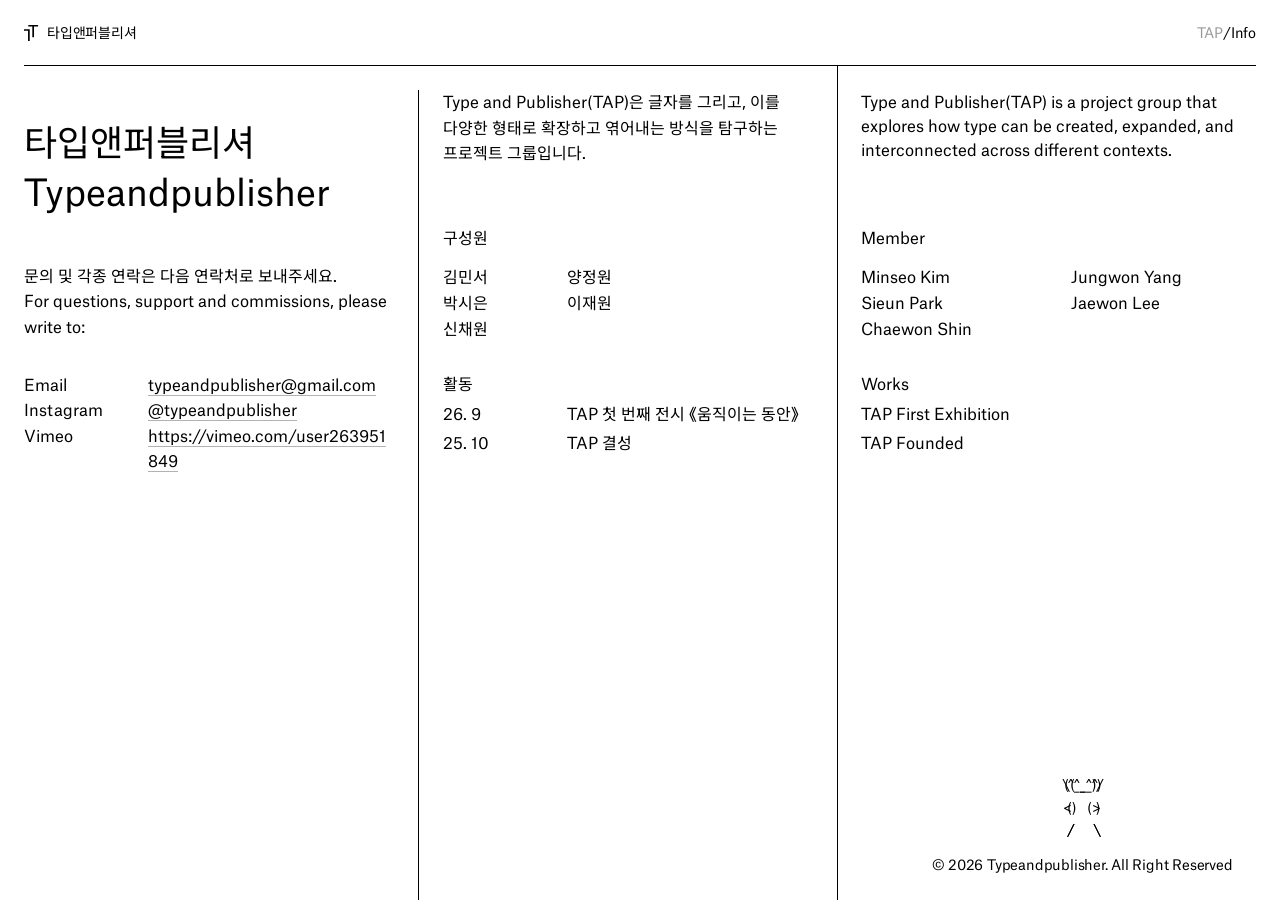
<file: index.html>
<!DOCTYPE html>
<html lang="ko">
<head>
<meta charset="utf-8"/>
<meta content="width=device-width, initial-scale=1.0" name="viewport"/>
<!-- 운영 시트(CSV)·사진 서버에 미리 연결해 첫 내용이 빨리 뜨게 한다. -->
<link crossorigin="" href="https://docs.google.com" rel="preconnect"/>
<link href="https://lh3.googleusercontent.com" rel="preconnect"/>
<title>TYPE AND PUBLISHER</title>
<meta content="Type and Publisher(TAP)은 글자를 그리고, 이를 다양한 형태로 확장하고 엮어내는 방식을 탐구하는 프로젝트 그룹입니다." name="description"/>
<link as="font" crossorigin="" href="/type/assets/fonts/AtlasGrotesk-Regular.woff2" rel="preload" type="font/woff2"/>
<link as="font" crossorigin="" href="/type/assets/fonts/NotoSansKR-Regular.woff2" rel="preload" type="font/woff2"/>
<!-- 글꼴과 시트 내용이 준비될 때까지 잠깐(최대 1.2초) 가렸다가 한 번에 보여준다(site.mjs). -->
<script>document.documentElement.classList.add('is-loading');setTimeout(function(){document.documentElement.classList.remove('is-loading')},1200)</script>
<link href="/type/assets/css/reset.css?v=30" rel="stylesheet"/>
<link href="/type/assets/css/main.css?v=32" rel="stylesheet"/>
<link href="/type/assets/css/preview.css?v=30" rel="stylesheet"/>
<link href="/type/assets/css/cms.css?v=35" rel="stylesheet"/>
<link href="/type/assets/css/site.css?v=18" rel="stylesheet"/>
<link href="/type/assets/css/tap-menu.css?v=1" rel="stylesheet"/>
<link href="https://typeandpublisher.kr/" rel="canonical"/>
<meta content="TYPE AND PUBLISHER" property="og:title"/>
<meta content="Type and Publisher(TAP)은 글자를 그리고, 이를 다양한 형태로 확장하고 엮어내는 방식을 탐구하는 프로젝트 그룹입니다." property="og:description"/>
<meta content="https://typeandpublisher.kr/" property="og:url"/>
<meta content="website" property="og:type"/>
<meta content="TYPE AND PUBLISHER" property="og:site_name"/>
<meta content="ko_KR" property="og:locale"/>
<meta content="https://typeandpublisher.kr/og-image-v2.png" property="og:image"/>
<meta content="1200" property="og:image:width"/>
<meta content="630" property="og:image:height"/>
<meta content="summary_large_image" name="twitter:card"/>
<!-- 파비콘: 구글 검색은 48의 배수 크기를 권장(48 ico · 96 png), iOS 홈 화면은 180 -->
<link href="/favicon.ico" rel="icon" sizes="48x48"/>
<link href="/favicon-96.png" rel="icon" sizes="96x96" type="image/png"/>
<link href="/apple-touch-icon.png" rel="apple-touch-icon"/>
<!-- 검색 결과에 보일 사이트 이름(TYPE AND PUBLISHER)과 단체 정보 -->
<script type="application/ld+json">{"@context": "https://schema.org", "@graph": [{"@type": "WebSite", "@id": "https://typeandpublisher.kr/#website", "name": "TYPE AND PUBLISHER", "alternateName": ["TAP", "타입앤퍼블리셔", "Type and Publisher", "Typeandpublisher"], "url": "https://typeandpublisher.kr/", "inLanguage": "ko", "publisher": {"@id": "https://typeandpublisher.kr/#org"}}, {"@type": "Organization", "@id": "https://typeandpublisher.kr/#org", "name": "TYPE AND PUBLISHER", "alternateName": ["TAP", "타입앤퍼블리셔", "Type and Publisher(TAP)"], "url": "https://typeandpublisher.kr/", "logo": "https://typeandpublisher.kr/favicon.png", "email": "typeandpublisher@gmail.com", "sameAs": ["https://www.instagram.com/typeandpublisher/", "https://vimeo.com/user263951849"]}]}</script>
</head>
<body class="site" data-page="info">
<!-- 시트·글꼴 준비가 0.35초 넘게 걸릴 때만 보이는 로딩 화면(site.css). 손을 흔드는 두 장면이 번갈아 나온다. -->
<div aria-hidden="true" class="loading-screen site-loading">
  <p class="loading-screen__face site-loading__face"><span>\( ˙o˙ )/</span><span>_( ˙o˙ )_</span></p>
  <div class="loading-screen__text">
    <span>Loading<span class="placeholder__dots"><span>.</span><span>.</span><span>.</span></span></span>
    <span>로딩 중이에요<span class="placeholder__dots"><span>.</span><span>.</span><span>.</span></span></span>
  </div>
</div>
<div class="topbar">
<a class="topbar__brand" href="/"><img alt="" class="topbar__mark" height="16" src="/type/assets/images/tap-symbol.svg" width="15"/>타입앤퍼블리셔</a>
<div class="topbar__nav"><a class="topbar__home" href="/">TAP</a><details class="type-menu"><summary aria-label="페이지 메뉴">/Info</summary><nav aria-label="페이지" class="type-menu__links"><a aria-current="page" href="/">TAP/<span class="type-menu__name">Info</span></a><a href="/archive/">TAP/<span class="type-menu__name">Archive</span></a><a href="/publish/">TAP/<span class="type-menu__name">Publish</span></a><a href="/type/">TAP/<span class="type-menu__name">Type</span></a></nav></details></div>
</div>

<main class="site-page">
  <div class="about-m"></div>
  <div class="about-d"></div>
  <footer class="site-end mobile-only">
    <span aria-hidden="true" class="footer__mark"><span>\(^__^)
 (    (&gt;
 /     \</span><span> (^__^)/
&lt;)     )
 /     \</span></span>
    <span class="footer__copy">© 2026 Typeandpublisher. All Right Reserved</span>
  </footer>
</main>

<template id="site-end">
  <footer class="site-end">
    <span aria-hidden="true" class="footer__mark"><span>\(^__^)
 (    (&gt;
 /     \</span><span> (^__^)/
&lt;)     )
 /     \</span></span>
    <span class="footer__copy">© 2026 Typeandpublisher. All Right Reserved</span>
  </footer>
</template>

<noscript><p class="site-page">Type and Publisher(TAP)은 글자를 그리고, 이를 다양한 형태로 확장하고 엮어내는 방식을 탐구하는 프로젝트 그룹입니다. typeandpublisher@gmail.com</p></noscript>

<!-- 운영 시트 Info 탭이 비었거나 불러오지 못할 때 보여줄 정적 사본. 시트 3행부터와 같은 열 구성. -->
<script id="info-seed" type="application/json">[{"제목 국문": "타입앤퍼블리셔", "제목 영문": "Typeandpublisher", "소개 국문": "Type and Publisher(TAP)은 글자를 그리고, 이를 다양한 형태로 확장하고 엮어내는 방식을 탐구하는 프로젝트 그룹입니다.", "소개 영문": "Type and Publisher(TAP) is a project group that explores how type can be created, expanded, and interconnected across different contexts.", "이미지": "", "이미지 설명": "", "문의 안내 국문": "문의 및 각종 연락은 다음 연락처로 보내주세요.", "문의 안내 영문": "For questions, support and commissions, please write to:", "탭 메뉴 색": "#15B9FF", "구성원 국문": "김민서", "구성원 영문": "Minseo Kim", "활동 날짜": "26. 9", "활동 국문": "TAP 첫 번째 전시 《움직이는 동안》", "활동 영문": "TAP First Exhibition", "연락처 항목 국문": "이메일", "연락처 항목 영문": "Email", "연락처 주소": "typeandpublisher@gmail.com"}, {"제목 국문": "", "제목 영문": "", "소개 국문": "", "소개 영문": "", "이미지": "", "이미지 설명": "", "문의 안내 국문": "", "문의 안내 영문": "", "탭 메뉴 색": "", "구성원 국문": "박시은", "구성원 영문": "Sieun Park", "활동 날짜": "25. 10", "활동 국문": "TAP 결성", "활동 영문": "TAP Founded", "연락처 항목 국문": "인스타그램", "연락처 항목 영문": "Instagram", "연락처 주소": "https://www.instagram.com/typeandpublisher/"}, {"제목 국문": "", "제목 영문": "", "소개 국문": "", "소개 영문": "", "이미지": "", "이미지 설명": "", "문의 안내 국문": "", "문의 안내 영문": "", "탭 메뉴 색": "", "구성원 국문": "신채원", "구성원 영문": "Chaewon Shin", "활동 날짜": "", "활동 국문": "", "활동 영문": "", "연락처 항목 국문": "비메오", "연락처 항목 영문": "Vimeo", "연락처 주소": "https://vimeo.com/user263951849"}, {"제목 국문": "", "제목 영문": "", "소개 국문": "", "소개 영문": "", "이미지": "", "이미지 설명": "", "문의 안내 국문": "", "문의 안내 영문": "", "탭 메뉴 색": "", "구성원 국문": "양정원", "구성원 영문": "Jungwon Yang", "활동 날짜": "", "활동 국문": "", "활동 영문": "", "연락처 항목 국문": "", "연락처 항목 영문": "", "연락처 주소": ""}, {"제목 국문": "", "제목 영문": "", "소개 국문": "", "소개 영문": "", "이미지": "", "이미지 설명": "", "문의 안내 국문": "", "문의 안내 영문": "", "탭 메뉴 색": "", "구성원 국문": "이재원", "구성원 영문": "Jaewon Lee", "활동 날짜": "", "활동 국문": "", "활동 영문": "", "연락처 항목 국문": "", "연락처 항목 영문": "", "연락처 주소": ""}]</script>
<script src="/type/assets/js/info.mjs?v=17" type="module"></script>
<script src="/type/assets/js/tap-menu.mjs?v=5" type="module"></script>
</body>
</html>
</file>
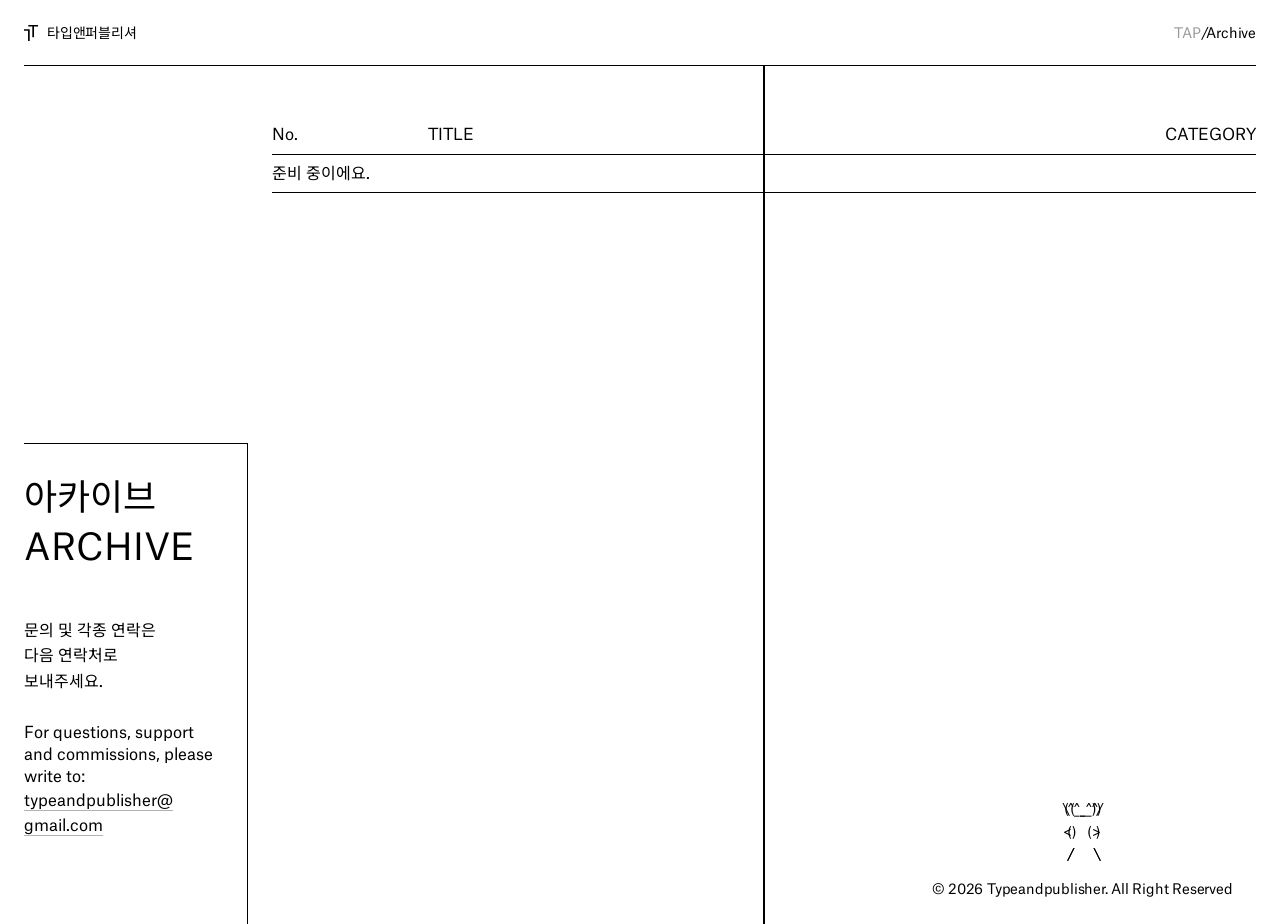
<file: archive/index.html>
<!DOCTYPE html>
<html lang="ko">
<head>
<meta charset="utf-8"/>
<meta content="width=device-width, initial-scale=1.0" name="viewport"/>
<!-- 운영 시트(CSV)·사진 서버에 미리 연결해 첫 내용이 빨리 뜨게 한다. -->
<link crossorigin="" href="https://docs.google.com" rel="preconnect"/>
<link href="https://lh3.googleusercontent.com" rel="preconnect"/>
<title>TYPE AND PUBLISHER | Archive</title>
<meta content="Type and Publisher(TAP)은 글자를 그리고, 이를 다양한 형태로 확장하고 엮어내는 방식을 탐구하는 프로젝트 그룹입니다." name="description"/>
<link as="font" crossorigin="" href="/type/assets/fonts/AtlasGrotesk-Regular.woff2" rel="preload" type="font/woff2"/>
<link as="font" crossorigin="" href="/type/assets/fonts/NotoSansKR-Regular.woff2" rel="preload" type="font/woff2"/>
<!-- 글꼴과 시트 내용이 준비될 때까지 잠깐(최대 1.2초) 가렸다가 한 번에 보여준다(site.mjs). -->
<script>document.documentElement.classList.add('is-loading');setTimeout(function(){document.documentElement.classList.remove('is-loading')},1200)</script>
<link href="/type/assets/css/reset.css?v=30" rel="stylesheet"/>
<link href="/type/assets/css/main.css?v=32" rel="stylesheet"/>
<link href="/type/assets/css/preview.css?v=30" rel="stylesheet"/>
<link href="/type/assets/css/cms.css?v=35" rel="stylesheet"/>
<link href="/type/assets/css/site.css?v=18" rel="stylesheet"/>
<link href="/type/assets/css/tap-menu.css?v=1" rel="stylesheet"/>
<link href="https://typeandpublisher.kr/archive/" rel="canonical"/>
<meta content="TYPE AND PUBLISHER" property="og:title"/>
<meta content="Type and Publisher(TAP)은 글자를 그리고, 이를 다양한 형태로 확장하고 엮어내는 방식을 탐구하는 프로젝트 그룹입니다." property="og:description"/>
<meta content="https://typeandpublisher.kr/archive/" property="og:url"/>
<meta content="website" property="og:type"/>
<meta content="TYPE AND PUBLISHER" property="og:site_name"/>
<meta content="ko_KR" property="og:locale"/>
<meta content="https://typeandpublisher.kr/og-image-v2.png" property="og:image"/>
<meta content="1200" property="og:image:width"/>
<meta content="630" property="og:image:height"/>
<meta content="summary_large_image" name="twitter:card"/>
<!-- 파비콘: 구글 검색은 48의 배수 크기를 권장(48 ico · 96 png), iOS 홈 화면은 180 -->
<link href="/favicon.ico" rel="icon" sizes="48x48"/>
<link href="/favicon-96.png" rel="icon" sizes="96x96" type="image/png"/>
<link href="/apple-touch-icon.png" rel="apple-touch-icon"/>
</head>
<body class="site" data-page="archive">
<!-- 시트·글꼴 준비가 0.35초 넘게 걸릴 때만 보이는 로딩 화면(site.css). 손을 흔드는 두 장면이 번갈아 나온다. -->
<div aria-hidden="true" class="loading-screen site-loading">
  <p class="loading-screen__face site-loading__face"><span>\( ˙o˙ )/</span><span>_( ˙o˙ )_</span></p>
  <div class="loading-screen__text">
    <span>Loading<span class="placeholder__dots"><span>.</span><span>.</span><span>.</span></span></span>
    <span>로딩 중이에요<span class="placeholder__dots"><span>.</span><span>.</span><span>.</span></span></span>
  </div>
</div>
<div class="topbar">
<a class="topbar__brand" href="/"><img alt="" class="topbar__mark" height="16" src="/type/assets/images/tap-symbol.svg" width="15"/>타입앤퍼블리셔</a>
<div class="topbar__nav"><a class="topbar__home" href="/">TAP</a><details class="type-menu"><summary aria-label="페이지 메뉴">/Archive</summary><nav aria-label="페이지" class="type-menu__links"><a href="/">TAP/<span class="type-menu__name">Info</span></a><a aria-current="page" href="/archive/">TAP/<span class="type-menu__name">Archive</span></a><a href="/publish/">TAP/<span class="type-menu__name">Publish</span></a><a href="/type/">TAP/<span class="type-menu__name">Type</span></a></nav></details></div>
</div>

<main class="site-page list-page">
  <aside class="list-side">
    <div class="list-thumb"><img alt="" hidden referrerpolicy="no-referrer"/></div>
    <div class="list-side__card">
      <h1 class="page-title">아카이브<br/>ARCHIVE</h1>
      <!-- 시트 탭의 '페이지 소개 국문/영문' 칸이 비어 있으면 이 연락처 안내가 그대로 나온다(site.mjs sideIntro) -->
      <div class="list-side__about">
        <p class="list-side__notice">문의 및 각종 연락은
다음 연락처로
보내주세요.</p>
        <p>For questions, support and commissions, please write to:</p>
        <p><a href="mailto:typeandpublisher@gmail.com">typeandpublisher@<wbr/>gmail.com</a></p>
      </div>
    </div>
  </aside>
  <div class="list-main">
    <h2 class="page-title mobile-only">아카이브</h2>
    <div class="archive-table" aria-live="polite"></div>
    <nav class="archive-pager" aria-label="페이지" data-tap-menu-ignore hidden></nav>
  <footer class="site-end">
    <span aria-hidden="true" class="footer__mark"><span>\(^__^)
 (    (&gt;
 /     \</span><span> (^__^)/
&lt;)     )
 /     \</span></span>
    <span class="footer__copy">© 2026 Typeandpublisher. All Right Reserved</span>
  </footer>
  </div>
</main>
<script id="archive-seed" type="application/json">[]</script>
<script src="/type/assets/js/archive.mjs?v=20" type="module"></script>
<script src="/type/assets/js/tap-menu.mjs?v=5" type="module"></script>
</body>
</html>
</file>
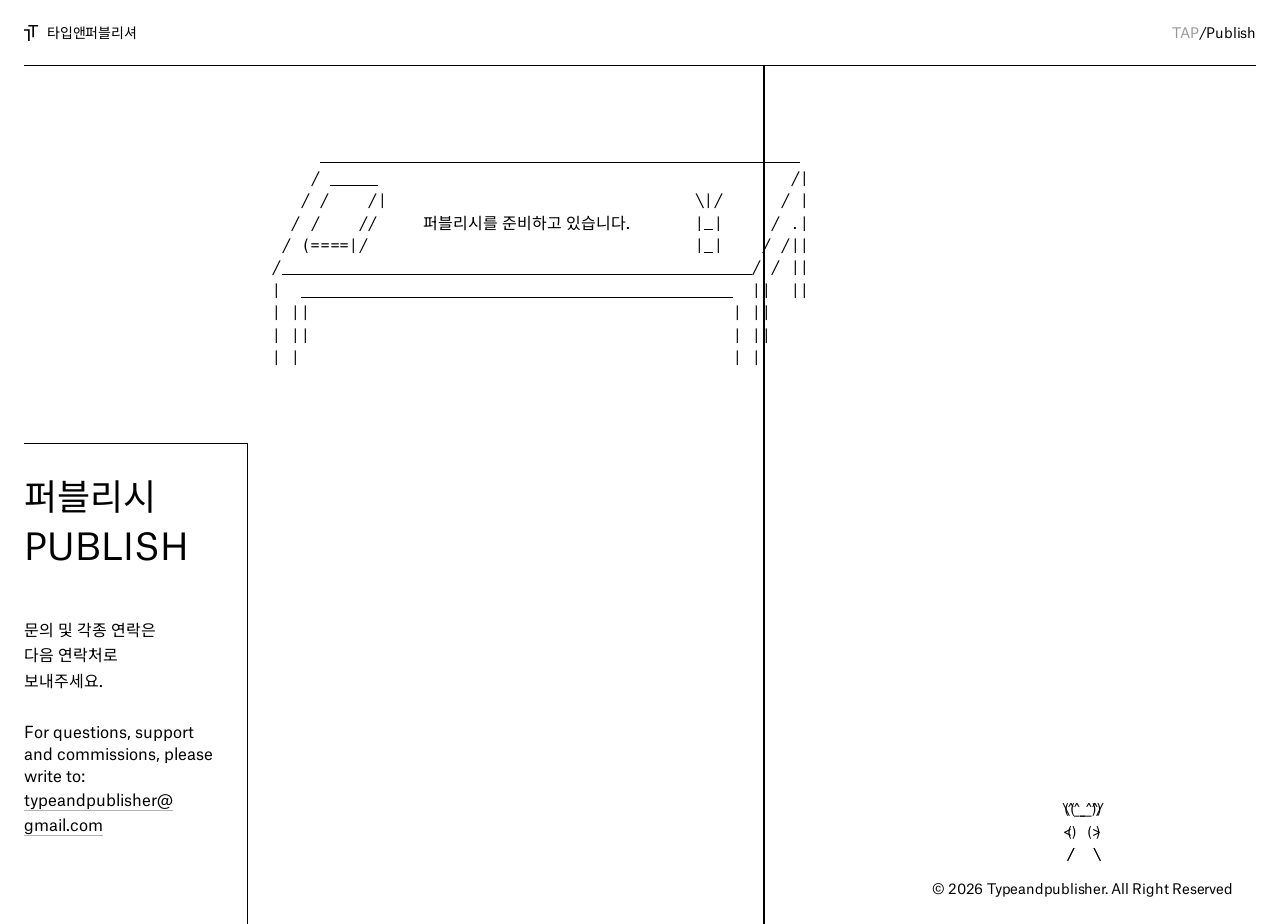
<file: publish/index.html>
<!DOCTYPE html>
<html lang="ko">
<head>
<meta charset="utf-8"/>
<meta content="width=device-width, initial-scale=1.0" name="viewport"/>
<!-- 운영 시트(CSV)·사진 서버에 미리 연결해 첫 내용이 빨리 뜨게 한다. -->
<link crossorigin="" href="https://docs.google.com" rel="preconnect"/>
<title>TYPE AND PUBLISHER | Publish</title>
<meta content="Type and Publisher(TAP)은 글자를 그리고, 이를 다양한 형태로 확장하고 엮어내는 방식을 탐구하는 프로젝트 그룹입니다." name="description"/>
<link as="font" crossorigin="" href="/type/assets/fonts/AtlasGrotesk-Regular.woff2" rel="preload" type="font/woff2"/>
<link as="font" crossorigin="" href="/type/assets/fonts/NotoSansKR-Regular.woff2" rel="preload" type="font/woff2"/>
<!-- 글꼴과 시트 내용이 준비될 때까지 잠깐(최대 1.2초) 가렸다가 한 번에 보여준다(site.mjs). -->
<script>document.documentElement.classList.add('is-loading');setTimeout(function(){document.documentElement.classList.remove('is-loading')},1200)</script>
<link href="/type/assets/css/reset.css?v=30" rel="stylesheet"/>
<link href="/type/assets/css/main.css?v=32" rel="stylesheet"/>
<link href="/type/assets/css/preview.css?v=30" rel="stylesheet"/>
<link href="/type/assets/css/cms.css?v=35" rel="stylesheet"/>
<link href="/type/assets/css/site.css?v=18" rel="stylesheet"/>
<link href="/type/assets/css/tap-menu.css?v=1" rel="stylesheet"/>
<link href="https://typeandpublisher.kr/publish/" rel="canonical"/>
<meta content="TYPE AND PUBLISHER" property="og:title"/>
<meta content="Type and Publisher(TAP)은 글자를 그리고, 이를 다양한 형태로 확장하고 엮어내는 방식을 탐구하는 프로젝트 그룹입니다." property="og:description"/>
<meta content="https://typeandpublisher.kr/publish/" property="og:url"/>
<meta content="website" property="og:type"/>
<meta content="TYPE AND PUBLISHER" property="og:site_name"/>
<meta content="ko_KR" property="og:locale"/>
<meta content="https://typeandpublisher.kr/og-image-v2.png" property="og:image"/>
<meta content="1200" property="og:image:width"/>
<meta content="630" property="og:image:height"/>
<meta content="summary_large_image" name="twitter:card"/>
<!-- 파비콘: 구글 검색은 48의 배수 크기를 권장(48 ico · 96 png), iOS 홈 화면은 180 -->
<link href="/favicon.ico" rel="icon" sizes="48x48"/>
<link href="/favicon-96.png" rel="icon" sizes="96x96" type="image/png"/>
<link href="/apple-touch-icon.png" rel="apple-touch-icon"/>
</head>
<body class="site" data-page="publish">
<!-- 시트·글꼴 준비가 0.35초 넘게 걸릴 때만 보이는 로딩 화면(site.css). -->
<div aria-hidden="true" class="loading-screen site-loading">
  <p class="loading-screen__face site-loading__face"><span>\( ˙o˙ )/</span><span>_( ˙o˙ )_</span></p>
  <div class="loading-screen__text">
    <span>Loading<span class="placeholder__dots"><span>.</span><span>.</span><span>.</span></span></span>
    <span>로딩 중이에요<span class="placeholder__dots"><span>.</span><span>.</span><span>.</span></span></span>
  </div>
</div>
<div class="topbar">
<a class="topbar__brand" href="/"><img alt="" class="topbar__mark" height="16" src="/type/assets/images/tap-symbol.svg" width="15"/>타입앤퍼블리셔</a>
<div class="topbar__nav"><a class="topbar__home" href="/">TAP</a><details class="type-menu"><summary aria-label="페이지 메뉴">/Publish</summary><nav aria-label="페이지" class="type-menu__links"><a href="/">TAP/<span class="type-menu__name">Info</span></a><a href="/archive/">TAP/<span class="type-menu__name">Archive</span></a><a aria-current="page" href="/publish/">TAP/<span class="type-menu__name">Publish</span></a><a href="/type/">TAP/<span class="type-menu__name">Type</span></a></nav></details></div>
</div>

<main class="site-page list-page">
  <aside class="list-side">
    <div class="list-thumb"></div>
    <div class="list-side__card">
      <h1 class="page-title">퍼블리시<br/>PUBLISH</h1>
      <!-- 시트 탭의 '페이지 소개 국문/영문' 칸이 비어 있으면 연락처 안내가 그대로 나옴. -->
      <div class="list-side__about">
        <p class="list-side__notice">문의 및 각종 연락은
다음 연락처로
보내주세요.</p>
        <p>For questions, support and commissions, please write to:</p>
        <p><a href="mailto:typeandpublisher@gmail.com">typeandpublisher@<wbr/>gmail.com</a></p>
      </div>
    </div>
  </aside>
  <div class="list-main">
    <h2 class="page-title mobile-only">퍼블리시</h2>
    <!-- 출간물이 정해지기 전까지 보여주는 그림(아스키 아트 by pjb, 출처는 이 페이지 웹 크레딧 말풍선에).
         그림은 아래 pre 안의 칸 수 그대로 그려진다: 왼쪽 12칸(책)과 오른쪽 15칸(사과·책상 다리)은 고정,
         그 사이 가운데 칸은 화면 폭에 맞춰 늘고 줄며 문구(.soon__text)가 들어간다.
         책 더미(1~3권)와 오른쪽 물건(연필꽂이·커피잔·조명·화분)은 접속할 때마다 publish.mjs가 무작위로 바꿔 그린다. -->
    <figure class="soon">
      <pre class="soon__art" aria-hidden="true">    _____
   /    /|_ ___________________________________________
  /    // /|                                          /|
 (====|/ //                                 \|/      / |
  (=====|/                                  |_|     / .|
 (====|/                                    |_|    / /||
/_________________________________________________/ / ||
|  _____________________________________________  ||  ||
| ||                                            | ||
| ||                                            | ||
| |                                             | |</pre>
      <figcaption class="soon__text">퍼블리시를 준비하고 있습니다.</figcaption>
    </figure>
  <footer class="site-end">
    <span aria-hidden="true" class="footer__mark"><span>\(^__^)
 (    (&gt;
 /     \</span><span> (^__^)/
&lt;)     )
 /     \</span></span>
    <span class="footer__copy">© 2026 Typeandpublisher. All Right Reserved</span>
  </footer>
  </div>
</main>
<script src="/type/assets/js/publish.mjs?v=20" type="module"></script>
<script src="/type/assets/js/tap-menu.mjs?v=5" type="module"></script>
</body>
</html>
</file>
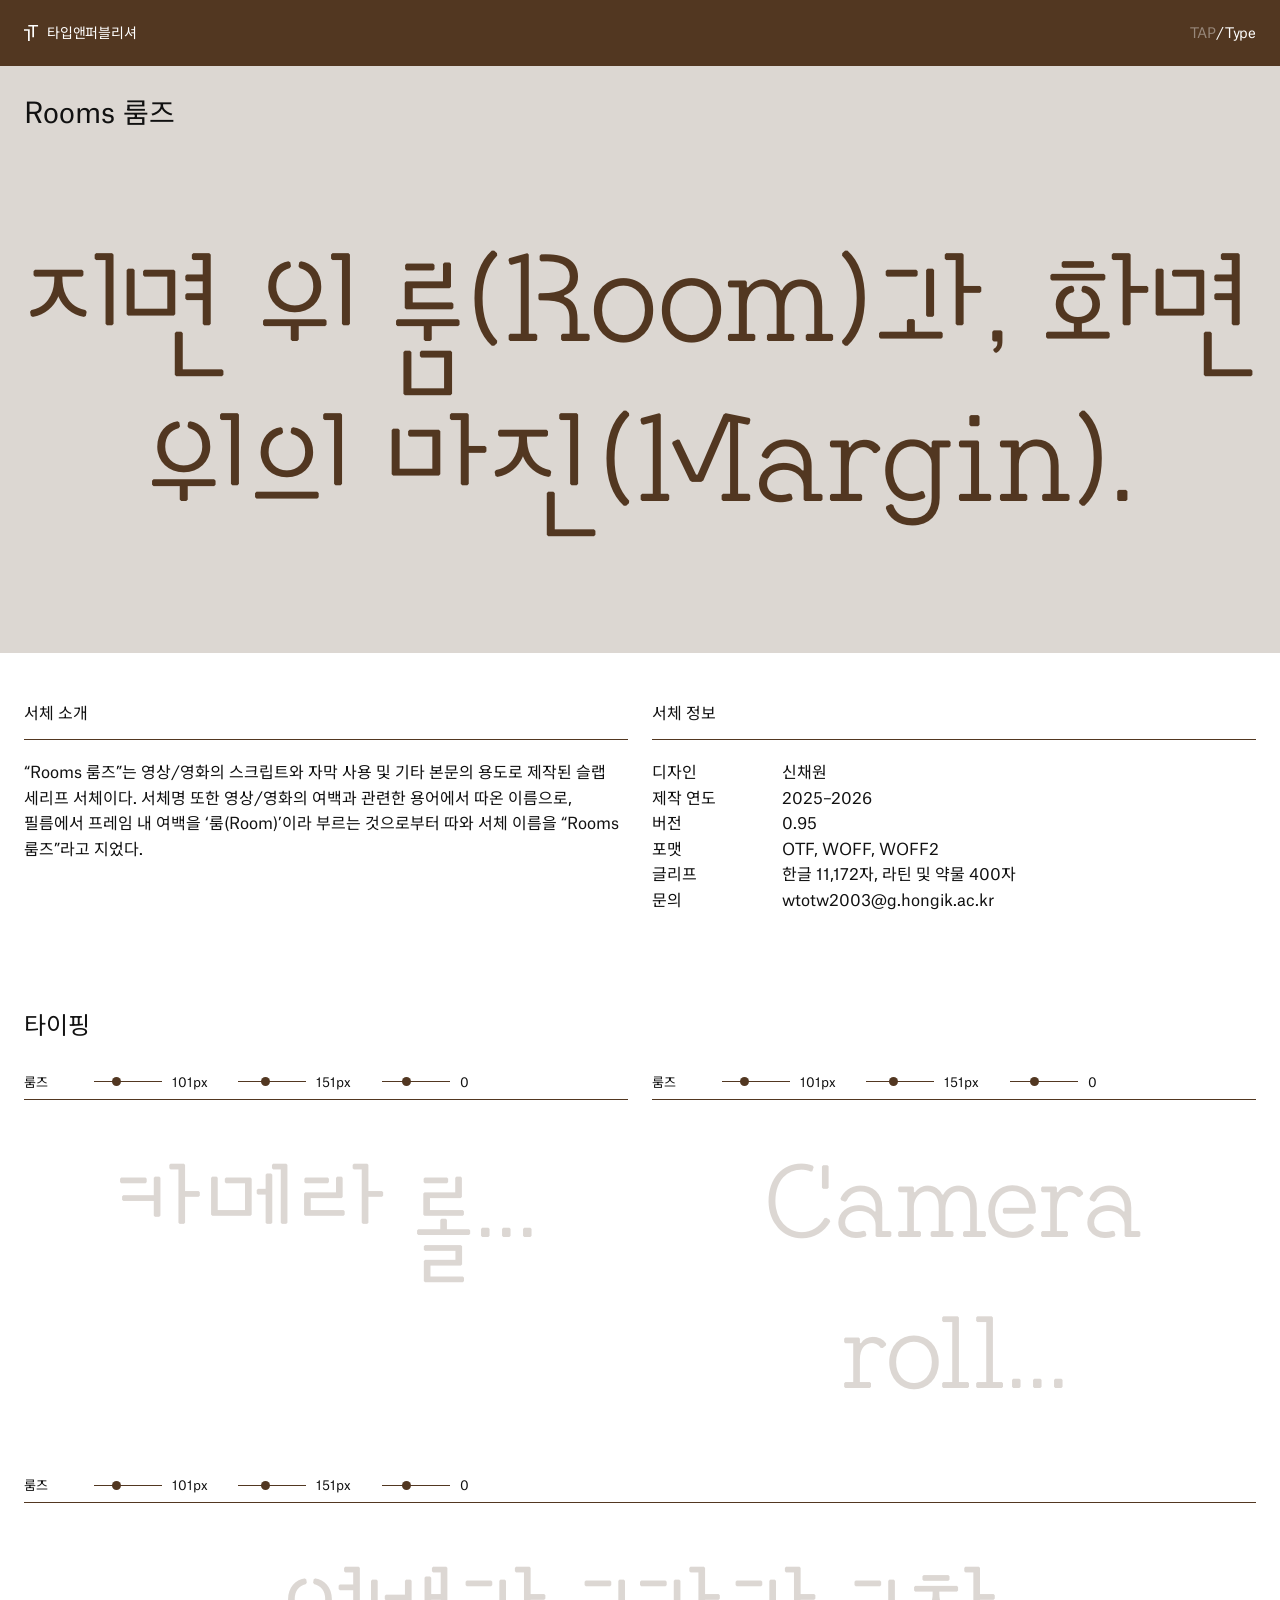
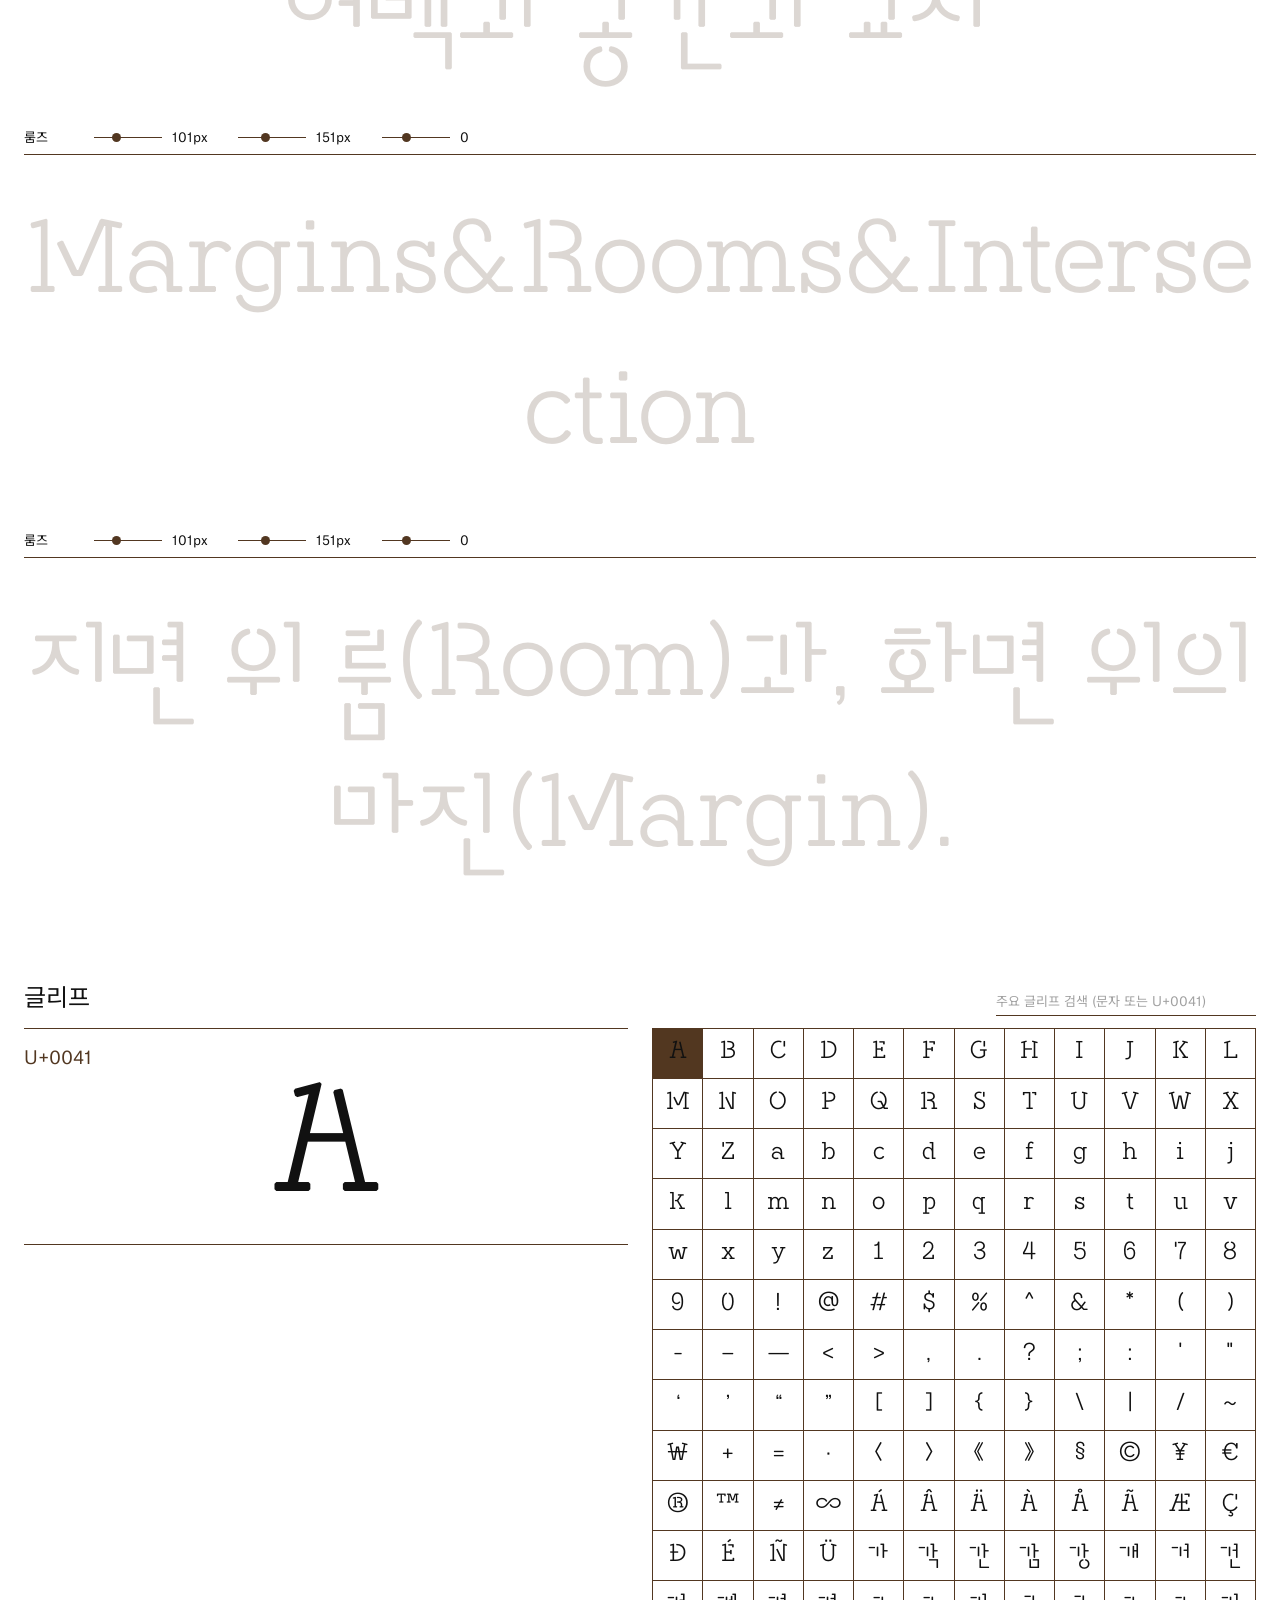
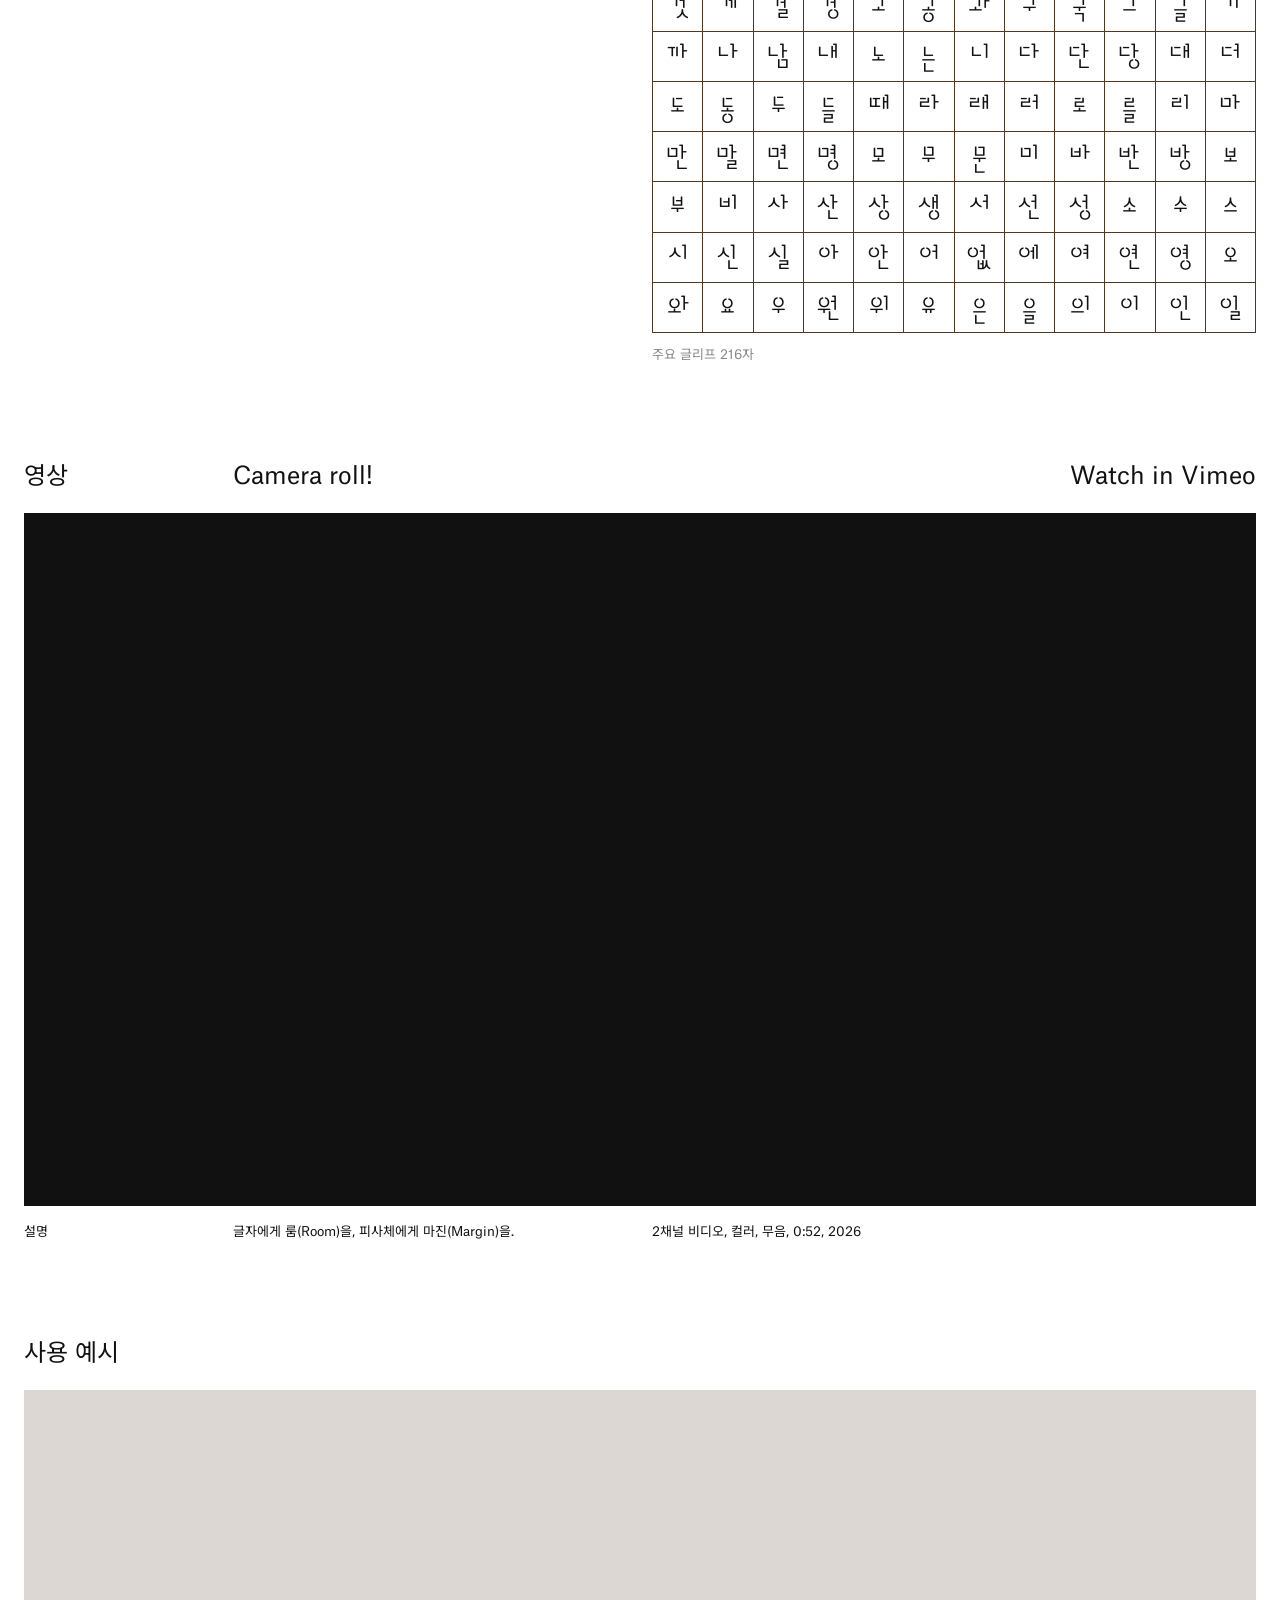
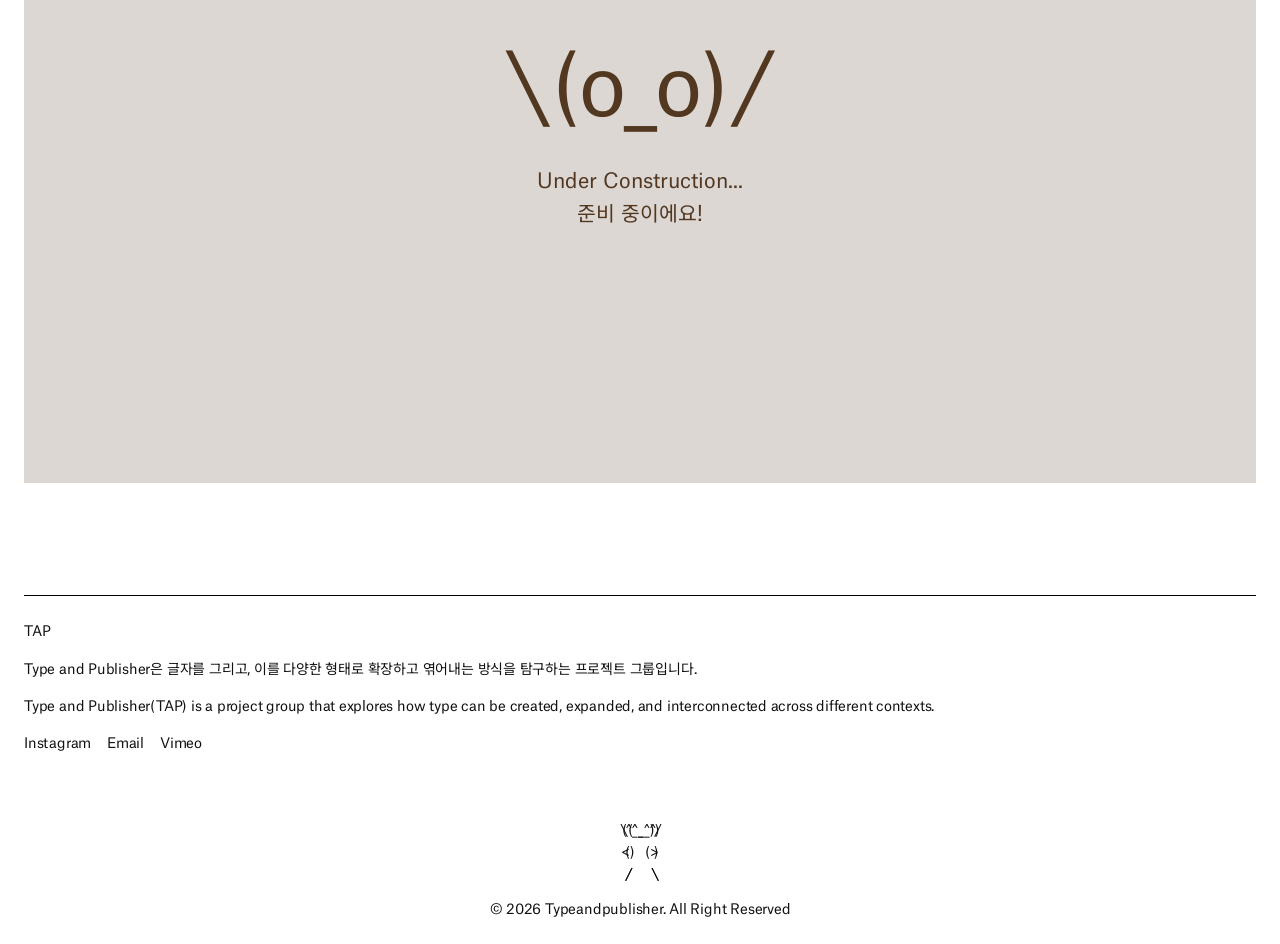
<file: type/index.html>
<!doctype html>
<html lang="ko"><head><meta charset="utf-8"><meta name="viewport" content="width=device-width,initial-scale=1">
<title>TYPE AND PUBLISHER | Type</title><link rel="icon" sizes="48x48" href="/favicon.ico"><meta name="robots" content="noindex">
<script>
const pages = ['cake','giul','rooms','umm','witz'];
location.replace('/type/' + pages[Math.floor(Math.random() * pages.length)] + '/');
</script>
<noscript><meta http-equiv="refresh" content="0;url=/type/cake/"></noscript>
</head><body>
</body></html>
</file>
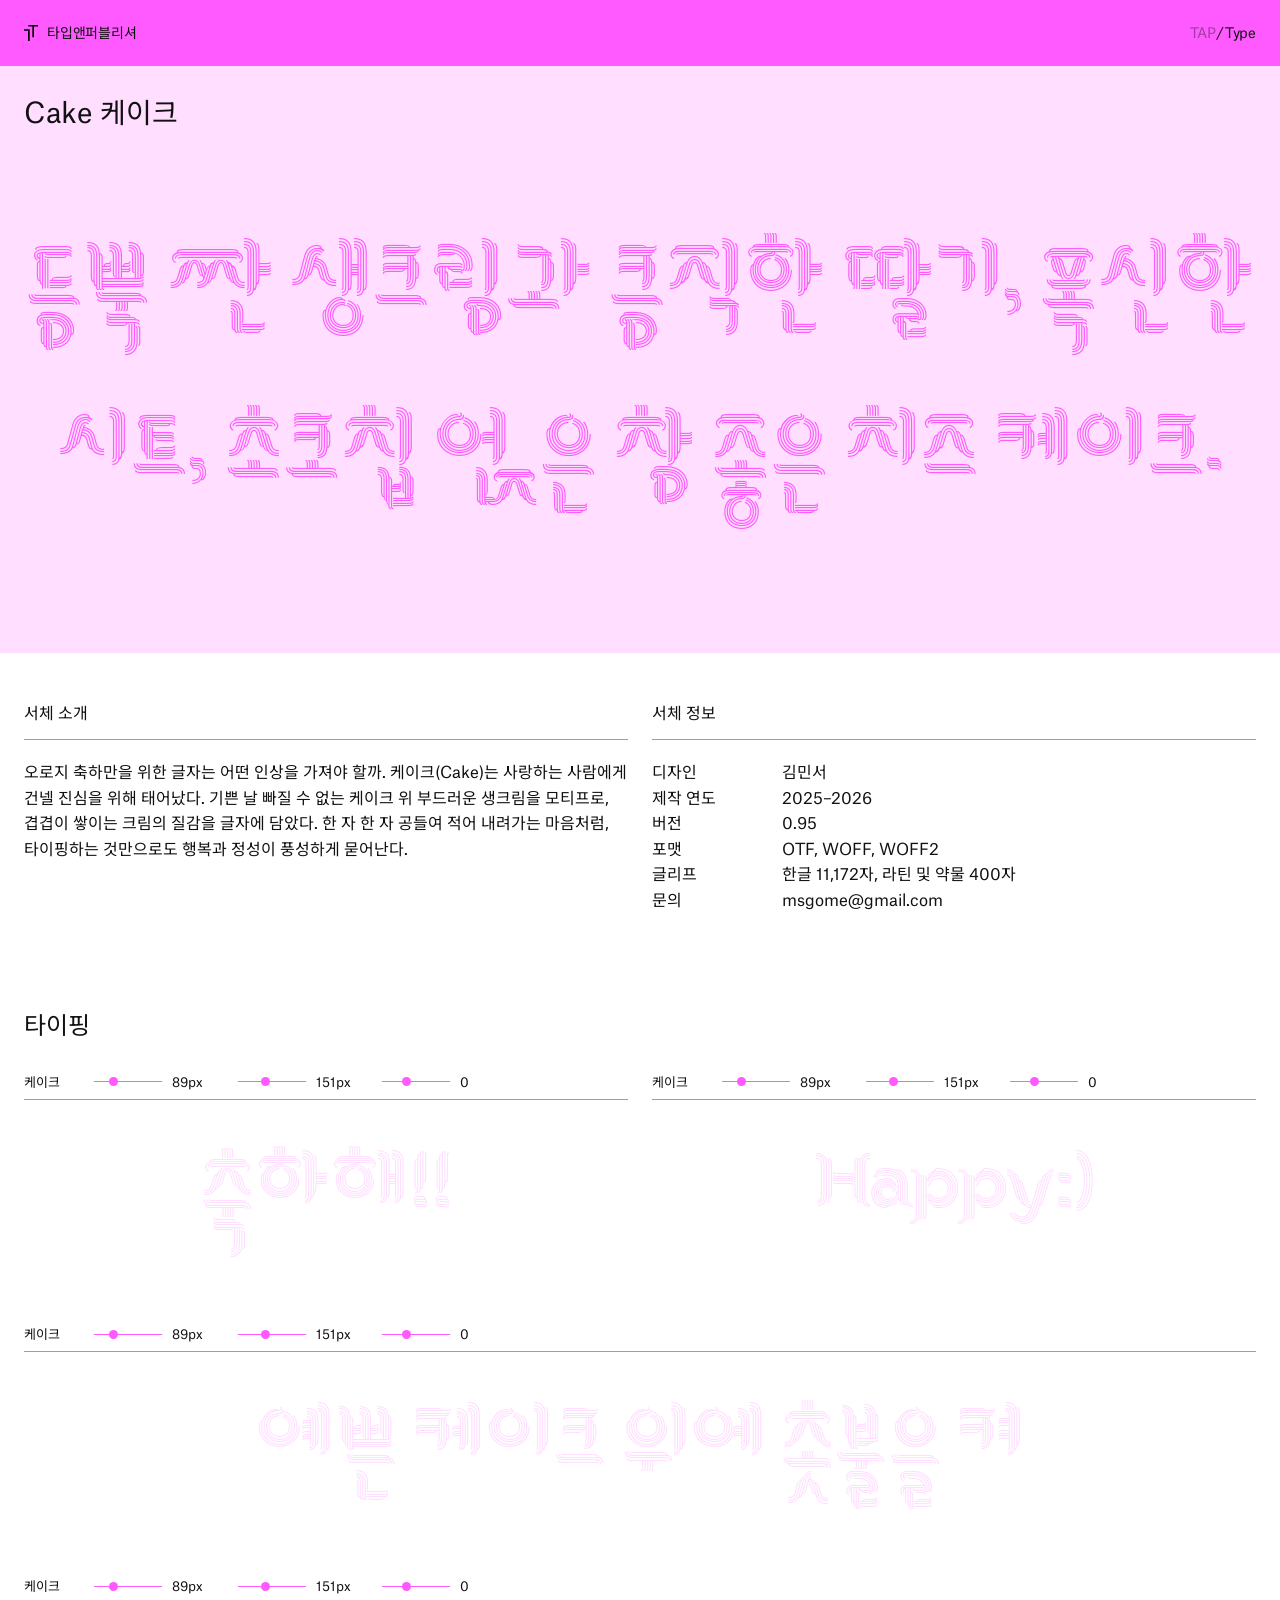
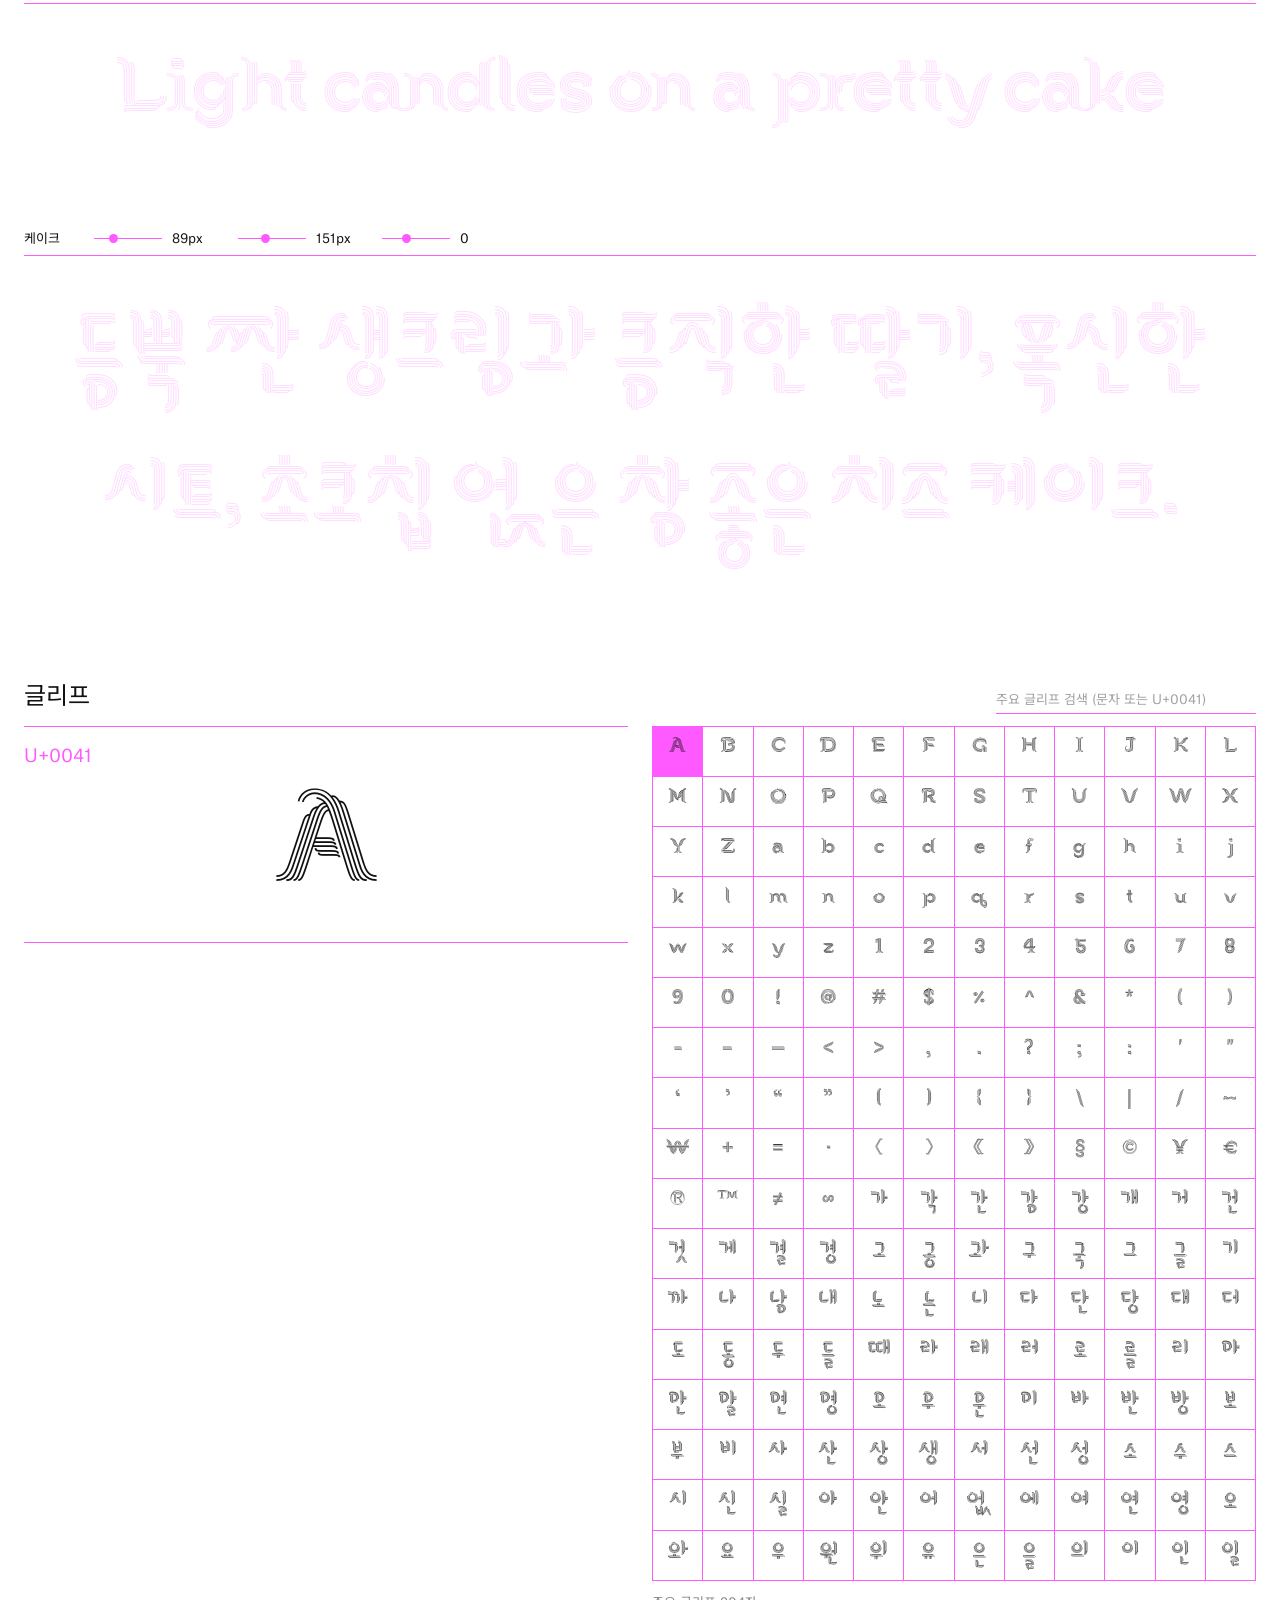
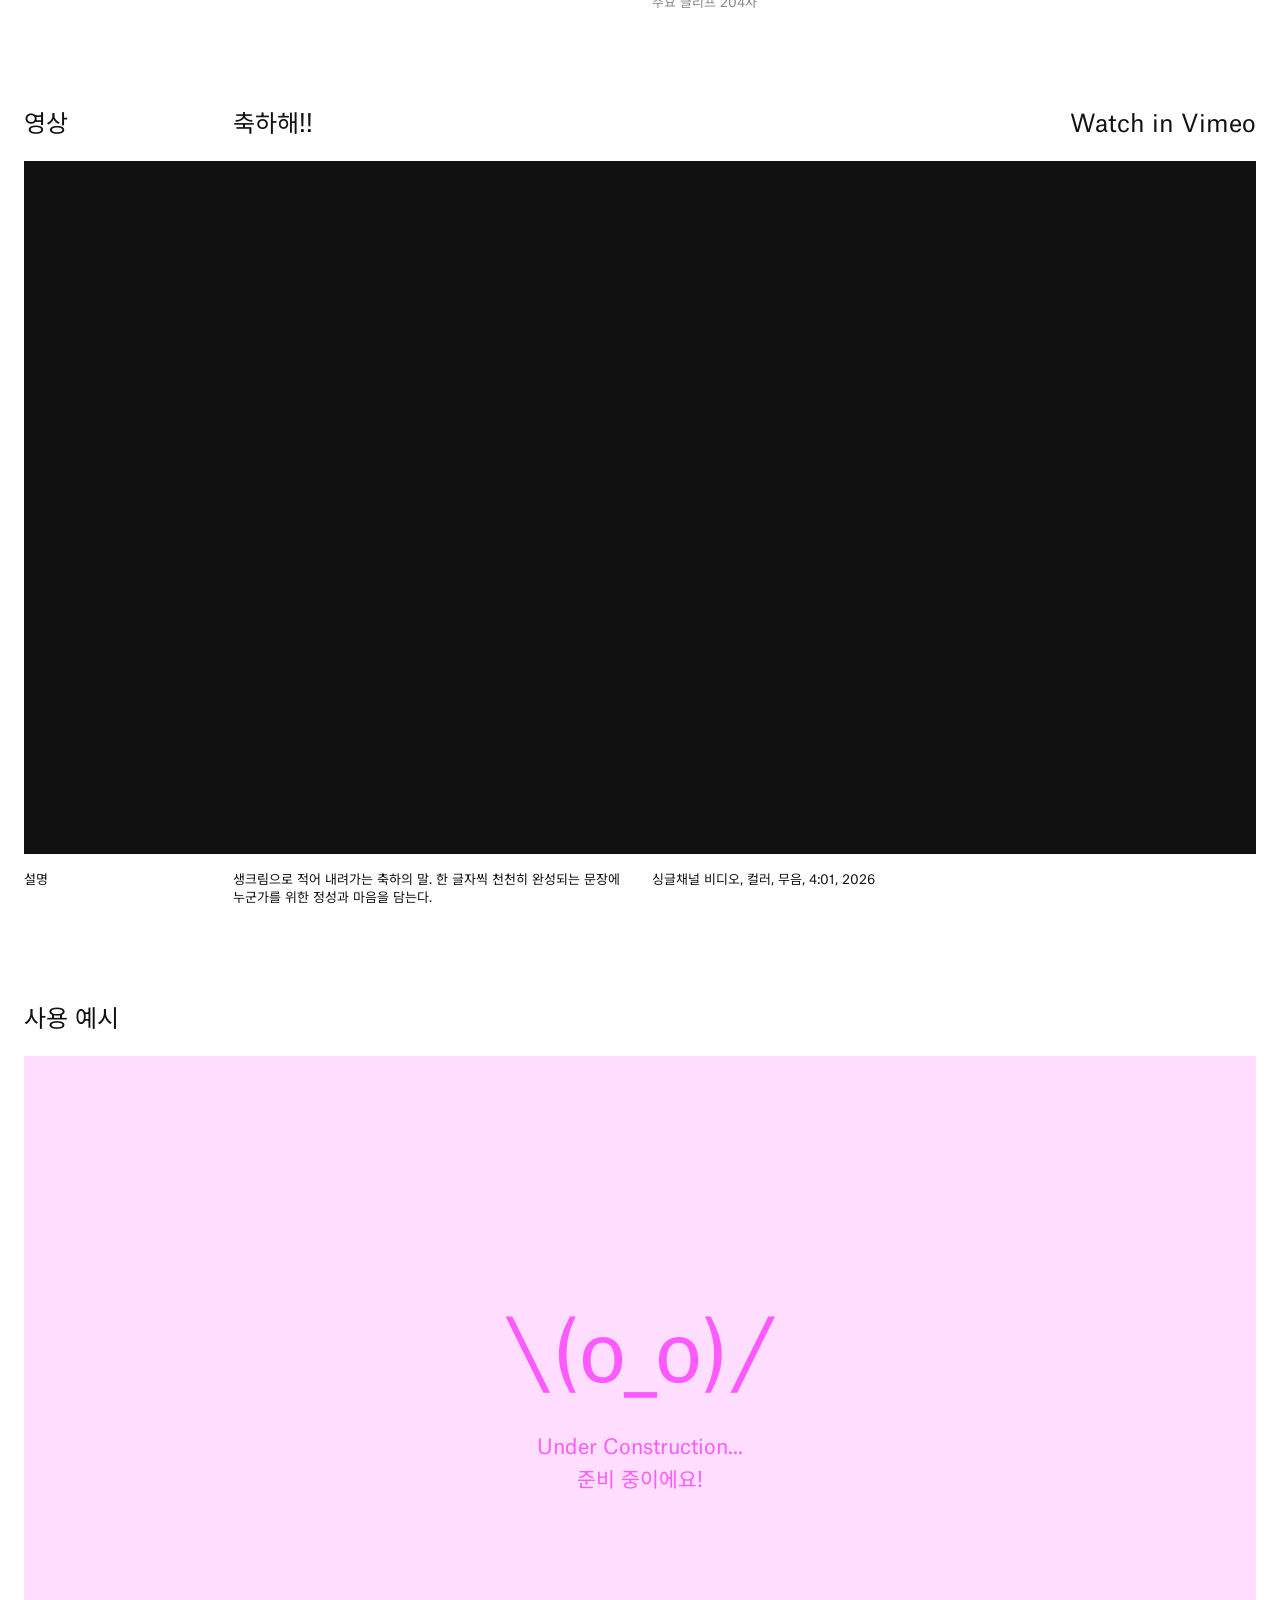
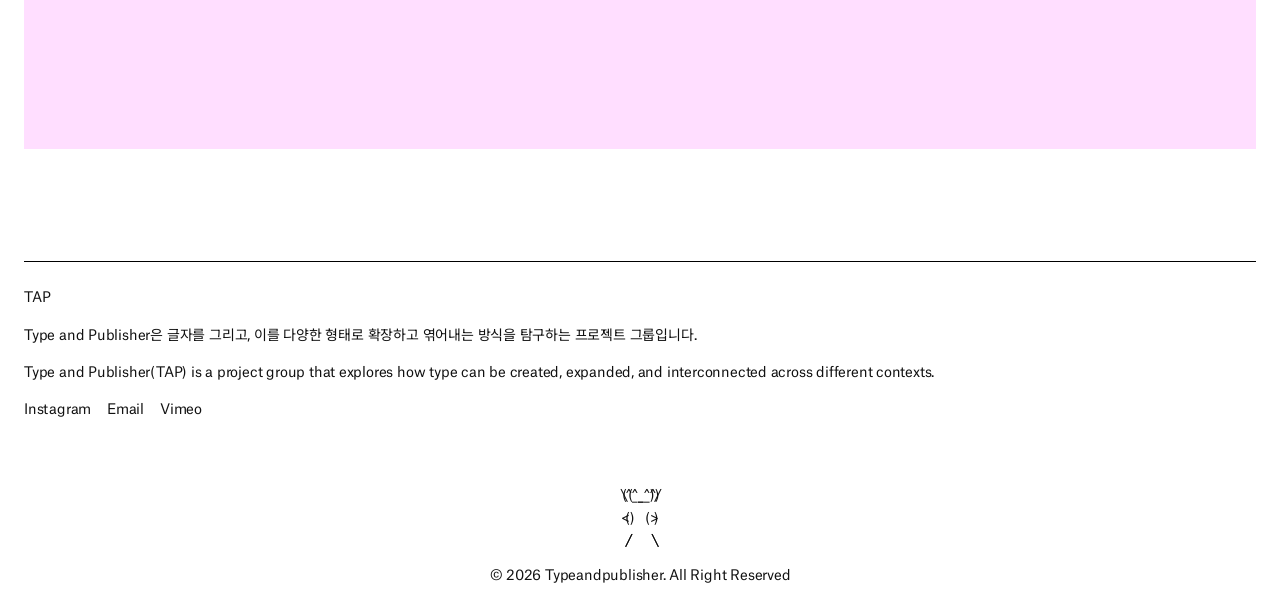
<file: type/cake/index.html>
<!DOCTYPE html>

<html lang="ko">
<head>
<meta charset="utf-8"/>
<meta content="width=device-width, initial-scale=1.0" name="viewport"/><link crossorigin="" href="https://docs.google.com" rel="preconnect"/>
<title>TYPE AND PUBLISHER | Cake 케이크</title>
<meta content="Type and Publisher(TAP)은 글자를 그리고, 이를 다양한 형태로 확장하고 엮어내는 방식을 탐구하는 프로젝트 그룹입니다." name="description"/>
<link as="font" crossorigin="" href="/type/assets/fonts/Cake-Regular.woff2" rel="preload" type="font/woff2"/>
<link as="font" crossorigin="" href="/type/assets/fonts/AtlasGrotesk-Regular.woff2" rel="preload" type="font/woff2"/>
<link as="font" crossorigin="" href="/type/assets/fonts/NotoSansKR-Regular.woff2" rel="preload" type="font/woff2"/>
<link href="/type/assets/css/reset.css?v=45" rel="stylesheet"/>
<link href="/type/assets/css/main.css?v=45" rel="stylesheet"/>
<link href="/type/assets/css/preview.css?v=45" rel="stylesheet"/>
<link href="/type/assets/css/tap-menu.css?v=45" rel="stylesheet"/>
<link href="https://typeandpublisher.kr/type/cake/" rel="canonical"/><meta content="TYPE AND PUBLISHER" property="og:title"/><meta content="Type and Publisher(TAP)은 글자를 그리고, 이를 다양한 형태로 확장하고 엮어내는 방식을 탐구하는 프로젝트 그룹입니다." property="og:description"/><meta content="https://typeandpublisher.kr/type/cake/" property="og:url"/><meta content="website" property="og:type"/><meta content="https://typeandpublisher.kr/og-image-v2.png" property="og:image"/><meta content="1200" property="og:image:width"/><meta content="630" property="og:image:height"/><meta content="TYPE AND PUBLISHER" property="og:site_name"/><meta content="ko_KR" property="og:locale"/><meta content="summary_large_image" name="twitter:card"/><link href="/type/assets/css/cms.css?v=45" rel="stylesheet"/><link href="/favicon.ico" rel="icon" sizes="48x48"/><link href="/favicon-96.png" rel="icon" sizes="96x96" type="image/png"/><link href="/apple-touch-icon.png" rel="apple-touch-icon"/></head>
<body data-slug="cake" style="--main:#ff5aff;--sub:#ff5aff33;--font-display:'Type-cake',var(--font-ui);--font-glyph:'Glyph-cake',var(--font-ui)">
<div class="loading-screen" id="loading-screen">
<p class="loading-screen__face">┗<span class="paren">(</span> ˙o˙ <span class="paren">)</span>┓<span aria-hidden="true" class="loading-trail"><span>三</span><span>三</span><span>三</span><span>三</span><span>三</span></span></p>
<div class="loading-screen__text">
<span>Loading<span aria-hidden="true" class="placeholder__dots"><span>.</span><span>.</span><span>.</span></span></span>
<span>로딩 중이에요<span aria-hidden="true" class="placeholder__dots"><span>.</span><span>.</span><span>.</span></span></span>
</div>
</div>
<script src="/type/assets/js/loading-screen.js?v=45"></script>
<div class="topbar">
<a class="topbar__brand" href="/"><img alt="" class="topbar__mark" height="16" src="/type/assets/images/tap-symbol.svg" width="15"/>타입앤퍼블리셔</a>
<div class="topbar__nav"><a class="topbar__home" href="/">TAP</a><details class="type-menu"><summary aria-label="서체 페이지 메뉴">/Type</summary><nav aria-label="서체 페이지" class="type-menu__links"><a aria-current="page" href="/type/cake/" style="--item-main:#ff5aff">TAP/Type/<span class="type-menu__name">Cake</span></a><a href="/type/giul/" style="--item-main:#008cf4">TAP/Type/<span class="type-menu__name">Giul</span></a><a href="/type/rooms/" style="--item-main:#523721">TAP/Type/<span class="type-menu__name">Rooms</span></a><a href="/type/umm/" style="--item-main:#777777">TAP/Type/<span class="type-menu__name">Umm</span></a><a href="/type/witz/" style="--item-main:#41515C">TAP/Type/<span class="type-menu__name">Witz</span></a></nav></details></div>
</div>
<header class="hero">
<div class="container">
<h1 class="hero__title">Cake 케이크</h1>
<div class="hero__stage"><p class="hero__headline">듬뿍 짠 생크림과 큼직한 딸기, 폭신한 시트, 초코칩 얹은 참 좋은 치즈 케이크.</p></div>
</div>
</header>
<section class="section info">
<div class="container info__grid">
<div class="info__col">
<p class="info__heading">서체 소개</p>
<div class="rule"></div>
<button aria-label="서체 소개: English로 전환" class="info__body language-toggle" lang="ko" type="button">오로지 축하만을 위한 글자는 어떤 인상을 가져야 할까. 케이크(Cake)는 사랑하는 사람에게 건넬 진심을 위해 태어났다. 기쁜 날 빠질 수 없는 케이크 위 부드러운 생크림을 모티프로, 겹겹이 쌓이는 크림의 질감을 글자에 담았다. 한 자 한 자 공들여 적어 내려가는 마음처럼, 타이핑하는 것만으로도 행복과 정성이 풍성하게 묻어난다.</button>
</div>
<div class="info__col">
<p class="info__heading">서체 정보</p>
<div class="rule"></div>
<table class="info__table">
<tbody><tr><th scope="row">디자인</th><td>김민서</td></tr><tr><th scope="row">제작 연도</th><td>2025–2026</td></tr><tr><th scope="row">버전</th><td>0.95</td></tr><tr><th scope="row">포맷</th><td>OTF, WOFF, WOFF2</td></tr><tr><th scope="row">글리프</th><td>한글 11,172자, 라틴 및 약물 400자</td></tr><tr><th scope="row">문의</th><td>msgome@gmail.com</td></tr></tbody>
</table>
</div>
</div>
</section>
<section class="section typing">
<div class="container">
<p class="section-label">타이핑</p>
<div class="typing__rows">
<div class="typing__row typing__row--split">
<div class="typing__box">
<div class="typing__meta">
<span class="typing__id">케이크</span>
<span class="typing__control"><input aria-label="글자 크기" data-role="size" max="300" min="16" step="1" type="range" value="160"/><span class="typing__control-value"><span data-out="size">160</span>px</span></span>
<span class="typing__control"><input aria-label="행간" data-role="leading" max="360" min="16" step="1" type="range" value="180"/><span class="typing__control-value"><span data-out="leading">180</span>px</span></span>
<span class="typing__control"><input aria-label="자간" data-role="tracking" max="40" min="-20" step="1" type="range" value="0"/><span class="typing__control-value"><span data-out="tracking">0</span></span></span>
</div>
<div class="rule"></div>
<div aria-label="타이핑 예문 1" aria-multiline="true" class="typing__text" contenteditable="true" role="textbox" spellcheck="false">축하해!!</div>
</div>
<div class="typing__box">
<div class="typing__meta">
<span class="typing__id">케이크</span>
<span class="typing__control"><input aria-label="글자 크기" data-role="size" max="300" min="16" step="1" type="range" value="160"/><span class="typing__control-value"><span data-out="size">160</span>px</span></span>
<span class="typing__control"><input aria-label="행간" data-role="leading" max="360" min="16" step="1" type="range" value="180"/><span class="typing__control-value"><span data-out="leading">180</span>px</span></span>
<span class="typing__control"><input aria-label="자간" data-role="tracking" max="40" min="-20" step="1" type="range" value="0"/><span class="typing__control-value"><span data-out="tracking">0</span></span></span>
</div>
<div class="rule"></div>
<div aria-label="타이핑 예문 2" aria-multiline="true" class="typing__text" contenteditable="true" role="textbox" spellcheck="false">Happy:)</div>
</div>
</div>
<div class="typing__row">
<div class="typing__box">
<div class="typing__meta">
<span class="typing__id">케이크</span>
<span class="typing__control"><input aria-label="글자 크기" data-role="size" max="300" min="16" step="1" type="range" value="160"/><span class="typing__control-value"><span data-out="size">160</span>px</span></span>
<span class="typing__control"><input aria-label="행간" data-role="leading" max="360" min="16" step="1" type="range" value="180"/><span class="typing__control-value"><span data-out="leading">180</span>px</span></span>
<span class="typing__control"><input aria-label="자간" data-role="tracking" max="40" min="-20" step="1" type="range" value="0"/><span class="typing__control-value"><span data-out="tracking">0</span></span></span>
</div>
<div class="rule"></div>
<div aria-label="타이핑 예문 3" aria-multiline="true" class="typing__text" contenteditable="true" role="textbox" spellcheck="false">예쁜 케이크 위에 촛불을 켜</div>
</div>
</div>
<div class="typing__row">
<div class="typing__box">
<div class="typing__meta">
<span class="typing__id">케이크</span>
<span class="typing__control"><input aria-label="글자 크기" data-role="size" max="300" min="16" step="1" type="range" value="120"/><span class="typing__control-value"><span data-out="size">120</span>px</span></span>
<span class="typing__control"><input aria-label="행간" data-role="leading" max="360" min="16" step="1" type="range" value="180"/><span class="typing__control-value"><span data-out="leading">180</span>px</span></span>
<span class="typing__control"><input aria-label="자간" data-role="tracking" max="40" min="-20" step="1" type="range" value="0"/><span class="typing__control-value"><span data-out="tracking">0</span></span></span>
</div>
<div class="rule"></div>
<div aria-label="타이핑 예문 4" aria-multiline="true" class="typing__text" contenteditable="true" role="textbox" spellcheck="false">Light candles on a pretty cake</div>
</div>
</div>
<div class="typing__row">
<div class="typing__box">
<div class="typing__meta">
<span class="typing__id">케이크</span>
<span class="typing__control"><input aria-label="글자 크기" data-role="size" max="300" min="16" step="1" type="range" value="160"/><span class="typing__control-value"><span data-out="size">160</span>px</span></span>
<span class="typing__control"><input aria-label="행간" data-role="leading" max="360" min="16" step="1" type="range" value="180"/><span class="typing__control-value"><span data-out="leading">180</span>px</span></span>
<span class="typing__control"><input aria-label="자간" data-role="tracking" max="40" min="-20" step="1" type="range" value="0"/><span class="typing__control-value"><span data-out="tracking">0</span></span></span>
</div>
<div class="rule"></div>
<div aria-label="타이핑 예문 5" aria-multiline="true" class="typing__text" contenteditable="true" role="textbox" spellcheck="false">듬뿍 짠 생크림과 큼직한 딸기, 폭신한 시트, 초코칩 얹은 참 좋은 치즈 케이크.</div>
</div>
</div>
</div>
</div>
</section>
<section class="section glyphs">
<div class="container">
<div class="glyphs__head">
<p class="section-label">글리프</p>
<div class="glyphs__search">
<input aria-label="글리프 검색" placeholder="주요 글리프 검색 (문자 또는 U+0041)" type="text"/>
</div>
</div>
<div class="glyphs__layout">
<div class="glyphs__preview">
<div class="rule"></div>
<div class="glyphs__preview-body">
<p class="glyphs__code">U+0041</p>
<p class="glyphs__big">A</p>
</div>
<div class="rule"></div>
</div>
<div class="glyphs__panel">
<div class="glyphs__grid" data-core="/type/assets/js/cake-core.json"></div>
<div class="glyphs__foot">
<span class="glyphs__count"></span>
</div>
</div>
</div>
</div>
</section>
<section class="section video">
<div class="container">
<div class="head-row">
<span class="col-label">영상</span>
<span class="col-a">축하해!!</span>
<span class="col-b"></span>
<a class="col-end" href="https://vimeo.com/1230713085" rel="noopener" target="_blank">Watch in Vimeo</a>
</div>
<div class="video__frame" style="aspect-ratio:16 / 9">
<iframe allow="autoplay; fullscreen; picture-in-picture" allowfullscreen="" loading="lazy" referrerpolicy="strict-origin-when-cross-origin" src="https://player.vimeo.com/video/1230713085?title=0&amp;byline=0&amp;portrait=0&amp;dnt=1" style="width:100.000000%;height:100.000000%" title="축하해!!"></iframe>
</div>
<div class="caption-row">
<span class="col-label">설명</span>
<span class="col-a">생크림으로 적어 내려가는 축하의 말. 한 글자씩 천천히 완성되는 문장에 누군가를 위한 정성과 마음을 담는다.</span>
<span class="col-b">싱글채널 비디오, 컬러, 무음, 4:01, 2026</span>
</div>
</div>
</section>
<section class="section usage">
<div class="container">
<div class="head-row">
<span class="col-label">사용 예시</span>
<span class="col-a"></span>
<span class="col-end"></span>
</div>
<div class="usage__frame usage__frame--empty">
<button aria-label="이전" class="usage__nav usage__nav--prev" hidden="" type="button">〈</button>
<!-- TODO: 실제 포스터 이미지를 받으면 이 placeholder를 <img>로 교체 -->
<div class="placeholder">
<p class="placeholder__face">\(o_o)/</p>
<p class="placeholder__text">Under Construction<span aria-hidden="true" class="placeholder__dots"><span>.</span><span>.</span><span>.</span></span><br/>준비 중이에요!</p>
</div>
<button aria-label="다음" class="usage__nav usage__nav--next" hidden="" type="button">〉</button>
</div>
<!-- 포스터 확정 전까지 비활성화
    <div class="caption-row">
      <span class="col-label">디자인</span>
      <span class="col-a">이가연</span>
    </div>
    -->
</div>
</section>
<footer class="site-footer container">
<div class="rule"></div>
<!-- TAP → 국문 소개 → 영문 소개 → 링크(왼끝 정렬). 그 아래 마크 + 저작권은 Info·Archive·Publish 푸터(.site-end)와 같은 마크업 -->
<div class="footer__about">
<p class="footer__brand">TAP</p>
<p class="footer__kr">Type and Publisher은 글자를 그리고, 이를 다양한 형태로 확장하고 엮어내는 방식을 탐구하는 프로젝트 그룹입니다.</p>
<p class="footer__en">Type and Publisher(TAP) is a project group that explores how type can be created, expanded, and interconnected across different contexts.</p>
<div class="footer__links">
<a href="https://www.instagram.com/typeandpublisher/" rel="noopener" target="_blank">Instagram</a>
<a href="mailto:typeandpublisher@gmail.com">Email</a>
<a href="https://vimeo.com/user263951849" rel="noopener" target="_blank">Vimeo</a>
</div>
</div>
<div class="site-end">
<span aria-hidden="true" class="footer__mark"><span>\(^__^)
 (    (&gt;
 /     \</span><span> (^__^)/
&lt;)     )
 /     \</span></span>
<span class="footer__copy">© 2026 Typeandpublisher. All Right Reserved</span>
</div>
</footer>
<script src="/type/assets/js/preview.js?v=45"></script>
<script src="/type/assets/js/tap-menu.mjs?v=45" type="module"></script>
<script id="type-seed" type="application/json">{"records": [{"주소": "cake", "서체명 국문": "케이크", "서체명 영문": "Cake", "디자이너 국문": "김민서", "디자이너 영문": "Minseo Kim", "대표색": "#ff5aff", "첫 화면 문구": "듬뿍 짠 생크림과 큼직한 딸기, 폭신한 시트, 초코칩 얹은 참 좋은 치즈 케이크.", "서체 소개 국문": "오로지 축하만을 위한 글자는 어떤 인상을 가져야 할까. 케이크(Cake)는 사랑하는 사람에게 건넬 진심을 위해 태어났다. 기쁜 날 빠질 수 없는 케이크 위 부드러운 생크림을 모티프로, 겹겹이 쌓이는 크림의 질감을 글자에 담았다. 한 자 한 자 공들여 적어 내려가는 마음처럼, 타이핑하는 것만으로도 행복과 정성이 풍성하게 묻어난다.", "서체 소개 영문": "What should letters made only for celebration feel like? Cake was born for the heartfelt words we give to the people we love. Inspired by the soft cream on the cake no joyful day is complete without, its letters hold the cream's layered texture. As if each letter were written slowly and with care, simply typing in Cake lets joy and devotion spill over.", "웹폰트 파일": "/type/assets/fonts/Cake-Regular.woff2", "서체 분류": "디스플레이?", "주요 용도": "디스플레이용", "글리프": "한글 11,172자, 라틴 및 약물 400자", "굵기 및 스타일": "Regular", "제작 상태": "beta", "버전": "0.95", "제작 연도": "2025–2026", "Vimeo URL": "https://vimeo.com/1230713085", "영상 제목": "축하해!!", "영상 소개 국문": "생크림으로 적어 내려가는 축하의 말. 한 글자씩 천천히 완성되는 문장에 누군가를 위한 정성과 마음을 담는다.", "영상 소개 영문": "Words of celebration, piped in cream. Letter by letter, a slowly finished sentence holds care and love for someone.\n", "영상 비율": "16:9", "영상 채널": "싱글채널 비디오", "영상 색상": "컬러", "영상 사운드": "무음", "영상 길이": "4:01", "영상 제작연도": "2026", "타이핑 예문 1": "축하해!!", "타이핑 예문 2": "Happy:)", "타이핑 예문 3": "예쁜 케이크 위에 촛불을 켜", "타이핑 예문 4": "Light candles on a pretty cake", "타이핑 예문 5": "듬뿍 짠 생크림과 큼직한 딸기, 폭신한 시트, 초코칩 얹은 참 좋은 치즈 케이크.", "문의 이메일": "msgome@gmail.com", "사용 예시 이미지": "", "사용 예시 설명": "", "포맷": "OTF, WOFF, WOFF2"}, {"주소": "giul", "서체명 국문": "기울", "서체명 영문": "Giul", "디자이너 국문": "박시은", "디자이너 영문": "Sieun Park", "대표색": "#008cf4", "첫 화면 문구": "Hi There,\nHow Are You?", "서체 소개 국문": "기울체(Giul)는 ‘기울이다’라는 동사에서 출발한 본문용 서체이다. 상체를 기울여 타인에게 반 정도 먼저 다가가는 가벼운 몸짓. 기울체는 이러한 작은 환영의 동작을 통해, 우리 사회에 필요한 새로운 관심과 관계의 태도를 제안한다.", "서체 소개 영문": "Giul is a typeface for body text, rooted in the verb “to lean.” Its form evokes the light gesture of tilting one’s body toward another—as if taking half a step forward. Through this small gesture of welcome, Giul proposes new ways of attending to and relating with one another in society.", "웹폰트 파일": "/type/assets/fonts/Giul-Regular.woff2", "서체 분류": "슬랩 세리프", "주요 용도": "본문용", "글리프": "한글 11,172자, 라틴 및 약물 400자", "굵기 및 스타일": "Regular", "제작 상태": "beta", "버전": "0.95", "제작 연도": "2025–2026", "Vimeo URL": "https://vimeo.com/1230713447", "영상 제목": "Body Text", "영상 소개 국문": "기울임을 타이핑해본다.", "영상 소개 영문": "Type a Lean.", "영상 비율": "16:9", "영상 채널": "싱글채널 비디오", "영상 색상": "흑백", "영상 사운드": "무음", "영상 길이": "4:07", "영상 제작연도": "2026", "타이핑 예문 1": "저기요...", "타이핑 예문 2": "안녕하세요?", "타이핑 예문 3": "I Am Fine Thank You And You?", "타이핑 예문 4": "We just need to {Giul} toward each other!", "타이핑 예문 5": "너의 세상을 들여다봐 낯설지만 다정한 그 리듬을 따라", "문의 이메일": "pse0187@gmail.com", "사용 예시 이미지": "", "사용 예시 설명": "", "포맷": "OTF, WOFF, WOFF2"}, {"주소": "rooms", "서체명 국문": "룸즈", "서체명 영문": "Rooms", "디자이너 국문": "신채원", "디자이너 영문": "Chaewon Shin", "대표색": "#523721", "첫 화면 문구": "지면 위 룸(Room)과, 화면 위의 마진(Margin).", "서체 소개 국문": "“Rooms 룸즈”는 영상/영화의 스크립트와 자막 사용 및 기타 본문의 용도로 제작된 슬랩 세리프 서체이다. 서체명 또한 영상/영화의 여백과 관련한 용어에서 따온 이름으로, 필름에서 프레임 내 여백을 ‘룸(Room)’이라 부르는 것으로부터 따와 서체 이름을 “Rooms 룸즈”라고 지었다.", "서체 소개 영문": "“Rooms” is a slab serif typeface designed for use in video and film scripts, subtitles, and other forms of body text. The name “Rooms” is also derived from a term associated with the use of space in film and video. In filmmaking, the empty space within a frame is referred to as “room,” which inspired the name “Rooms.”", "웹폰트 파일": "/type/assets/fonts/Rooms-Regular.woff2", "서체 분류": "슬랩 세리프", "주요 용도": "본문용", "글리프": "한글 11,172자, 라틴 및 약물 400자", "굵기 및 스타일": "Regular", "제작 상태": "beta", "버전": "0.95", "제작 연도": "2025–2026", "Vimeo URL": "https://vimeo.com/1230714480", "영상 제목": "Camera roll!", "영상 소개 국문": "글자에게 룸(Room)을, 피사체에게 마진(Margin)을.", "영상 소개 영문": "\"Room\" for letters, \"Margin\" for subjects. ", "영상 비율": "32:9", "영상 채널": "2채널 비디오", "영상 색상": "컬러", "영상 사운드": "무음", "영상 길이": "0:52", "영상 제작연도": "2026", "타이핑 예문 1": "카메라 롤...", "타이핑 예문 2": "Camera roll...", "타이핑 예문 3": "여백과 공간과 교차", "타이핑 예문 4": "Margins&Rooms&Intersection", "타이핑 예문 5": "지면 위 룸(Room)과, 화면 위의 마진(Margin).", "문의 이메일": "wtotw2003@g.hongik.ac.kr", "사용 예시 이미지": "", "사용 예시 설명": "", "포맷": "OTF, WOFF, WOFF2"}, {"주소": "umm", "서체명 국문": "음", "서체명 영문": "Umm", "디자이너 국문": "양정원", "디자이너 영문": "Jungwon Yang", "대표색": "#777777", "첫 화면 문구": "나 양정원인데 졸업하기 싫다", "서체 소개 국문": "모든 것은 망설이고, 반복하고, 고치면서 만들어진다. Umm도 오래 망설이며 만들어졌다. 머뭇거리고, 되짚고, 이리저리 꼬이는 동안 선은 자연스럽게 두꺼워졌다. 망설임도 모이면 꽤 또렷한 모양이 된다.", "서체 소개 영문": "Everything is made through hesitation, repetition, and revision. Umm was made with plenty of hesitation, too. As the lines paused, retraced, and tangled, they naturally grew thicker. Gather enough hesitation, and it begins to take a rather clear shape.", "웹폰트 파일": "/type/assets/fonts/umm-Regular.woff2", "서체 분류": "산세리프", "주요 용도": "디스플레이용", "글리프": "한글 11,172자, 라틴 및 약물 400자", "굵기 및 스타일": "Extra Bold", "제작 상태": "beta", "버전": "0.95", "제작 연도": "2025–2026", "Vimeo URL": "https://vimeo.com/1230713991", "영상 제목": "Work in Progress", "영상 소개 국문": "손, 펜, 종이. 그리고…", "영상 소개 영문": "Hands, pen, paper. And…", "영상 비율": "4:3", "영상 채널": "싱글채널 비디오", "영상 색상": "컬러", "영상 사운드": "무음", "영상 길이": "3:00", "영상 제작연도": "2026", "타이핑 예문 1": "입력하세요(문구)", "타이핑 예문 2": "입력하세요(문구)", "타이핑 예문 3": "입력하세요(문구)", "타이핑 예문 4": "입력하세요(문구)", "타이핑 예문 5": "입력하세요(문구)", "문의 이메일": "typeandpublisher@gmail.com", "사용 예시 이미지": "", "사용 예시 설명": "", "포맷": "OTF, WOFF, WOFF2"}, {"주소": "witz", "서체명 국문": "비츠", "서체명 영문": "Witz", "디자이너 국문": "이재원", "디자이너 영문": "Jaewon Lee", "대표색": "#41515C", "첫 화면 문구": "자세를 살짝 낮춰 텅 빈 공간을 내주면, 뒤편의 모두가 쾌적하고 맑은 풍경을 함께 즐겨요.", "서체 소개 국문": "Witz는 글자로 ‘배려’를 이야기할 수 없을까?라는 질문으로 시작한 서체다. 앞의 사람이 살짝 숙여주는 일만으로 뒤의 누군가를 배려할 수 있다는 점에서 착안해 알파벳 순서 상 앞순서의 글자들은 하단부를 강조하고, 뒷순서의 글자들은 상단부를 강조한 것이 특징이다.", "서체 소개 영문": "Witz explores how care can be expressed through type. The concept began with a simple gesture: leaning slightly forward to make space for someone behind you. Reflecting this idea, letters that come earlier in the alphabet carry more weight toward the bottom, while later letters shift their emphasis upward. Fittingly, “Witz” means “wit” or “wisdom” in German.", "웹폰트 파일": "/type/assets/fonts/Witz.woff2", "서체 분류": "", "주요 용도": "", "글리프": "한글 11,172자, 라틴 및 약물 400자", "굵기 및 스타일": "Regular", "제작 상태": "beta", "버전": "0.95", "제작 연도": "2025–2026", "Vimeo URL": "https://vimeo.com/1230525322", "영상 제목": "위트", "영상 소개 국문": "위트있는 배려는 티가 나지 않는 법.", "영상 소개 영문": "Wit is care that leaves no trace.", "영상 비율": "16:9", "영상 채널": "3채널 비디오", "영상 색상": "컬러", "영상 사운드": "무음", "영상 길이": "1:07", "영상 제작연도": "2026", "타이핑 예문 1": "기동전사건담", "타이핑 예문 2": "Rhythm\u003c3", "타이핑 예문 3": "100년 동안의 진심", "타이핑 예문 4": "Ja think I’m a cowboy?", "타이핑 예문 5": "“사실 낮을 위한 책이 따로 있고, 밤에만 읽을 수 있는 책이 따로 있어.” (...)\n마리클로드는 그 사람을 돌아보았다. \n“당신이라면 스탕달을 어느 범주에 넣겠어?”", "문의 이메일": "jaewwonlee@gmail.com", "사용 예시 이미지": "", "사용 예시 설명": "", "포맷": "OTF, WOFF, WOFF2"}], "glyphs": {"cake": {"font": "/type/assets/fonts/Cake-Regular.woff2", "core": "/type/assets/js/cake-core.json", "count": 204}, "giul": {"font": "/type/assets/fonts/Giul-Regular.woff2", "core": "/type/assets/js/giul-core.json", "count": 201}, "rooms": {"font": "/type/assets/fonts/Rooms-Regular.woff2", "core": "/type/assets/js/rooms-core.json", "count": 216}, "umm": {"font": "/type/assets/fonts/umm-Regular.woff2", "core": "/type/assets/js/umm-core.json", "count": 179}, "witz": {"font": "/type/assets/fonts/Witz.woff2", "core": "/type/assets/js/witz-core.json", "count": 216}}}</script><script src="/type/assets/js/cms.js?v=45" type="module"></script><script defer="" src="/type/assets/js/hero-fit.js?v=45"></script></body>
</html>
</file>
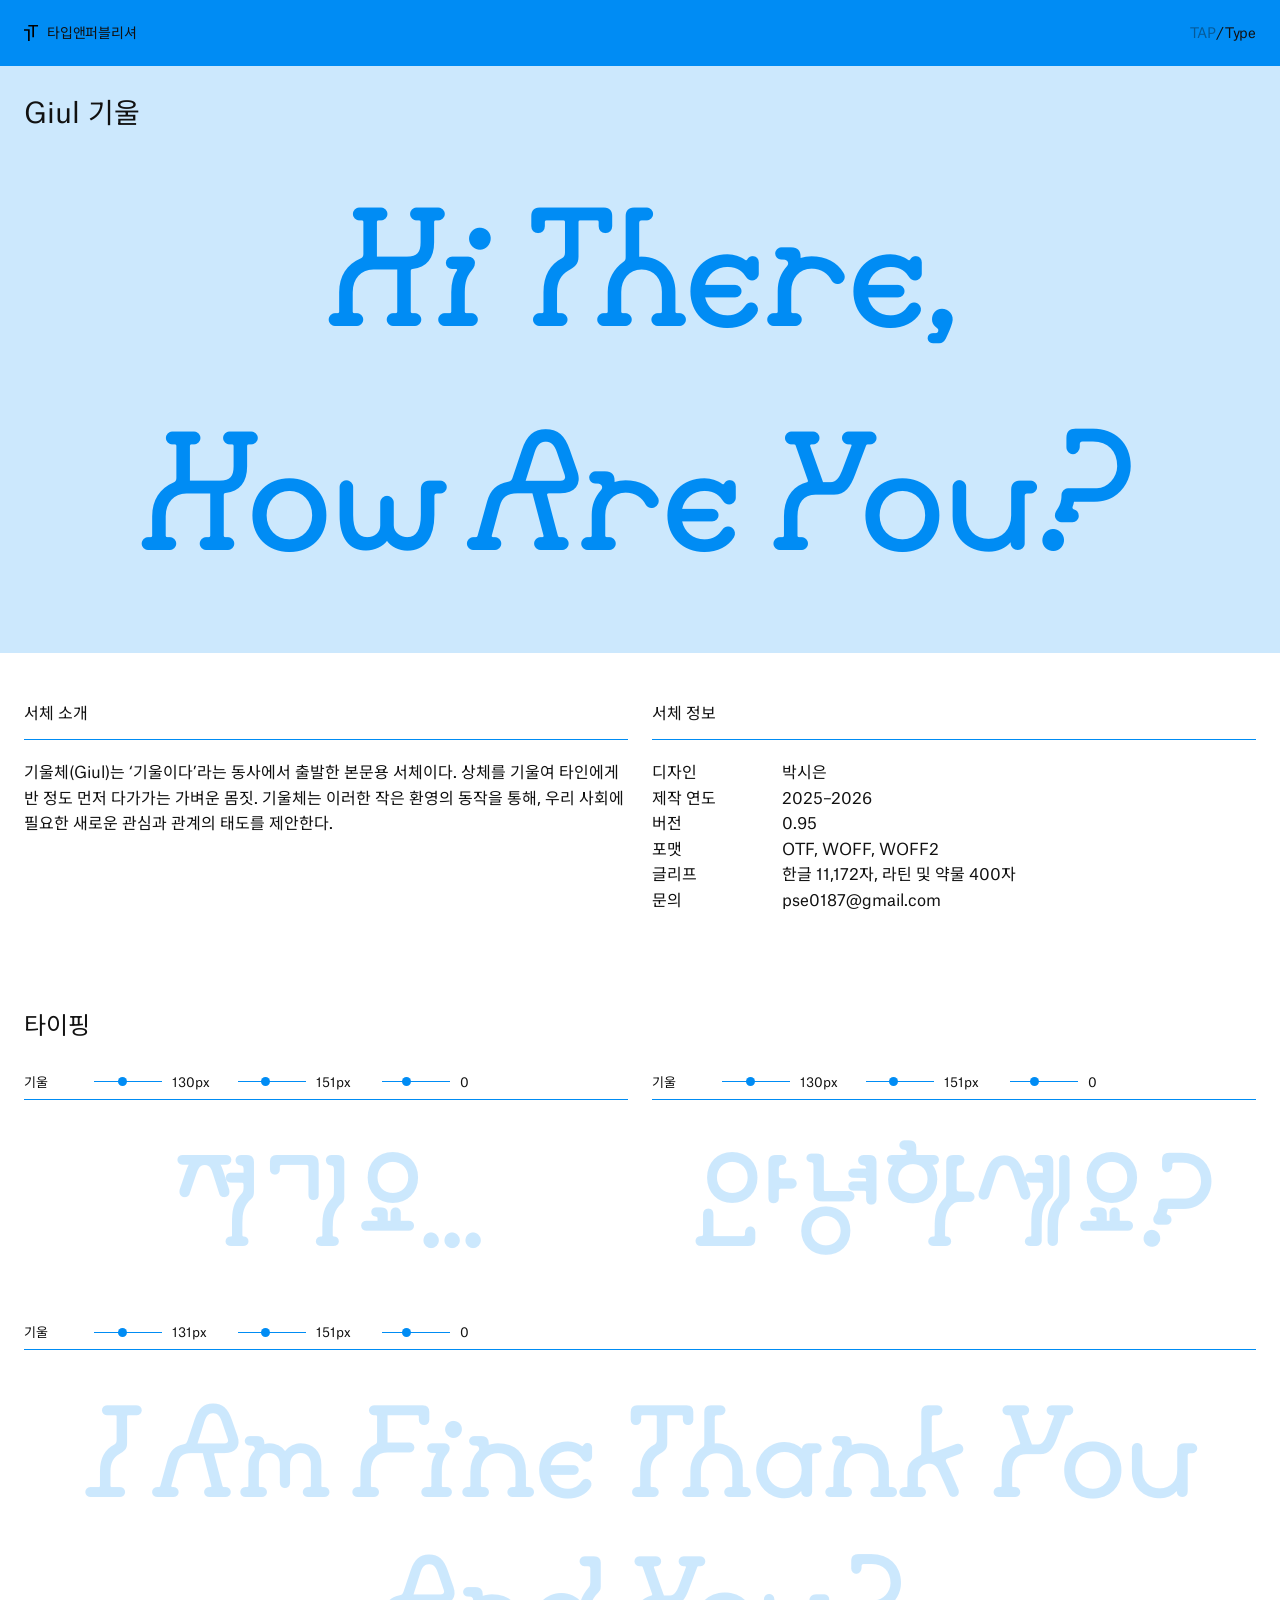
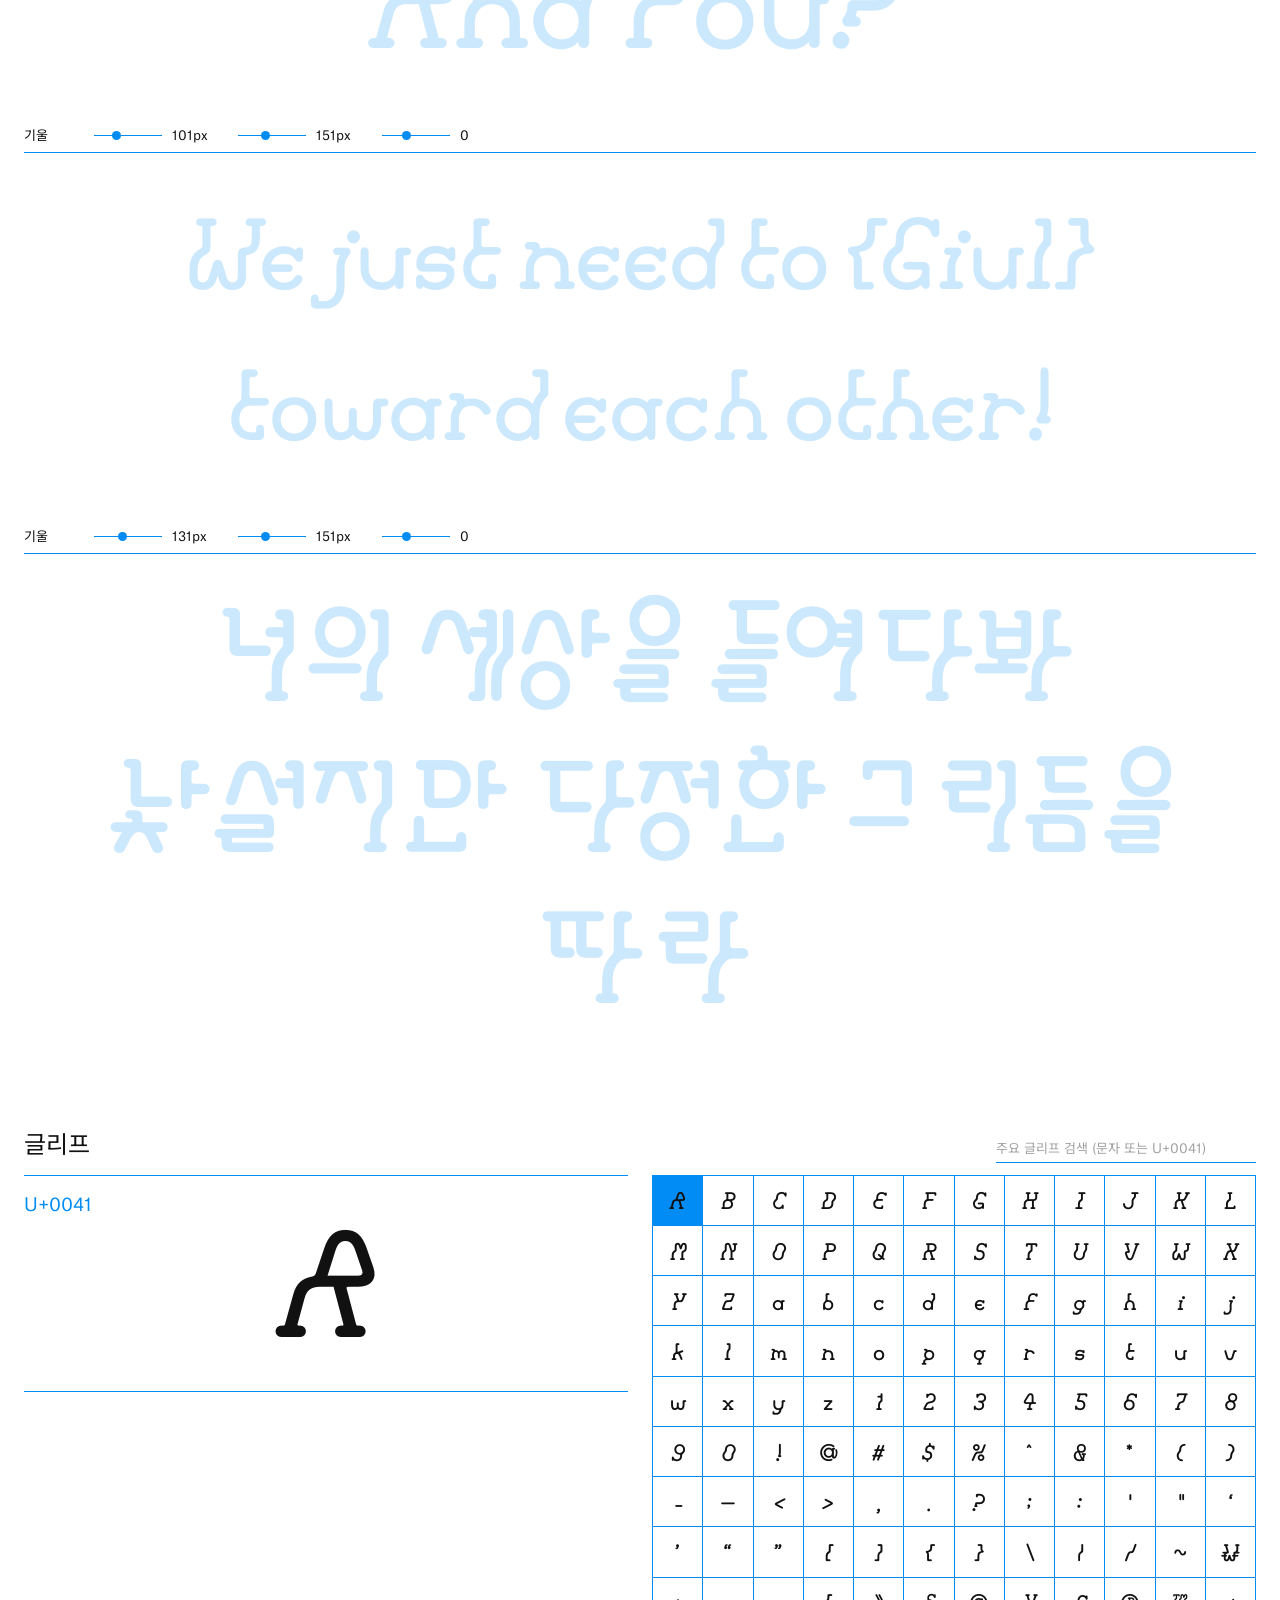
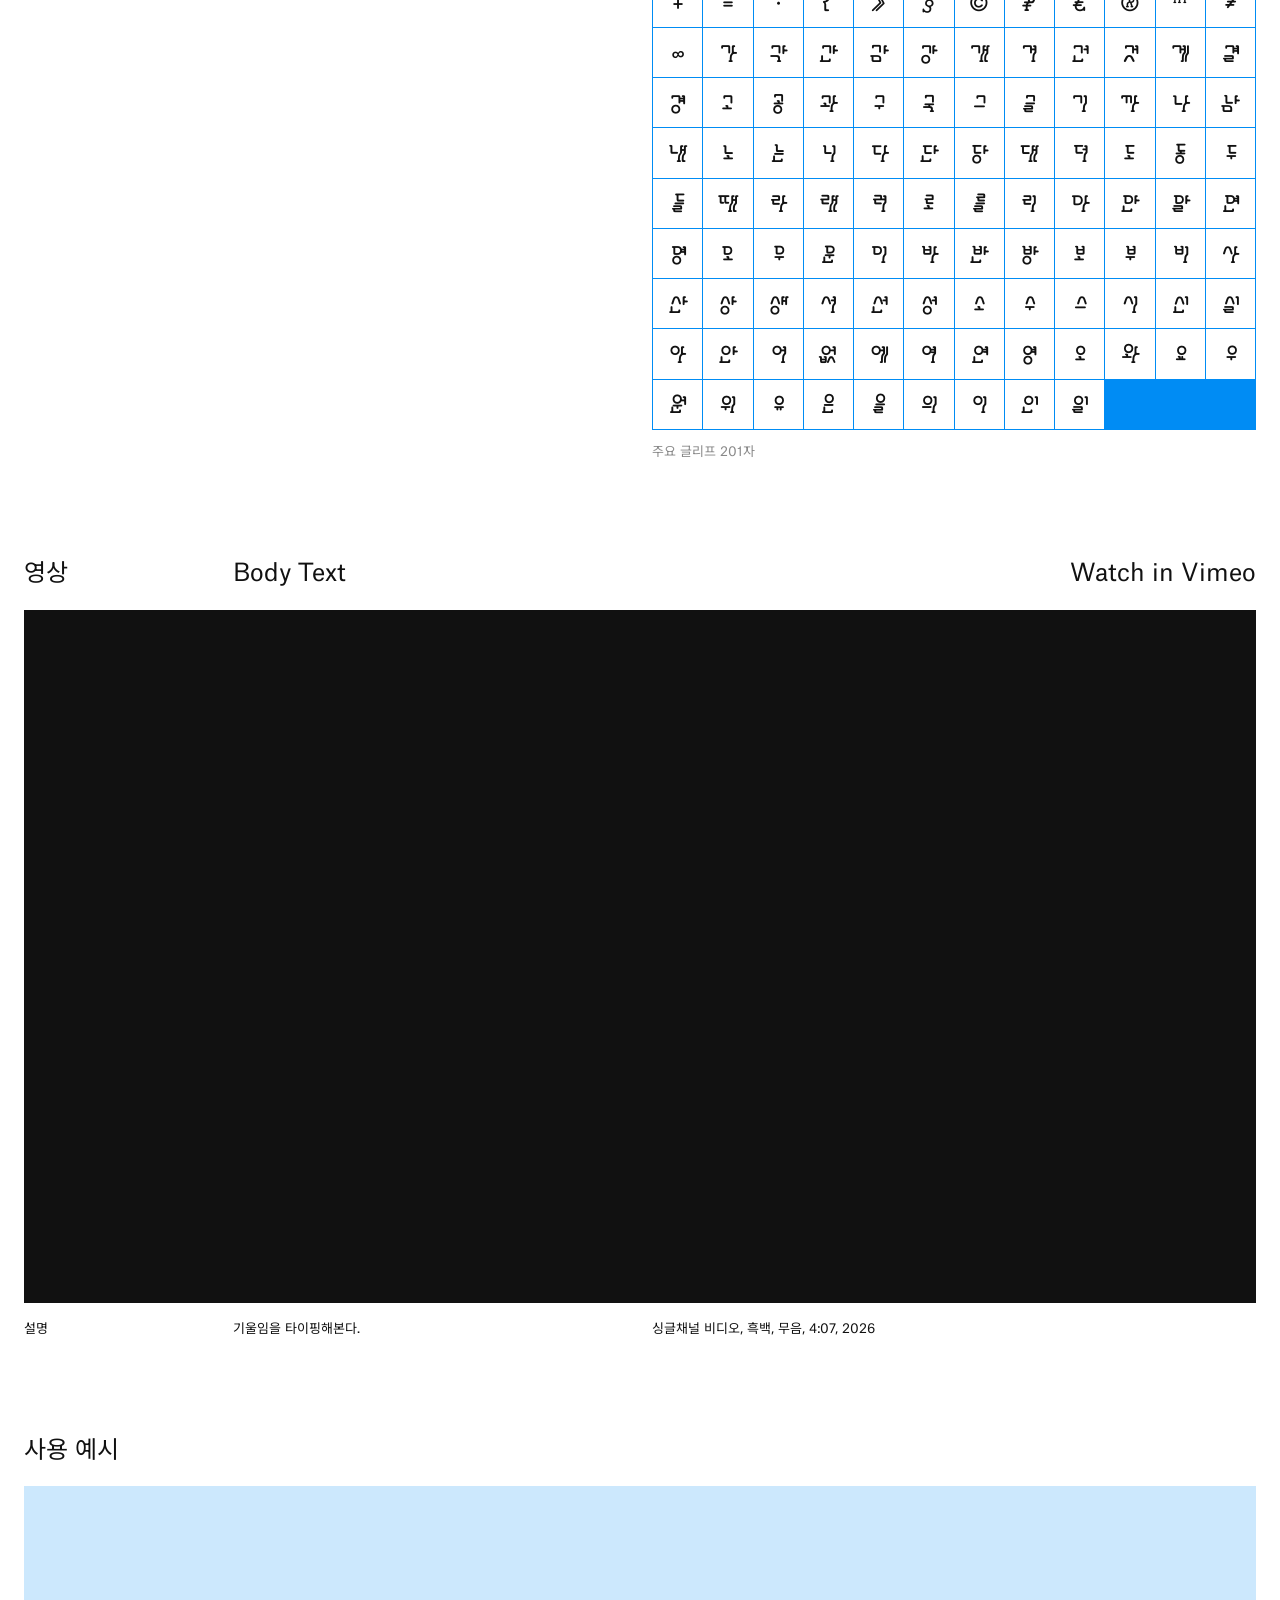
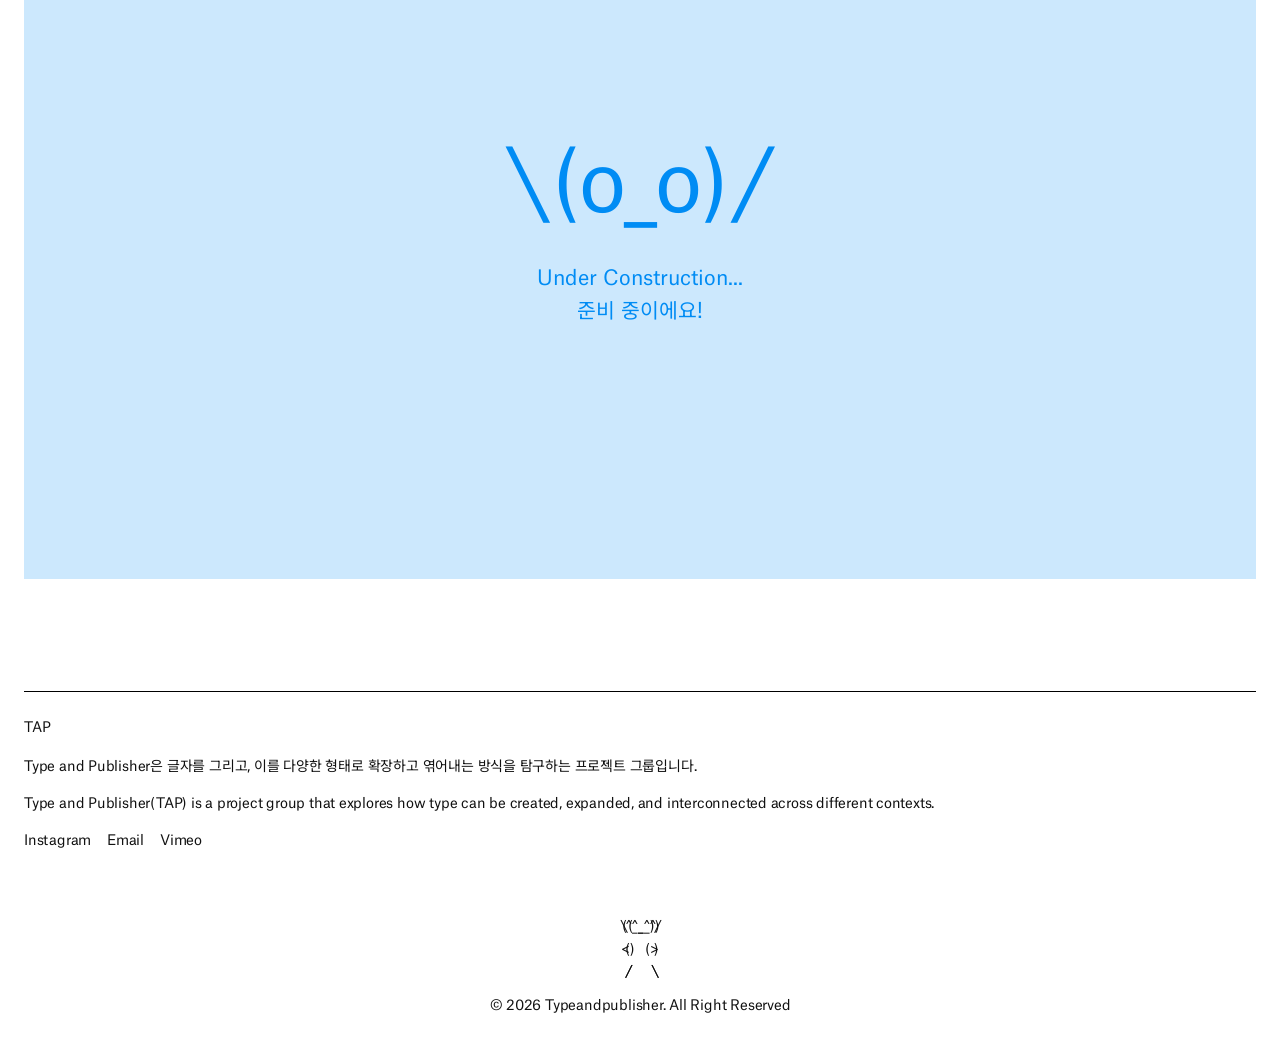
<file: type/giul/index.html>
<!DOCTYPE html>

<html lang="ko">
<head>
<meta charset="utf-8"/>
<meta content="width=device-width, initial-scale=1.0" name="viewport"/><link crossorigin="" href="https://docs.google.com" rel="preconnect"/>
<title>TYPE AND PUBLISHER | Giul 기울</title>
<meta content="Type and Publisher(TAP)은 글자를 그리고, 이를 다양한 형태로 확장하고 엮어내는 방식을 탐구하는 프로젝트 그룹입니다." name="description"/>
<link as="font" crossorigin="" href="/type/assets/fonts/Giul-Regular.woff2" rel="preload" type="font/woff2"/>
<link as="font" crossorigin="" href="/type/assets/fonts/AtlasGrotesk-Regular.woff2" rel="preload" type="font/woff2"/>
<link as="font" crossorigin="" href="/type/assets/fonts/NotoSansKR-Regular.woff2" rel="preload" type="font/woff2"/>
<link href="/type/assets/css/reset.css?v=45" rel="stylesheet"/>
<link href="/type/assets/css/main.css?v=45" rel="stylesheet"/>
<link href="/type/assets/css/preview.css?v=45" rel="stylesheet"/>
<link href="/type/assets/css/tap-menu.css?v=45" rel="stylesheet"/>
<link href="https://typeandpublisher.kr/type/giul/" rel="canonical"/><meta content="TYPE AND PUBLISHER" property="og:title"/><meta content="Type and Publisher(TAP)은 글자를 그리고, 이를 다양한 형태로 확장하고 엮어내는 방식을 탐구하는 프로젝트 그룹입니다." property="og:description"/><meta content="https://typeandpublisher.kr/type/giul/" property="og:url"/><meta content="website" property="og:type"/><meta content="https://typeandpublisher.kr/og-image-v2.png" property="og:image"/><meta content="1200" property="og:image:width"/><meta content="630" property="og:image:height"/><meta content="TYPE AND PUBLISHER" property="og:site_name"/><meta content="ko_KR" property="og:locale"/><meta content="summary_large_image" name="twitter:card"/><link href="/type/assets/css/cms.css?v=45" rel="stylesheet"/><link href="/favicon.ico" rel="icon" sizes="48x48"/><link href="/favicon-96.png" rel="icon" sizes="96x96" type="image/png"/><link href="/apple-touch-icon.png" rel="apple-touch-icon"/></head>
<body data-slug="giul" style="--main:#008cf4;--sub:#008cf433;--font-display:'Type-giul',var(--font-ui);--font-glyph:'Glyph-giul',var(--font-ui)">
<div class="loading-screen" id="loading-screen">
<p class="loading-screen__face">┗<span class="paren">(</span> ˙o˙ <span class="paren">)</span>┓<span aria-hidden="true" class="loading-trail"><span>三</span><span>三</span><span>三</span><span>三</span><span>三</span></span></p>
<div class="loading-screen__text">
<span>Loading<span aria-hidden="true" class="placeholder__dots"><span>.</span><span>.</span><span>.</span></span></span>
<span>로딩 중이에요<span aria-hidden="true" class="placeholder__dots"><span>.</span><span>.</span><span>.</span></span></span>
</div>
</div>
<script src="/type/assets/js/loading-screen.js?v=45"></script>
<div class="topbar">
<a class="topbar__brand" href="/"><img alt="" class="topbar__mark" height="16" src="/type/assets/images/tap-symbol.svg" width="15"/>타입앤퍼블리셔</a>
<div class="topbar__nav"><a class="topbar__home" href="/">TAP</a><details class="type-menu"><summary aria-label="서체 페이지 메뉴">/Type</summary><nav aria-label="서체 페이지" class="type-menu__links"><a href="/type/cake/" style="--item-main:#ff5aff">TAP/Type/<span class="type-menu__name">Cake</span></a><a aria-current="page" href="/type/giul/" style="--item-main:#008cf4">TAP/Type/<span class="type-menu__name">Giul</span></a><a href="/type/rooms/" style="--item-main:#523721">TAP/Type/<span class="type-menu__name">Rooms</span></a><a href="/type/umm/" style="--item-main:#777777">TAP/Type/<span class="type-menu__name">Umm</span></a><a href="/type/witz/" style="--item-main:#41515C">TAP/Type/<span class="type-menu__name">Witz</span></a></nav></details></div>
</div>
<header class="hero">
<div class="container">
<h1 class="hero__title">Giul 기울</h1>
<div class="hero__stage"><p class="hero__headline">Hi There,
How Are You?</p></div>
</div>
</header>
<section class="section info">
<div class="container info__grid">
<div class="info__col">
<p class="info__heading">서체 소개</p>
<div class="rule"></div>
<button aria-label="서체 소개: English로 전환" class="info__body language-toggle" lang="ko" type="button">기울체(Giul)는 ‘기울이다’라는 동사에서 출발한 본문용 서체이다. 상체를 기울여 타인에게 반 정도 먼저 다가가는 가벼운 몸짓. 기울체는 이러한 작은 환영의 동작을 통해, 우리 사회에 필요한 새로운 관심과 관계의 태도를 제안한다.</button>
</div>
<div class="info__col">
<p class="info__heading">서체 정보</p>
<div class="rule"></div>
<table class="info__table">
<tbody><tr><th scope="row">디자인</th><td>박시은</td></tr><tr><th scope="row">제작 연도</th><td>2025–2026</td></tr><tr><th scope="row">버전</th><td>0.95</td></tr><tr><th scope="row">포맷</th><td>OTF, WOFF, WOFF2</td></tr><tr><th scope="row">글리프</th><td>한글 11,172자, 라틴 및 약물 400자</td></tr><tr><th scope="row">문의</th><td>pse0187@gmail.com</td></tr></tbody>
</table>
</div>
</div>
</section>
<section class="section typing">
<div class="container">
<p class="section-label">타이핑</p>
<div class="typing__rows">
<div class="typing__row typing__row--split">
<div class="typing__box">
<div class="typing__meta">
<span class="typing__id">기울</span>
<span class="typing__control"><input aria-label="글자 크기" data-role="size" max="300" min="16" step="1" type="range" value="160"/><span class="typing__control-value"><span data-out="size">160</span>px</span></span>
<span class="typing__control"><input aria-label="행간" data-role="leading" max="360" min="16" step="1" type="range" value="180"/><span class="typing__control-value"><span data-out="leading">180</span>px</span></span>
<span class="typing__control"><input aria-label="자간" data-role="tracking" max="40" min="-20" step="1" type="range" value="0"/><span class="typing__control-value"><span data-out="tracking">0</span></span></span>
</div>
<div class="rule"></div>
<div aria-label="타이핑 예문 1" aria-multiline="true" class="typing__text" contenteditable="true" role="textbox" spellcheck="false">저기요...</div>
</div>
<div class="typing__box">
<div class="typing__meta">
<span class="typing__id">기울</span>
<span class="typing__control"><input aria-label="글자 크기" data-role="size" max="300" min="16" step="1" type="range" value="160"/><span class="typing__control-value"><span data-out="size">160</span>px</span></span>
<span class="typing__control"><input aria-label="행간" data-role="leading" max="360" min="16" step="1" type="range" value="180"/><span class="typing__control-value"><span data-out="leading">180</span>px</span></span>
<span class="typing__control"><input aria-label="자간" data-role="tracking" max="40" min="-20" step="1" type="range" value="0"/><span class="typing__control-value"><span data-out="tracking">0</span></span></span>
</div>
<div class="rule"></div>
<div aria-label="타이핑 예문 2" aria-multiline="true" class="typing__text" contenteditable="true" role="textbox" spellcheck="false">안녕하세요?</div>
</div>
</div>
<div class="typing__row">
<div class="typing__box">
<div class="typing__meta">
<span class="typing__id">기울</span>
<span class="typing__control"><input aria-label="글자 크기" data-role="size" max="300" min="16" step="1" type="range" value="160"/><span class="typing__control-value"><span data-out="size">160</span>px</span></span>
<span class="typing__control"><input aria-label="행간" data-role="leading" max="360" min="16" step="1" type="range" value="180"/><span class="typing__control-value"><span data-out="leading">180</span>px</span></span>
<span class="typing__control"><input aria-label="자간" data-role="tracking" max="40" min="-20" step="1" type="range" value="0"/><span class="typing__control-value"><span data-out="tracking">0</span></span></span>
</div>
<div class="rule"></div>
<div aria-label="타이핑 예문 3" aria-multiline="true" class="typing__text" contenteditable="true" role="textbox" spellcheck="false">I Am Fine Thank You And You?</div>
</div>
</div>
<div class="typing__row">
<div class="typing__box">
<div class="typing__meta">
<span class="typing__id">기울</span>
<span class="typing__control"><input aria-label="글자 크기" data-role="size" max="300" min="16" step="1" type="range" value="120"/><span class="typing__control-value"><span data-out="size">120</span>px</span></span>
<span class="typing__control"><input aria-label="행간" data-role="leading" max="360" min="16" step="1" type="range" value="180"/><span class="typing__control-value"><span data-out="leading">180</span>px</span></span>
<span class="typing__control"><input aria-label="자간" data-role="tracking" max="40" min="-20" step="1" type="range" value="0"/><span class="typing__control-value"><span data-out="tracking">0</span></span></span>
</div>
<div class="rule"></div>
<div aria-label="타이핑 예문 4" aria-multiline="true" class="typing__text" contenteditable="true" role="textbox" spellcheck="false">We just need to {Giul} toward each other!</div>
</div>
</div>
<div class="typing__row">
<div class="typing__box">
<div class="typing__meta">
<span class="typing__id">기울</span>
<span class="typing__control"><input aria-label="글자 크기" data-role="size" max="300" min="16" step="1" type="range" value="160"/><span class="typing__control-value"><span data-out="size">160</span>px</span></span>
<span class="typing__control"><input aria-label="행간" data-role="leading" max="360" min="16" step="1" type="range" value="180"/><span class="typing__control-value"><span data-out="leading">180</span>px</span></span>
<span class="typing__control"><input aria-label="자간" data-role="tracking" max="40" min="-20" step="1" type="range" value="0"/><span class="typing__control-value"><span data-out="tracking">0</span></span></span>
</div>
<div class="rule"></div>
<div aria-label="타이핑 예문 5" aria-multiline="true" class="typing__text" contenteditable="true" role="textbox" spellcheck="false">너의 세상을 들여다봐 낯설지만 다정한 그 리듬을 따라</div>
</div>
</div>
</div>
</div>
</section>
<section class="section glyphs">
<div class="container">
<div class="glyphs__head">
<p class="section-label">글리프</p>
<div class="glyphs__search">
<input aria-label="글리프 검색" placeholder="주요 글리프 검색 (문자 또는 U+0041)" type="text"/>
</div>
</div>
<div class="glyphs__layout">
<div class="glyphs__preview">
<div class="rule"></div>
<div class="glyphs__preview-body">
<p class="glyphs__code">U+0041</p>
<p class="glyphs__big">A</p>
</div>
<div class="rule"></div>
</div>
<div class="glyphs__panel">
<div class="glyphs__grid" data-core="/type/assets/js/giul-core.json"></div>
<div class="glyphs__foot">
<span class="glyphs__count"></span>
</div>
</div>
</div>
</div>
</section>
<section class="section video">
<div class="container">
<div class="head-row">
<span class="col-label">영상</span>
<span class="col-a">Body Text</span>
<span class="col-b"></span>
<a class="col-end" href="https://vimeo.com/1230713447" rel="noopener" target="_blank">Watch in Vimeo</a>
</div>
<div class="video__frame" style="aspect-ratio:16 / 9">
<iframe allow="autoplay; fullscreen; picture-in-picture" allowfullscreen="" loading="lazy" referrerpolicy="strict-origin-when-cross-origin" src="https://player.vimeo.com/video/1230713447?title=0&amp;byline=0&amp;portrait=0&amp;dnt=1" style="width:100.000000%;height:100.000000%" title="Body Text"></iframe>
</div>
<div class="caption-row">
<span class="col-label">설명</span>
<span class="col-a">기울임을 타이핑해본다.</span>
<span class="col-b">싱글채널 비디오, 흑백, 무음, 4:07, 2026</span>
</div>
</div>
</section>
<section class="section usage">
<div class="container">
<div class="head-row">
<span class="col-label">사용 예시</span>
<span class="col-a"></span>
<span class="col-end"></span>
</div>
<div class="usage__frame usage__frame--empty">
<button aria-label="이전" class="usage__nav usage__nav--prev" hidden="" type="button">〈</button>
<!-- TODO: 실제 포스터 이미지를 받으면 이 placeholder를 <img>로 교체 -->
<div class="placeholder">
<p class="placeholder__face">\(o_o)/</p>
<p class="placeholder__text">Under Construction<span aria-hidden="true" class="placeholder__dots"><span>.</span><span>.</span><span>.</span></span><br/>준비 중이에요!</p>
</div>
<button aria-label="다음" class="usage__nav usage__nav--next" hidden="" type="button">〉</button>
</div>
<!-- 포스터 확정 전까지 비활성화
    <div class="caption-row">
      <span class="col-label">디자인</span>
      <span class="col-a">이가연</span>
    </div>
    -->
</div>
</section>
<footer class="site-footer container">
<div class="rule"></div>
<!-- TAP → 국문 소개 → 영문 소개 → 링크(왼끝 정렬). 그 아래 마크 + 저작권은 Info·Archive·Publish 푸터(.site-end)와 같은 마크업 -->
<div class="footer__about">
<p class="footer__brand">TAP</p>
<p class="footer__kr">Type and Publisher은 글자를 그리고, 이를 다양한 형태로 확장하고 엮어내는 방식을 탐구하는 프로젝트 그룹입니다.</p>
<p class="footer__en">Type and Publisher(TAP) is a project group that explores how type can be created, expanded, and interconnected across different contexts.</p>
<div class="footer__links">
<a href="https://www.instagram.com/typeandpublisher/" rel="noopener" target="_blank">Instagram</a>
<a href="mailto:typeandpublisher@gmail.com">Email</a>
<a href="https://vimeo.com/user263951849" rel="noopener" target="_blank">Vimeo</a>
</div>
</div>
<div class="site-end">
<span aria-hidden="true" class="footer__mark"><span>\(^__^)
 (    (&gt;
 /     \</span><span> (^__^)/
&lt;)     )
 /     \</span></span>
<span class="footer__copy">© 2026 Typeandpublisher. All Right Reserved</span>
</div>
</footer>
<script src="/type/assets/js/preview.js?v=45"></script>
<script src="/type/assets/js/tap-menu.mjs?v=45" type="module"></script>
<script id="type-seed" type="application/json">{"records": [{"주소": "cake", "서체명 국문": "케이크", "서체명 영문": "Cake", "디자이너 국문": "김민서", "디자이너 영문": "Minseo Kim", "대표색": "#ff5aff", "첫 화면 문구": "듬뿍 짠 생크림과 큼직한 딸기, 폭신한 시트, 초코칩 얹은 참 좋은 치즈 케이크.", "서체 소개 국문": "오로지 축하만을 위한 글자는 어떤 인상을 가져야 할까. 케이크(Cake)는 사랑하는 사람에게 건넬 진심을 위해 태어났다. 기쁜 날 빠질 수 없는 케이크 위 부드러운 생크림을 모티프로, 겹겹이 쌓이는 크림의 질감을 글자에 담았다. 한 자 한 자 공들여 적어 내려가는 마음처럼, 타이핑하는 것만으로도 행복과 정성이 풍성하게 묻어난다.", "서체 소개 영문": "What should letters made only for celebration feel like? Cake was born for the heartfelt words we give to the people we love. Inspired by the soft cream on the cake no joyful day is complete without, its letters hold the cream's layered texture. As if each letter were written slowly and with care, simply typing in Cake lets joy and devotion spill over.", "웹폰트 파일": "/type/assets/fonts/Cake-Regular.woff2", "서체 분류": "디스플레이?", "주요 용도": "디스플레이용", "글리프": "한글 11,172자, 라틴 및 약물 400자", "굵기 및 스타일": "Regular", "제작 상태": "beta", "버전": "0.95", "제작 연도": "2025–2026", "Vimeo URL": "https://vimeo.com/1230713085", "영상 제목": "축하해!!", "영상 소개 국문": "생크림으로 적어 내려가는 축하의 말. 한 글자씩 천천히 완성되는 문장에 누군가를 위한 정성과 마음을 담는다.", "영상 소개 영문": "Words of celebration, piped in cream. Letter by letter, a slowly finished sentence holds care and love for someone.\n", "영상 비율": "16:9", "영상 채널": "싱글채널 비디오", "영상 색상": "컬러", "영상 사운드": "무음", "영상 길이": "4:01", "영상 제작연도": "2026", "타이핑 예문 1": "축하해!!", "타이핑 예문 2": "Happy:)", "타이핑 예문 3": "예쁜 케이크 위에 촛불을 켜", "타이핑 예문 4": "Light candles on a pretty cake", "타이핑 예문 5": "듬뿍 짠 생크림과 큼직한 딸기, 폭신한 시트, 초코칩 얹은 참 좋은 치즈 케이크.", "문의 이메일": "msgome@gmail.com", "사용 예시 이미지": "", "사용 예시 설명": "", "포맷": "OTF, WOFF, WOFF2"}, {"주소": "giul", "서체명 국문": "기울", "서체명 영문": "Giul", "디자이너 국문": "박시은", "디자이너 영문": "Sieun Park", "대표색": "#008cf4", "첫 화면 문구": "Hi There,\nHow Are You?", "서체 소개 국문": "기울체(Giul)는 ‘기울이다’라는 동사에서 출발한 본문용 서체이다. 상체를 기울여 타인에게 반 정도 먼저 다가가는 가벼운 몸짓. 기울체는 이러한 작은 환영의 동작을 통해, 우리 사회에 필요한 새로운 관심과 관계의 태도를 제안한다.", "서체 소개 영문": "Giul is a typeface for body text, rooted in the verb “to lean.” Its form evokes the light gesture of tilting one’s body toward another—as if taking half a step forward. Through this small gesture of welcome, Giul proposes new ways of attending to and relating with one another in society.", "웹폰트 파일": "/type/assets/fonts/Giul-Regular.woff2", "서체 분류": "슬랩 세리프", "주요 용도": "본문용", "글리프": "한글 11,172자, 라틴 및 약물 400자", "굵기 및 스타일": "Regular", "제작 상태": "beta", "버전": "0.95", "제작 연도": "2025–2026", "Vimeo URL": "https://vimeo.com/1230713447", "영상 제목": "Body Text", "영상 소개 국문": "기울임을 타이핑해본다.", "영상 소개 영문": "Type a Lean.", "영상 비율": "16:9", "영상 채널": "싱글채널 비디오", "영상 색상": "흑백", "영상 사운드": "무음", "영상 길이": "4:07", "영상 제작연도": "2026", "타이핑 예문 1": "저기요...", "타이핑 예문 2": "안녕하세요?", "타이핑 예문 3": "I Am Fine Thank You And You?", "타이핑 예문 4": "We just need to {Giul} toward each other!", "타이핑 예문 5": "너의 세상을 들여다봐 낯설지만 다정한 그 리듬을 따라", "문의 이메일": "pse0187@gmail.com", "사용 예시 이미지": "", "사용 예시 설명": "", "포맷": "OTF, WOFF, WOFF2"}, {"주소": "rooms", "서체명 국문": "룸즈", "서체명 영문": "Rooms", "디자이너 국문": "신채원", "디자이너 영문": "Chaewon Shin", "대표색": "#523721", "첫 화면 문구": "지면 위 룸(Room)과, 화면 위의 마진(Margin).", "서체 소개 국문": "“Rooms 룸즈”는 영상/영화의 스크립트와 자막 사용 및 기타 본문의 용도로 제작된 슬랩 세리프 서체이다. 서체명 또한 영상/영화의 여백과 관련한 용어에서 따온 이름으로, 필름에서 프레임 내 여백을 ‘룸(Room)’이라 부르는 것으로부터 따와 서체 이름을 “Rooms 룸즈”라고 지었다.", "서체 소개 영문": "“Rooms” is a slab serif typeface designed for use in video and film scripts, subtitles, and other forms of body text. The name “Rooms” is also derived from a term associated with the use of space in film and video. In filmmaking, the empty space within a frame is referred to as “room,” which inspired the name “Rooms.”", "웹폰트 파일": "/type/assets/fonts/Rooms-Regular.woff2", "서체 분류": "슬랩 세리프", "주요 용도": "본문용", "글리프": "한글 11,172자, 라틴 및 약물 400자", "굵기 및 스타일": "Regular", "제작 상태": "beta", "버전": "0.95", "제작 연도": "2025–2026", "Vimeo URL": "https://vimeo.com/1230714480", "영상 제목": "Camera roll!", "영상 소개 국문": "글자에게 룸(Room)을, 피사체에게 마진(Margin)을.", "영상 소개 영문": "\"Room\" for letters, \"Margin\" for subjects. ", "영상 비율": "32:9", "영상 채널": "2채널 비디오", "영상 색상": "컬러", "영상 사운드": "무음", "영상 길이": "0:52", "영상 제작연도": "2026", "타이핑 예문 1": "카메라 롤...", "타이핑 예문 2": "Camera roll...", "타이핑 예문 3": "여백과 공간과 교차", "타이핑 예문 4": "Margins&Rooms&Intersection", "타이핑 예문 5": "지면 위 룸(Room)과, 화면 위의 마진(Margin).", "문의 이메일": "wtotw2003@g.hongik.ac.kr", "사용 예시 이미지": "", "사용 예시 설명": "", "포맷": "OTF, WOFF, WOFF2"}, {"주소": "umm", "서체명 국문": "음", "서체명 영문": "Umm", "디자이너 국문": "양정원", "디자이너 영문": "Jungwon Yang", "대표색": "#777777", "첫 화면 문구": "나 양정원인데 졸업하기 싫다", "서체 소개 국문": "모든 것은 망설이고, 반복하고, 고치면서 만들어진다. Umm도 오래 망설이며 만들어졌다. 머뭇거리고, 되짚고, 이리저리 꼬이는 동안 선은 자연스럽게 두꺼워졌다. 망설임도 모이면 꽤 또렷한 모양이 된다.", "서체 소개 영문": "Everything is made through hesitation, repetition, and revision. Umm was made with plenty of hesitation, too. As the lines paused, retraced, and tangled, they naturally grew thicker. Gather enough hesitation, and it begins to take a rather clear shape.", "웹폰트 파일": "/type/assets/fonts/umm-Regular.woff2", "서체 분류": "산세리프", "주요 용도": "디스플레이용", "글리프": "한글 11,172자, 라틴 및 약물 400자", "굵기 및 스타일": "Extra Bold", "제작 상태": "beta", "버전": "0.95", "제작 연도": "2025–2026", "Vimeo URL": "https://vimeo.com/1230713991", "영상 제목": "Work in Progress", "영상 소개 국문": "손, 펜, 종이. 그리고…", "영상 소개 영문": "Hands, pen, paper. And…", "영상 비율": "4:3", "영상 채널": "싱글채널 비디오", "영상 색상": "컬러", "영상 사운드": "무음", "영상 길이": "3:00", "영상 제작연도": "2026", "타이핑 예문 1": "입력하세요(문구)", "타이핑 예문 2": "입력하세요(문구)", "타이핑 예문 3": "입력하세요(문구)", "타이핑 예문 4": "입력하세요(문구)", "타이핑 예문 5": "입력하세요(문구)", "문의 이메일": "typeandpublisher@gmail.com", "사용 예시 이미지": "", "사용 예시 설명": "", "포맷": "OTF, WOFF, WOFF2"}, {"주소": "witz", "서체명 국문": "비츠", "서체명 영문": "Witz", "디자이너 국문": "이재원", "디자이너 영문": "Jaewon Lee", "대표색": "#41515C", "첫 화면 문구": "자세를 살짝 낮춰 텅 빈 공간을 내주면, 뒤편의 모두가 쾌적하고 맑은 풍경을 함께 즐겨요.", "서체 소개 국문": "Witz는 글자로 ‘배려’를 이야기할 수 없을까?라는 질문으로 시작한 서체다. 앞의 사람이 살짝 숙여주는 일만으로 뒤의 누군가를 배려할 수 있다는 점에서 착안해 알파벳 순서 상 앞순서의 글자들은 하단부를 강조하고, 뒷순서의 글자들은 상단부를 강조한 것이 특징이다.", "서체 소개 영문": "Witz explores how care can be expressed through type. The concept began with a simple gesture: leaning slightly forward to make space for someone behind you. Reflecting this idea, letters that come earlier in the alphabet carry more weight toward the bottom, while later letters shift their emphasis upward. Fittingly, “Witz” means “wit” or “wisdom” in German.", "웹폰트 파일": "/type/assets/fonts/Witz.woff2", "서체 분류": "", "주요 용도": "", "글리프": "한글 11,172자, 라틴 및 약물 400자", "굵기 및 스타일": "Regular", "제작 상태": "beta", "버전": "0.95", "제작 연도": "2025–2026", "Vimeo URL": "https://vimeo.com/1230525322", "영상 제목": "위트", "영상 소개 국문": "위트있는 배려는 티가 나지 않는 법.", "영상 소개 영문": "Wit is care that leaves no trace.", "영상 비율": "16:9", "영상 채널": "3채널 비디오", "영상 색상": "컬러", "영상 사운드": "무음", "영상 길이": "1:07", "영상 제작연도": "2026", "타이핑 예문 1": "기동전사건담", "타이핑 예문 2": "Rhythm\u003c3", "타이핑 예문 3": "100년 동안의 진심", "타이핑 예문 4": "Ja think I’m a cowboy?", "타이핑 예문 5": "“사실 낮을 위한 책이 따로 있고, 밤에만 읽을 수 있는 책이 따로 있어.” (...)\n마리클로드는 그 사람을 돌아보았다. \n“당신이라면 스탕달을 어느 범주에 넣겠어?”", "문의 이메일": "jaewwonlee@gmail.com", "사용 예시 이미지": "", "사용 예시 설명": "", "포맷": "OTF, WOFF, WOFF2"}], "glyphs": {"cake": {"font": "/type/assets/fonts/Cake-Regular.woff2", "core": "/type/assets/js/cake-core.json", "count": 204}, "giul": {"font": "/type/assets/fonts/Giul-Regular.woff2", "core": "/type/assets/js/giul-core.json", "count": 201}, "rooms": {"font": "/type/assets/fonts/Rooms-Regular.woff2", "core": "/type/assets/js/rooms-core.json", "count": 216}, "umm": {"font": "/type/assets/fonts/umm-Regular.woff2", "core": "/type/assets/js/umm-core.json", "count": 179}, "witz": {"font": "/type/assets/fonts/Witz.woff2", "core": "/type/assets/js/witz-core.json", "count": 216}}}</script><script src="/type/assets/js/cms.js?v=45" type="module"></script><script defer="" src="/type/assets/js/hero-fit.js?v=45"></script></body>
</html>
</file>
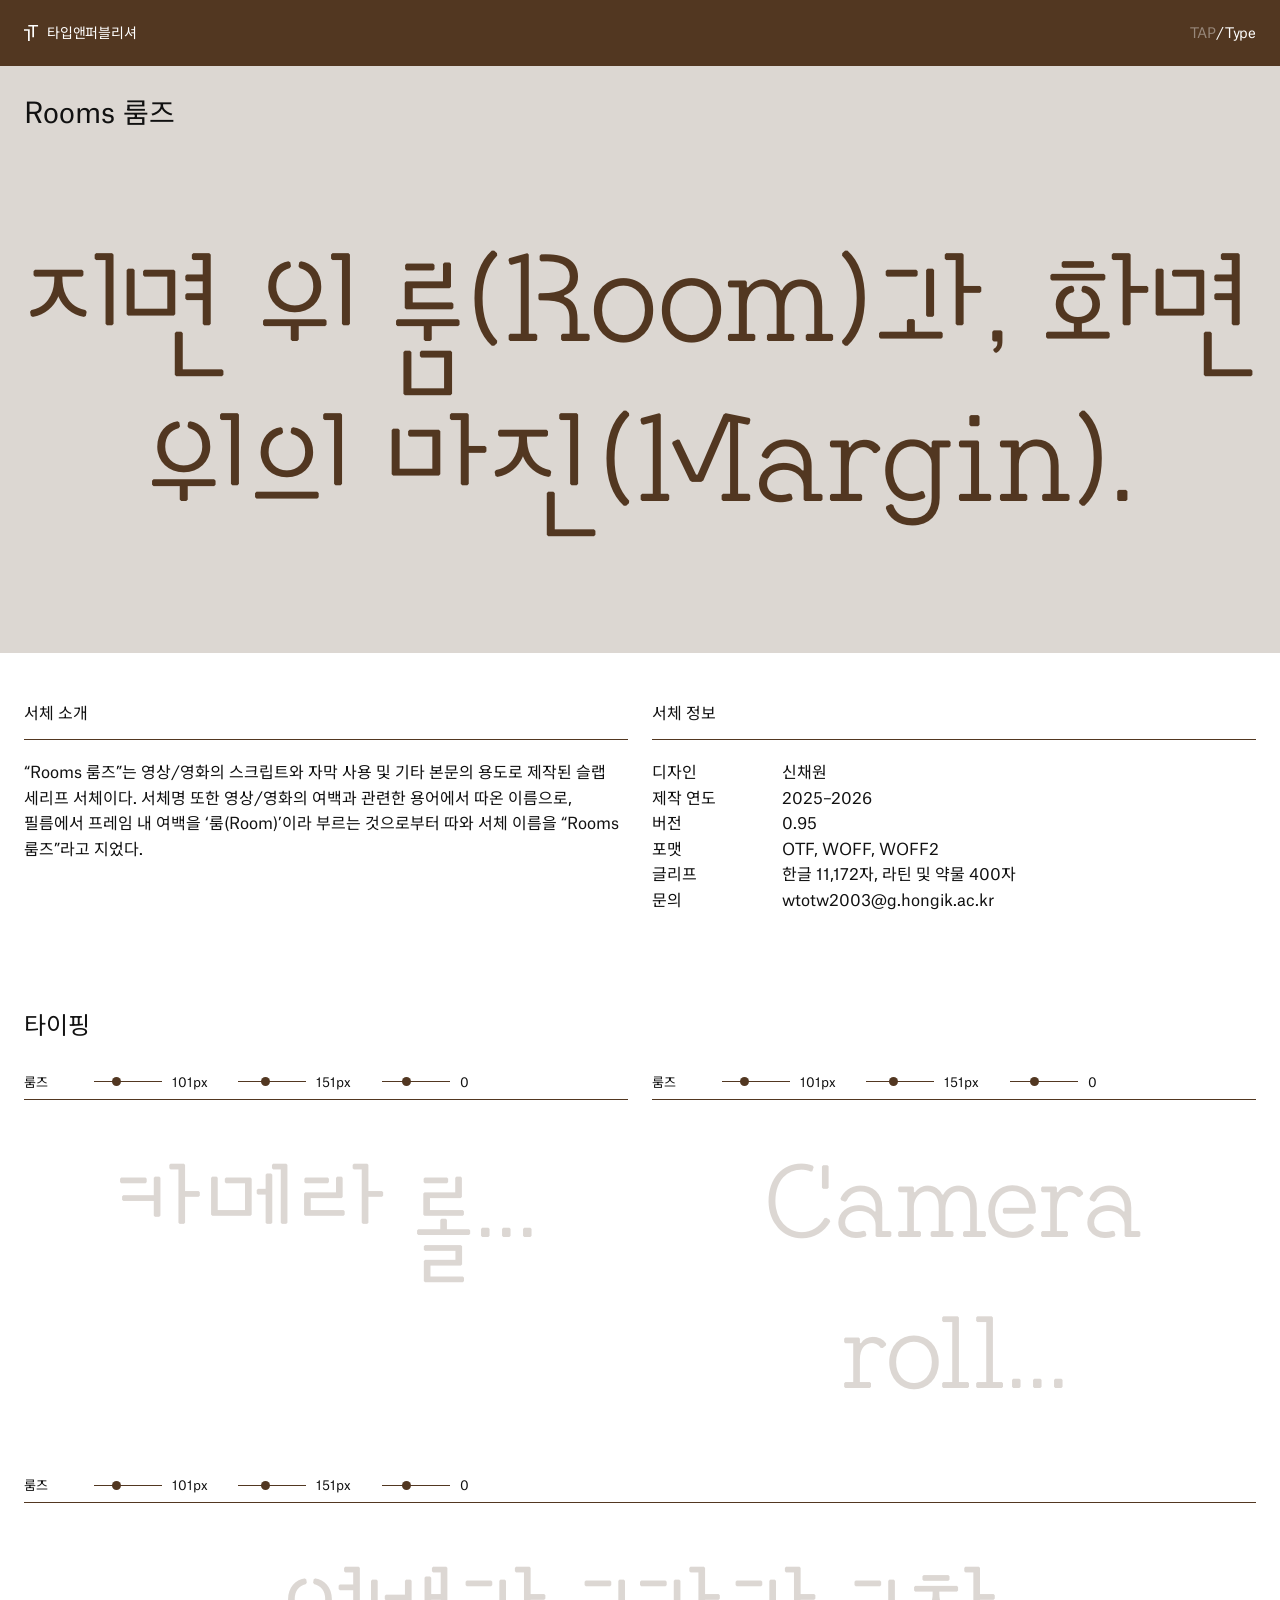
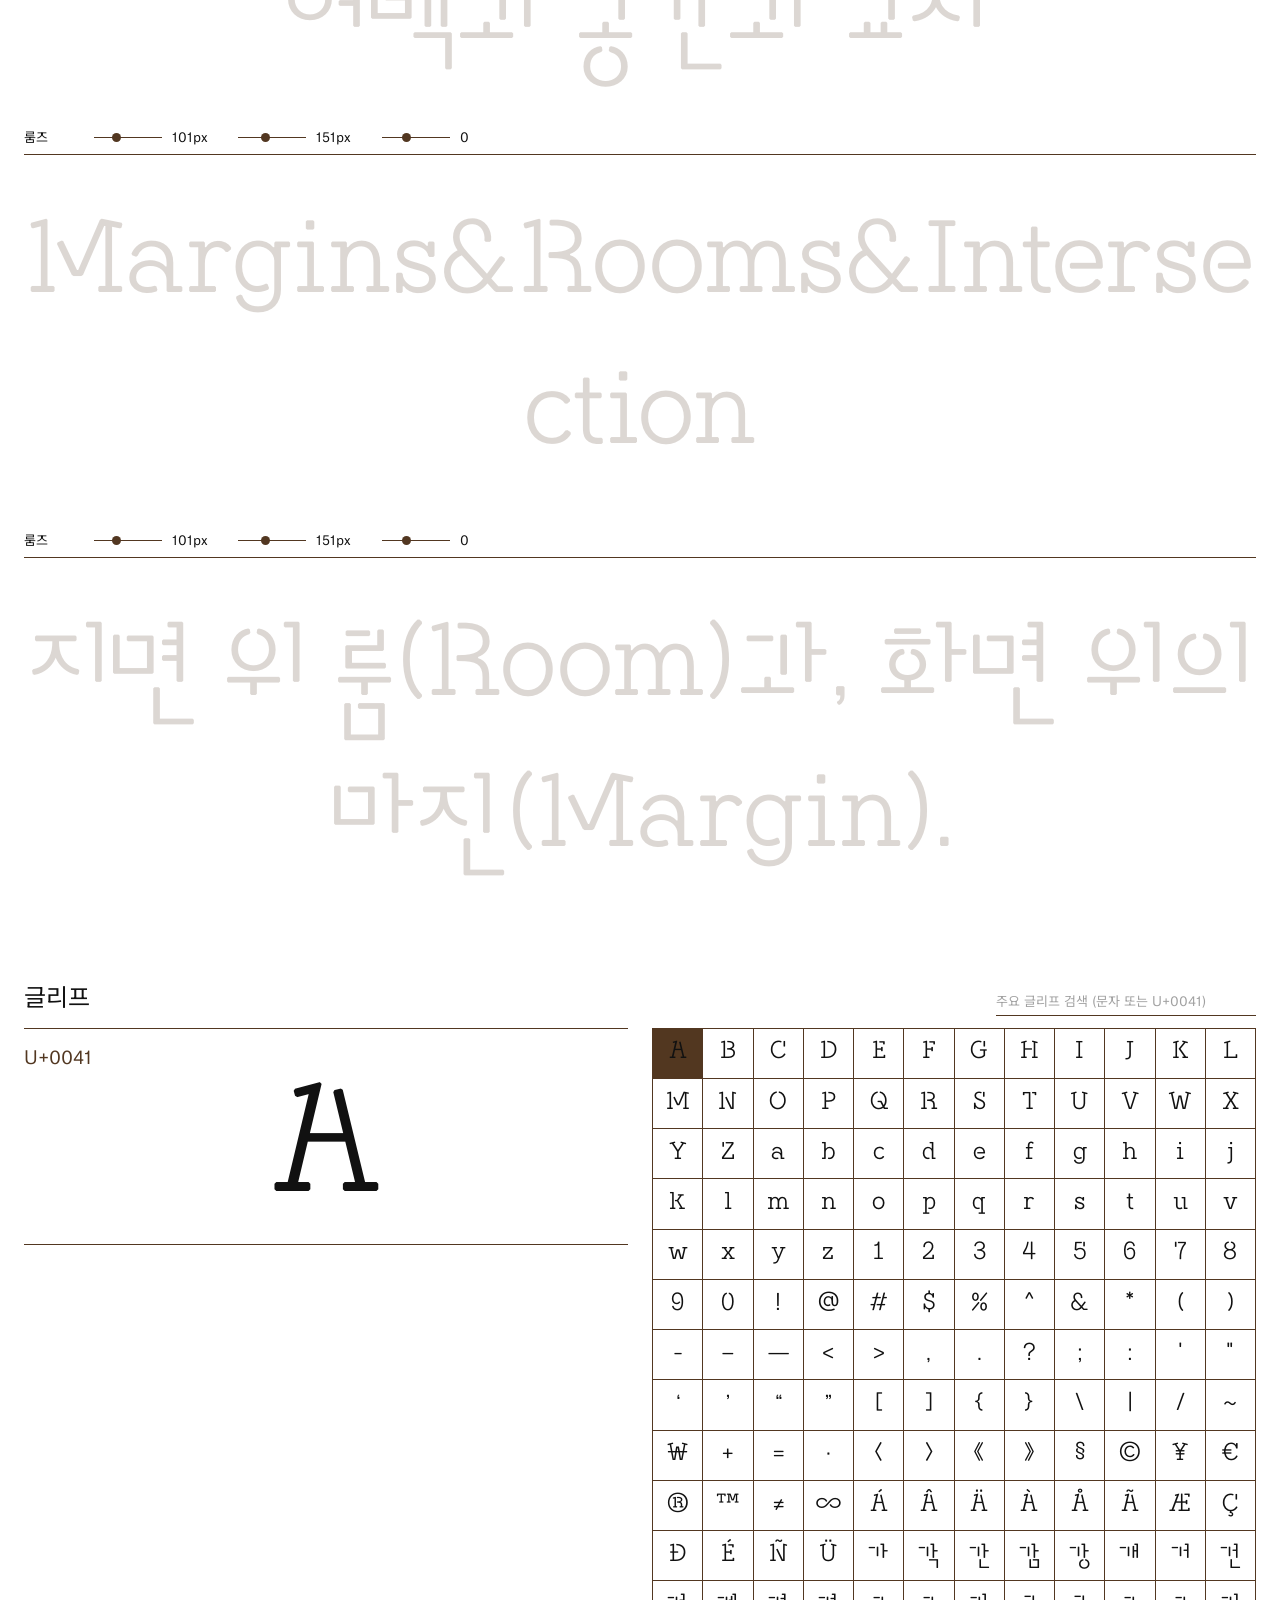
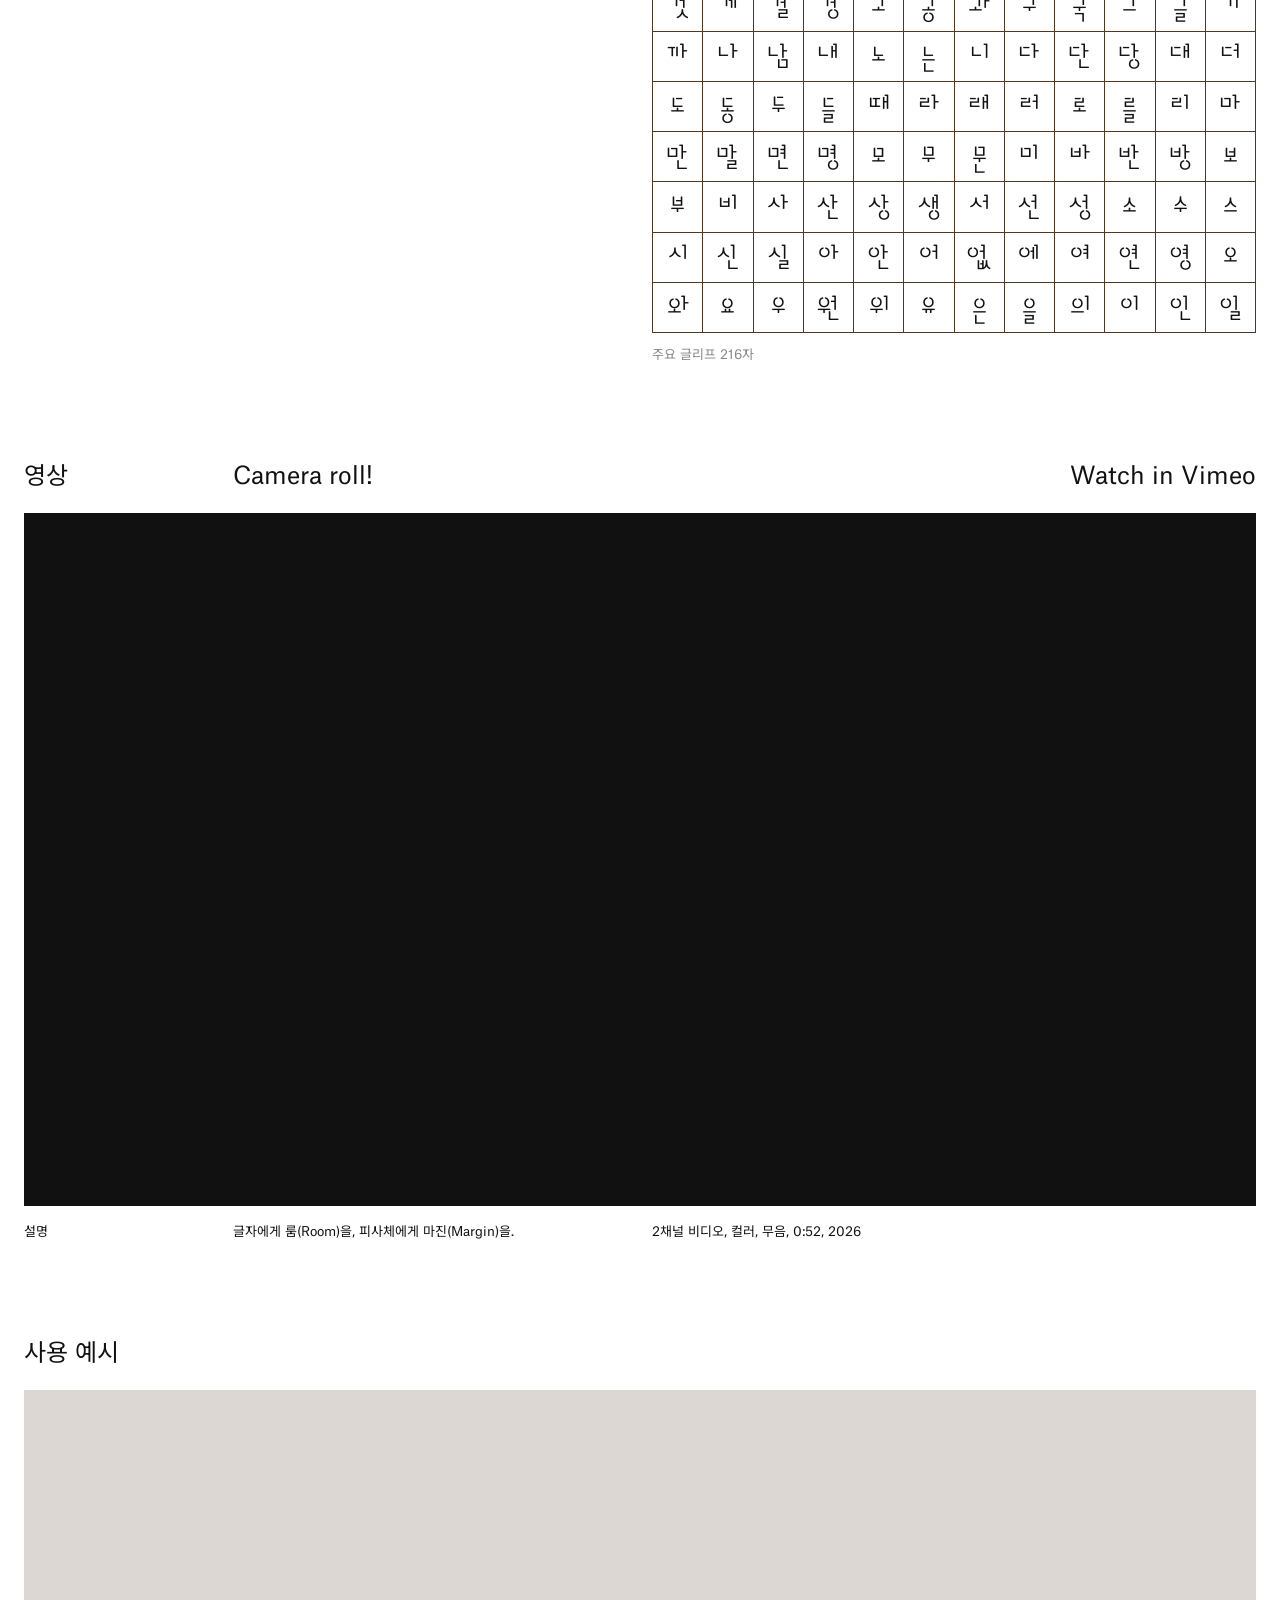
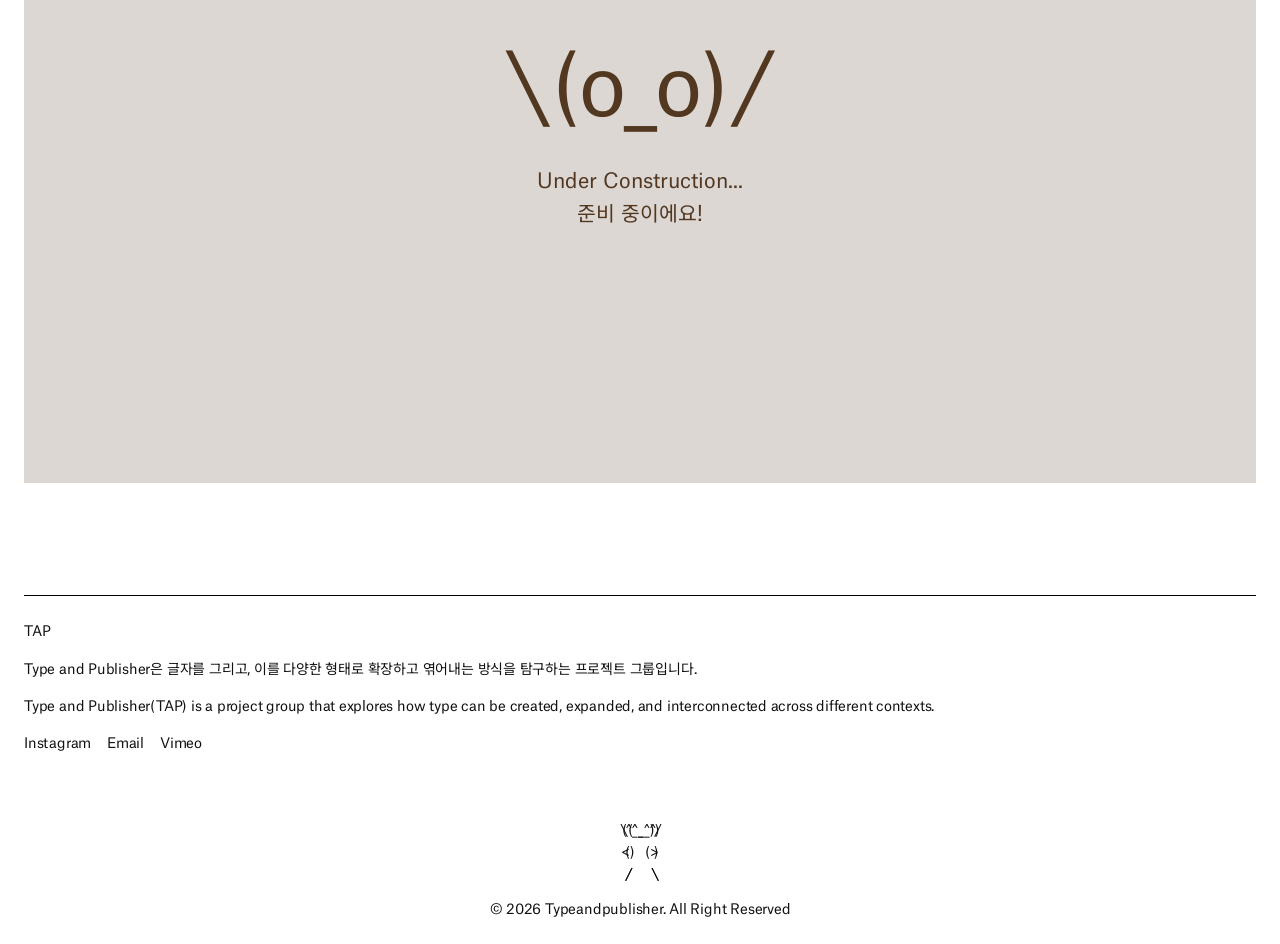
<file: type/rooms/index.html>
<!DOCTYPE html>

<html lang="ko">
<head>
<meta charset="utf-8"/>
<meta content="width=device-width, initial-scale=1.0" name="viewport"/><link crossorigin="" href="https://docs.google.com" rel="preconnect"/>
<title>TYPE AND PUBLISHER | Rooms 룸즈</title>
<meta content="Type and Publisher(TAP)은 글자를 그리고, 이를 다양한 형태로 확장하고 엮어내는 방식을 탐구하는 프로젝트 그룹입니다." name="description"/>
<link as="font" crossorigin="" href="/type/assets/fonts/Rooms-Regular.woff2" rel="preload" type="font/woff2"/>
<link as="font" crossorigin="" href="/type/assets/fonts/AtlasGrotesk-Regular.woff2" rel="preload" type="font/woff2"/>
<link as="font" crossorigin="" href="/type/assets/fonts/NotoSansKR-Regular.woff2" rel="preload" type="font/woff2"/>
<link href="/type/assets/css/reset.css?v=45" rel="stylesheet"/>
<link href="/type/assets/css/main.css?v=45" rel="stylesheet"/>
<link href="/type/assets/css/preview.css?v=45" rel="stylesheet"/>
<link href="/type/assets/css/tap-menu.css?v=45" rel="stylesheet"/>
<link href="https://typeandpublisher.kr/type/rooms/" rel="canonical"/><meta content="TYPE AND PUBLISHER" property="og:title"/><meta content="Type and Publisher(TAP)은 글자를 그리고, 이를 다양한 형태로 확장하고 엮어내는 방식을 탐구하는 프로젝트 그룹입니다." property="og:description"/><meta content="https://typeandpublisher.kr/type/rooms/" property="og:url"/><meta content="website" property="og:type"/><meta content="https://typeandpublisher.kr/og-image-v2.png" property="og:image"/><meta content="1200" property="og:image:width"/><meta content="630" property="og:image:height"/><meta content="TYPE AND PUBLISHER" property="og:site_name"/><meta content="ko_KR" property="og:locale"/><meta content="summary_large_image" name="twitter:card"/><link href="/type/assets/css/cms.css?v=45" rel="stylesheet"/><link href="/favicon.ico" rel="icon" sizes="48x48"/><link href="/favicon-96.png" rel="icon" sizes="96x96" type="image/png"/><link href="/apple-touch-icon.png" rel="apple-touch-icon"/></head>
<body data-slug="rooms" style="--main:#523721;--sub:#52372133;--font-display:'Type-rooms',var(--font-ui);--font-glyph:'Glyph-rooms',var(--font-ui)">
<div class="loading-screen" id="loading-screen">
<p class="loading-screen__face">┗<span class="paren">(</span> ˙o˙ <span class="paren">)</span>┓<span aria-hidden="true" class="loading-trail"><span>三</span><span>三</span><span>三</span><span>三</span><span>三</span></span></p>
<div class="loading-screen__text">
<span>Loading<span aria-hidden="true" class="placeholder__dots"><span>.</span><span>.</span><span>.</span></span></span>
<span>로딩 중이에요<span aria-hidden="true" class="placeholder__dots"><span>.</span><span>.</span><span>.</span></span></span>
</div>
</div>
<script src="/type/assets/js/loading-screen.js?v=45"></script>
<div class="topbar">
<a class="topbar__brand" href="/"><img alt="" class="topbar__mark" height="16" src="/type/assets/images/tap-symbol.svg" width="15"/>타입앤퍼블리셔</a>
<div class="topbar__nav"><a class="topbar__home" href="/">TAP</a><details class="type-menu"><summary aria-label="서체 페이지 메뉴">/Type</summary><nav aria-label="서체 페이지" class="type-menu__links"><a href="/type/cake/" style="--item-main:#ff5aff">TAP/Type/<span class="type-menu__name">Cake</span></a><a href="/type/giul/" style="--item-main:#008cf4">TAP/Type/<span class="type-menu__name">Giul</span></a><a aria-current="page" href="/type/rooms/" style="--item-main:#523721">TAP/Type/<span class="type-menu__name">Rooms</span></a><a href="/type/umm/" style="--item-main:#777777">TAP/Type/<span class="type-menu__name">Umm</span></a><a href="/type/witz/" style="--item-main:#41515C">TAP/Type/<span class="type-menu__name">Witz</span></a></nav></details></div>
</div>
<header class="hero">
<div class="container">
<h1 class="hero__title">Rooms 룸즈</h1>
<div class="hero__stage"><p class="hero__headline">지면 위 룸(Room)과, 화면 위의 마진(Margin).</p></div>
</div>
</header>
<section class="section info">
<div class="container info__grid">
<div class="info__col">
<p class="info__heading">서체 소개</p>
<div class="rule"></div>
<button aria-label="서체 소개: English로 전환" class="info__body language-toggle" lang="ko" type="button">“Rooms 룸즈”는 영상/영화의 스크립트와 자막 사용 및 기타 본문의 용도로 제작된 슬랩 세리프 서체이다. 서체명 또한 영상/영화의 여백과 관련한 용어에서 따온 이름으로, 필름에서 프레임 내 여백을 ‘룸(Room)’이라 부르는 것으로부터 따와 서체 이름을 “Rooms 룸즈”라고 지었다.</button>
</div>
<div class="info__col">
<p class="info__heading">서체 정보</p>
<div class="rule"></div>
<table class="info__table">
<tbody><tr><th scope="row">디자인</th><td>신채원</td></tr><tr><th scope="row">제작 연도</th><td>2025–2026</td></tr><tr><th scope="row">버전</th><td>0.95</td></tr><tr><th scope="row">포맷</th><td>OTF, WOFF, WOFF2</td></tr><tr><th scope="row">글리프</th><td>한글 11,172자, 라틴 및 약물 400자</td></tr><tr><th scope="row">문의</th><td>wtotw2003@g.hongik.ac.kr</td></tr></tbody>
</table>
</div>
</div>
</section>
<section class="section typing">
<div class="container">
<p class="section-label">타이핑</p>
<div class="typing__rows">
<div class="typing__row typing__row--split">
<div class="typing__box">
<div class="typing__meta">
<span class="typing__id">룸즈</span>
<span class="typing__control"><input aria-label="글자 크기" data-role="size" max="300" min="16" step="1" type="range" value="160"/><span class="typing__control-value"><span data-out="size">160</span>px</span></span>
<span class="typing__control"><input aria-label="행간" data-role="leading" max="360" min="16" step="1" type="range" value="180"/><span class="typing__control-value"><span data-out="leading">180</span>px</span></span>
<span class="typing__control"><input aria-label="자간" data-role="tracking" max="40" min="-20" step="1" type="range" value="0"/><span class="typing__control-value"><span data-out="tracking">0</span></span></span>
</div>
<div class="rule"></div>
<div aria-label="타이핑 예문 1" aria-multiline="true" class="typing__text" contenteditable="true" role="textbox" spellcheck="false">카메라 롤...</div>
</div>
<div class="typing__box">
<div class="typing__meta">
<span class="typing__id">룸즈</span>
<span class="typing__control"><input aria-label="글자 크기" data-role="size" max="300" min="16" step="1" type="range" value="160"/><span class="typing__control-value"><span data-out="size">160</span>px</span></span>
<span class="typing__control"><input aria-label="행간" data-role="leading" max="360" min="16" step="1" type="range" value="180"/><span class="typing__control-value"><span data-out="leading">180</span>px</span></span>
<span class="typing__control"><input aria-label="자간" data-role="tracking" max="40" min="-20" step="1" type="range" value="0"/><span class="typing__control-value"><span data-out="tracking">0</span></span></span>
</div>
<div class="rule"></div>
<div aria-label="타이핑 예문 2" aria-multiline="true" class="typing__text" contenteditable="true" role="textbox" spellcheck="false">Camera roll...</div>
</div>
</div>
<div class="typing__row">
<div class="typing__box">
<div class="typing__meta">
<span class="typing__id">룸즈</span>
<span class="typing__control"><input aria-label="글자 크기" data-role="size" max="300" min="16" step="1" type="range" value="160"/><span class="typing__control-value"><span data-out="size">160</span>px</span></span>
<span class="typing__control"><input aria-label="행간" data-role="leading" max="360" min="16" step="1" type="range" value="180"/><span class="typing__control-value"><span data-out="leading">180</span>px</span></span>
<span class="typing__control"><input aria-label="자간" data-role="tracking" max="40" min="-20" step="1" type="range" value="0"/><span class="typing__control-value"><span data-out="tracking">0</span></span></span>
</div>
<div class="rule"></div>
<div aria-label="타이핑 예문 3" aria-multiline="true" class="typing__text" contenteditable="true" role="textbox" spellcheck="false">여백과 공간과 교차</div>
</div>
</div>
<div class="typing__row">
<div class="typing__box">
<div class="typing__meta">
<span class="typing__id">룸즈</span>
<span class="typing__control"><input aria-label="글자 크기" data-role="size" max="300" min="16" step="1" type="range" value="120"/><span class="typing__control-value"><span data-out="size">120</span>px</span></span>
<span class="typing__control"><input aria-label="행간" data-role="leading" max="360" min="16" step="1" type="range" value="180"/><span class="typing__control-value"><span data-out="leading">180</span>px</span></span>
<span class="typing__control"><input aria-label="자간" data-role="tracking" max="40" min="-20" step="1" type="range" value="0"/><span class="typing__control-value"><span data-out="tracking">0</span></span></span>
</div>
<div class="rule"></div>
<div aria-label="타이핑 예문 4" aria-multiline="true" class="typing__text" contenteditable="true" role="textbox" spellcheck="false">Margins&amp;Rooms&amp;Intersection</div>
</div>
</div>
<div class="typing__row">
<div class="typing__box">
<div class="typing__meta">
<span class="typing__id">룸즈</span>
<span class="typing__control"><input aria-label="글자 크기" data-role="size" max="300" min="16" step="1" type="range" value="160"/><span class="typing__control-value"><span data-out="size">160</span>px</span></span>
<span class="typing__control"><input aria-label="행간" data-role="leading" max="360" min="16" step="1" type="range" value="180"/><span class="typing__control-value"><span data-out="leading">180</span>px</span></span>
<span class="typing__control"><input aria-label="자간" data-role="tracking" max="40" min="-20" step="1" type="range" value="0"/><span class="typing__control-value"><span data-out="tracking">0</span></span></span>
</div>
<div class="rule"></div>
<div aria-label="타이핑 예문 5" aria-multiline="true" class="typing__text" contenteditable="true" role="textbox" spellcheck="false">지면 위 룸(Room)과, 화면 위의 마진(Margin).</div>
</div>
</div>
</div>
</div>
</section>
<section class="section glyphs">
<div class="container">
<div class="glyphs__head">
<p class="section-label">글리프</p>
<div class="glyphs__search">
<input aria-label="글리프 검색" placeholder="주요 글리프 검색 (문자 또는 U+0041)" type="text"/>
</div>
</div>
<div class="glyphs__layout">
<div class="glyphs__preview">
<div class="rule"></div>
<div class="glyphs__preview-body">
<p class="glyphs__code">U+0041</p>
<p class="glyphs__big">A</p>
</div>
<div class="rule"></div>
</div>
<div class="glyphs__panel">
<div class="glyphs__grid" data-core="/type/assets/js/rooms-core.json"></div>
<div class="glyphs__foot">
<span class="glyphs__count"></span>
</div>
</div>
</div>
</div>
</section>
<section class="section video">
<div class="container">
<div class="head-row">
<span class="col-label">영상</span>
<span class="col-a">Camera roll!</span>
<span class="col-b"></span>
<a class="col-end" href="https://vimeo.com/1230714480" rel="noopener" target="_blank">Watch in Vimeo</a>
</div>
<div class="video__frame" style="aspect-ratio:16 / 9">
<iframe allow="autoplay; fullscreen; picture-in-picture" allowfullscreen="" loading="lazy" referrerpolicy="strict-origin-when-cross-origin" src="https://player.vimeo.com/video/1230714480?title=0&amp;byline=0&amp;portrait=0&amp;dnt=1" style="width:100.000000%;height:50.000000%" title="Camera roll!"></iframe>
</div>
<div class="caption-row">
<span class="col-label">설명</span>
<span class="col-a">글자에게 룸(Room)을, 피사체에게 마진(Margin)을.</span>
<span class="col-b">2채널 비디오, 컬러, 무음, 0:52, 2026</span>
</div>
</div>
</section>
<section class="section usage">
<div class="container">
<div class="head-row">
<span class="col-label">사용 예시</span>
<span class="col-a"></span>
<span class="col-end"></span>
</div>
<div class="usage__frame usage__frame--empty">
<button aria-label="이전" class="usage__nav usage__nav--prev" hidden="" type="button">〈</button>
<!-- TODO: 실제 포스터 이미지를 받으면 이 placeholder를 <img>로 교체 -->
<div class="placeholder">
<p class="placeholder__face">\(o_o)/</p>
<p class="placeholder__text">Under Construction<span aria-hidden="true" class="placeholder__dots"><span>.</span><span>.</span><span>.</span></span><br/>준비 중이에요!</p>
</div>
<button aria-label="다음" class="usage__nav usage__nav--next" hidden="" type="button">〉</button>
</div>
<!-- 포스터 확정 전까지 비활성화
    <div class="caption-row">
      <span class="col-label">디자인</span>
      <span class="col-a">이가연</span>
    </div>
    -->
</div>
</section>
<footer class="site-footer container">
<div class="rule"></div>
<!-- TAP → 국문 소개 → 영문 소개 → 링크(왼끝 정렬). 그 아래 마크 + 저작권은 Info·Archive·Publish 푸터(.site-end)와 같은 마크업 -->
<div class="footer__about">
<p class="footer__brand">TAP</p>
<p class="footer__kr">Type and Publisher은 글자를 그리고, 이를 다양한 형태로 확장하고 엮어내는 방식을 탐구하는 프로젝트 그룹입니다.</p>
<p class="footer__en">Type and Publisher(TAP) is a project group that explores how type can be created, expanded, and interconnected across different contexts.</p>
<div class="footer__links">
<a href="https://www.instagram.com/typeandpublisher/" rel="noopener" target="_blank">Instagram</a>
<a href="mailto:typeandpublisher@gmail.com">Email</a>
<a href="https://vimeo.com/user263951849" rel="noopener" target="_blank">Vimeo</a>
</div>
</div>
<div class="site-end">
<span aria-hidden="true" class="footer__mark"><span>\(^__^)
 (    (&gt;
 /     \</span><span> (^__^)/
&lt;)     )
 /     \</span></span>
<span class="footer__copy">© 2026 Typeandpublisher. All Right Reserved</span>
</div>
</footer>
<script src="/type/assets/js/preview.js?v=45"></script>
<script src="/type/assets/js/tap-menu.mjs?v=45" type="module"></script>
<script id="type-seed" type="application/json">{"records": [{"주소": "cake", "서체명 국문": "케이크", "서체명 영문": "Cake", "디자이너 국문": "김민서", "디자이너 영문": "Minseo Kim", "대표색": "#ff5aff", "첫 화면 문구": "듬뿍 짠 생크림과 큼직한 딸기, 폭신한 시트, 초코칩 얹은 참 좋은 치즈 케이크.", "서체 소개 국문": "오로지 축하만을 위한 글자는 어떤 인상을 가져야 할까. 케이크(Cake)는 사랑하는 사람에게 건넬 진심을 위해 태어났다. 기쁜 날 빠질 수 없는 케이크 위 부드러운 생크림을 모티프로, 겹겹이 쌓이는 크림의 질감을 글자에 담았다. 한 자 한 자 공들여 적어 내려가는 마음처럼, 타이핑하는 것만으로도 행복과 정성이 풍성하게 묻어난다.", "서체 소개 영문": "What should letters made only for celebration feel like? Cake was born for the heartfelt words we give to the people we love. Inspired by the soft cream on the cake no joyful day is complete without, its letters hold the cream's layered texture. As if each letter were written slowly and with care, simply typing in Cake lets joy and devotion spill over.", "웹폰트 파일": "/type/assets/fonts/Cake-Regular.woff2", "서체 분류": "디스플레이?", "주요 용도": "디스플레이용", "글리프": "한글 11,172자, 라틴 및 약물 400자", "굵기 및 스타일": "Regular", "제작 상태": "beta", "버전": "0.95", "제작 연도": "2025–2026", "Vimeo URL": "https://vimeo.com/1230713085", "영상 제목": "축하해!!", "영상 소개 국문": "생크림으로 적어 내려가는 축하의 말. 한 글자씩 천천히 완성되는 문장에 누군가를 위한 정성과 마음을 담는다.", "영상 소개 영문": "Words of celebration, piped in cream. Letter by letter, a slowly finished sentence holds care and love for someone.\n", "영상 비율": "16:9", "영상 채널": "싱글채널 비디오", "영상 색상": "컬러", "영상 사운드": "무음", "영상 길이": "4:01", "영상 제작연도": "2026", "타이핑 예문 1": "축하해!!", "타이핑 예문 2": "Happy:)", "타이핑 예문 3": "예쁜 케이크 위에 촛불을 켜", "타이핑 예문 4": "Light candles on a pretty cake", "타이핑 예문 5": "듬뿍 짠 생크림과 큼직한 딸기, 폭신한 시트, 초코칩 얹은 참 좋은 치즈 케이크.", "문의 이메일": "msgome@gmail.com", "사용 예시 이미지": "", "사용 예시 설명": "", "포맷": "OTF, WOFF, WOFF2"}, {"주소": "giul", "서체명 국문": "기울", "서체명 영문": "Giul", "디자이너 국문": "박시은", "디자이너 영문": "Sieun Park", "대표색": "#008cf4", "첫 화면 문구": "Hi There,\nHow Are You?", "서체 소개 국문": "기울체(Giul)는 ‘기울이다’라는 동사에서 출발한 본문용 서체이다. 상체를 기울여 타인에게 반 정도 먼저 다가가는 가벼운 몸짓. 기울체는 이러한 작은 환영의 동작을 통해, 우리 사회에 필요한 새로운 관심과 관계의 태도를 제안한다.", "서체 소개 영문": "Giul is a typeface for body text, rooted in the verb “to lean.” Its form evokes the light gesture of tilting one’s body toward another—as if taking half a step forward. Through this small gesture of welcome, Giul proposes new ways of attending to and relating with one another in society.", "웹폰트 파일": "/type/assets/fonts/Giul-Regular.woff2", "서체 분류": "슬랩 세리프", "주요 용도": "본문용", "글리프": "한글 11,172자, 라틴 및 약물 400자", "굵기 및 스타일": "Regular", "제작 상태": "beta", "버전": "0.95", "제작 연도": "2025–2026", "Vimeo URL": "https://vimeo.com/1230713447", "영상 제목": "Body Text", "영상 소개 국문": "기울임을 타이핑해본다.", "영상 소개 영문": "Type a Lean.", "영상 비율": "16:9", "영상 채널": "싱글채널 비디오", "영상 색상": "흑백", "영상 사운드": "무음", "영상 길이": "4:07", "영상 제작연도": "2026", "타이핑 예문 1": "저기요...", "타이핑 예문 2": "안녕하세요?", "타이핑 예문 3": "I Am Fine Thank You And You?", "타이핑 예문 4": "We just need to {Giul} toward each other!", "타이핑 예문 5": "너의 세상을 들여다봐 낯설지만 다정한 그 리듬을 따라", "문의 이메일": "pse0187@gmail.com", "사용 예시 이미지": "", "사용 예시 설명": "", "포맷": "OTF, WOFF, WOFF2"}, {"주소": "rooms", "서체명 국문": "룸즈", "서체명 영문": "Rooms", "디자이너 국문": "신채원", "디자이너 영문": "Chaewon Shin", "대표색": "#523721", "첫 화면 문구": "지면 위 룸(Room)과, 화면 위의 마진(Margin).", "서체 소개 국문": "“Rooms 룸즈”는 영상/영화의 스크립트와 자막 사용 및 기타 본문의 용도로 제작된 슬랩 세리프 서체이다. 서체명 또한 영상/영화의 여백과 관련한 용어에서 따온 이름으로, 필름에서 프레임 내 여백을 ‘룸(Room)’이라 부르는 것으로부터 따와 서체 이름을 “Rooms 룸즈”라고 지었다.", "서체 소개 영문": "“Rooms” is a slab serif typeface designed for use in video and film scripts, subtitles, and other forms of body text. The name “Rooms” is also derived from a term associated with the use of space in film and video. In filmmaking, the empty space within a frame is referred to as “room,” which inspired the name “Rooms.”", "웹폰트 파일": "/type/assets/fonts/Rooms-Regular.woff2", "서체 분류": "슬랩 세리프", "주요 용도": "본문용", "글리프": "한글 11,172자, 라틴 및 약물 400자", "굵기 및 스타일": "Regular", "제작 상태": "beta", "버전": "0.95", "제작 연도": "2025–2026", "Vimeo URL": "https://vimeo.com/1230714480", "영상 제목": "Camera roll!", "영상 소개 국문": "글자에게 룸(Room)을, 피사체에게 마진(Margin)을.", "영상 소개 영문": "\"Room\" for letters, \"Margin\" for subjects. ", "영상 비율": "32:9", "영상 채널": "2채널 비디오", "영상 색상": "컬러", "영상 사운드": "무음", "영상 길이": "0:52", "영상 제작연도": "2026", "타이핑 예문 1": "카메라 롤...", "타이핑 예문 2": "Camera roll...", "타이핑 예문 3": "여백과 공간과 교차", "타이핑 예문 4": "Margins&Rooms&Intersection", "타이핑 예문 5": "지면 위 룸(Room)과, 화면 위의 마진(Margin).", "문의 이메일": "wtotw2003@g.hongik.ac.kr", "사용 예시 이미지": "", "사용 예시 설명": "", "포맷": "OTF, WOFF, WOFF2"}, {"주소": "umm", "서체명 국문": "음", "서체명 영문": "Umm", "디자이너 국문": "양정원", "디자이너 영문": "Jungwon Yang", "대표색": "#777777", "첫 화면 문구": "나 양정원인데 졸업하기 싫다", "서체 소개 국문": "모든 것은 망설이고, 반복하고, 고치면서 만들어진다. Umm도 오래 망설이며 만들어졌다. 머뭇거리고, 되짚고, 이리저리 꼬이는 동안 선은 자연스럽게 두꺼워졌다. 망설임도 모이면 꽤 또렷한 모양이 된다.", "서체 소개 영문": "Everything is made through hesitation, repetition, and revision. Umm was made with plenty of hesitation, too. As the lines paused, retraced, and tangled, they naturally grew thicker. Gather enough hesitation, and it begins to take a rather clear shape.", "웹폰트 파일": "/type/assets/fonts/umm-Regular.woff2", "서체 분류": "산세리프", "주요 용도": "디스플레이용", "글리프": "한글 11,172자, 라틴 및 약물 400자", "굵기 및 스타일": "Extra Bold", "제작 상태": "beta", "버전": "0.95", "제작 연도": "2025–2026", "Vimeo URL": "https://vimeo.com/1230713991", "영상 제목": "Work in Progress", "영상 소개 국문": "손, 펜, 종이. 그리고…", "영상 소개 영문": "Hands, pen, paper. And…", "영상 비율": "4:3", "영상 채널": "싱글채널 비디오", "영상 색상": "컬러", "영상 사운드": "무음", "영상 길이": "3:00", "영상 제작연도": "2026", "타이핑 예문 1": "입력하세요(문구)", "타이핑 예문 2": "입력하세요(문구)", "타이핑 예문 3": "입력하세요(문구)", "타이핑 예문 4": "입력하세요(문구)", "타이핑 예문 5": "입력하세요(문구)", "문의 이메일": "typeandpublisher@gmail.com", "사용 예시 이미지": "", "사용 예시 설명": "", "포맷": "OTF, WOFF, WOFF2"}, {"주소": "witz", "서체명 국문": "비츠", "서체명 영문": "Witz", "디자이너 국문": "이재원", "디자이너 영문": "Jaewon Lee", "대표색": "#41515C", "첫 화면 문구": "자세를 살짝 낮춰 텅 빈 공간을 내주면, 뒤편의 모두가 쾌적하고 맑은 풍경을 함께 즐겨요.", "서체 소개 국문": "Witz는 글자로 ‘배려’를 이야기할 수 없을까?라는 질문으로 시작한 서체다. 앞의 사람이 살짝 숙여주는 일만으로 뒤의 누군가를 배려할 수 있다는 점에서 착안해 알파벳 순서 상 앞순서의 글자들은 하단부를 강조하고, 뒷순서의 글자들은 상단부를 강조한 것이 특징이다.", "서체 소개 영문": "Witz explores how care can be expressed through type. The concept began with a simple gesture: leaning slightly forward to make space for someone behind you. Reflecting this idea, letters that come earlier in the alphabet carry more weight toward the bottom, while later letters shift their emphasis upward. Fittingly, “Witz” means “wit” or “wisdom” in German.", "웹폰트 파일": "/type/assets/fonts/Witz.woff2", "서체 분류": "", "주요 용도": "", "글리프": "한글 11,172자, 라틴 및 약물 400자", "굵기 및 스타일": "Regular", "제작 상태": "beta", "버전": "0.95", "제작 연도": "2025–2026", "Vimeo URL": "https://vimeo.com/1230525322", "영상 제목": "위트", "영상 소개 국문": "위트있는 배려는 티가 나지 않는 법.", "영상 소개 영문": "Wit is care that leaves no trace.", "영상 비율": "16:9", "영상 채널": "3채널 비디오", "영상 색상": "컬러", "영상 사운드": "무음", "영상 길이": "1:07", "영상 제작연도": "2026", "타이핑 예문 1": "기동전사건담", "타이핑 예문 2": "Rhythm\u003c3", "타이핑 예문 3": "100년 동안의 진심", "타이핑 예문 4": "Ja think I’m a cowboy?", "타이핑 예문 5": "“사실 낮을 위한 책이 따로 있고, 밤에만 읽을 수 있는 책이 따로 있어.” (...)\n마리클로드는 그 사람을 돌아보았다. \n“당신이라면 스탕달을 어느 범주에 넣겠어?”", "문의 이메일": "jaewwonlee@gmail.com", "사용 예시 이미지": "", "사용 예시 설명": "", "포맷": "OTF, WOFF, WOFF2"}], "glyphs": {"cake": {"font": "/type/assets/fonts/Cake-Regular.woff2", "core": "/type/assets/js/cake-core.json", "count": 204}, "giul": {"font": "/type/assets/fonts/Giul-Regular.woff2", "core": "/type/assets/js/giul-core.json", "count": 201}, "rooms": {"font": "/type/assets/fonts/Rooms-Regular.woff2", "core": "/type/assets/js/rooms-core.json", "count": 216}, "umm": {"font": "/type/assets/fonts/umm-Regular.woff2", "core": "/type/assets/js/umm-core.json", "count": 179}, "witz": {"font": "/type/assets/fonts/Witz.woff2", "core": "/type/assets/js/witz-core.json", "count": 216}}}</script><script src="/type/assets/js/cms.js?v=45" type="module"></script><script defer="" src="/type/assets/js/hero-fit.js?v=45"></script></body>
</html>
</file>
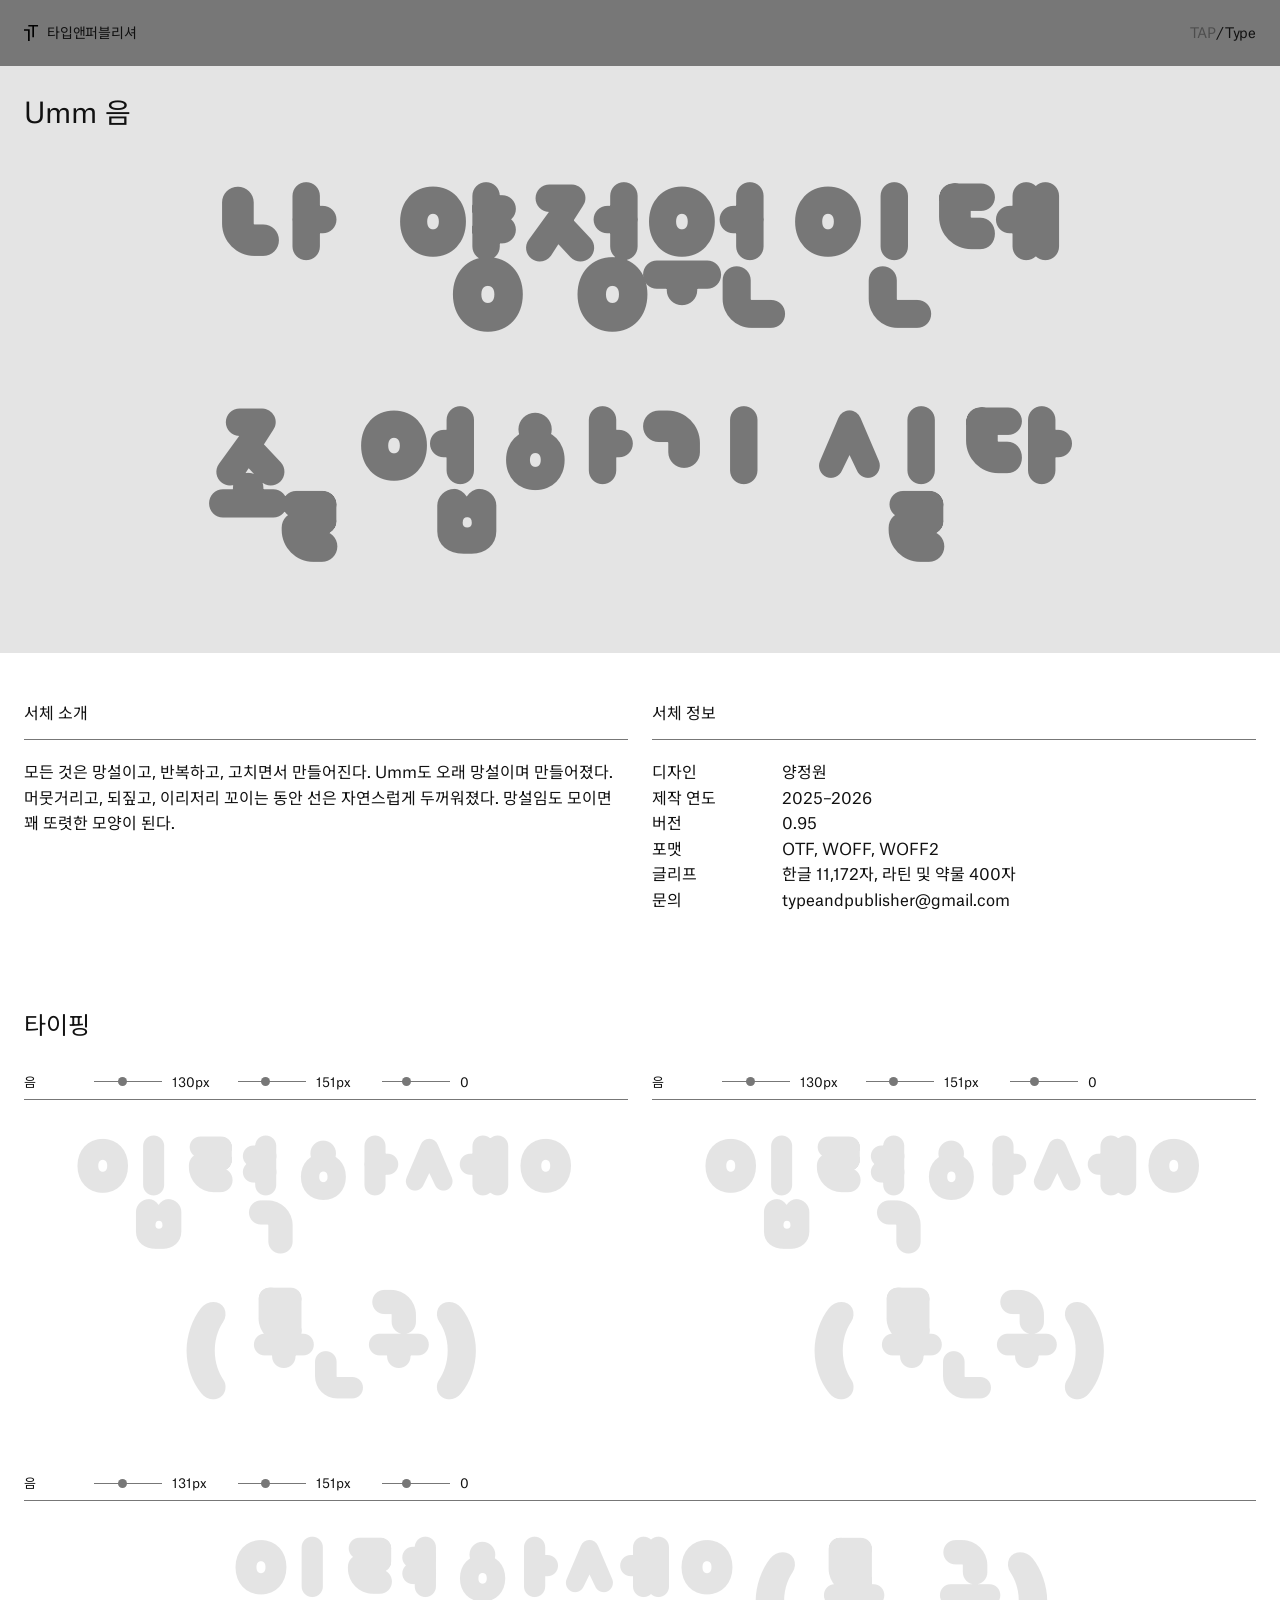
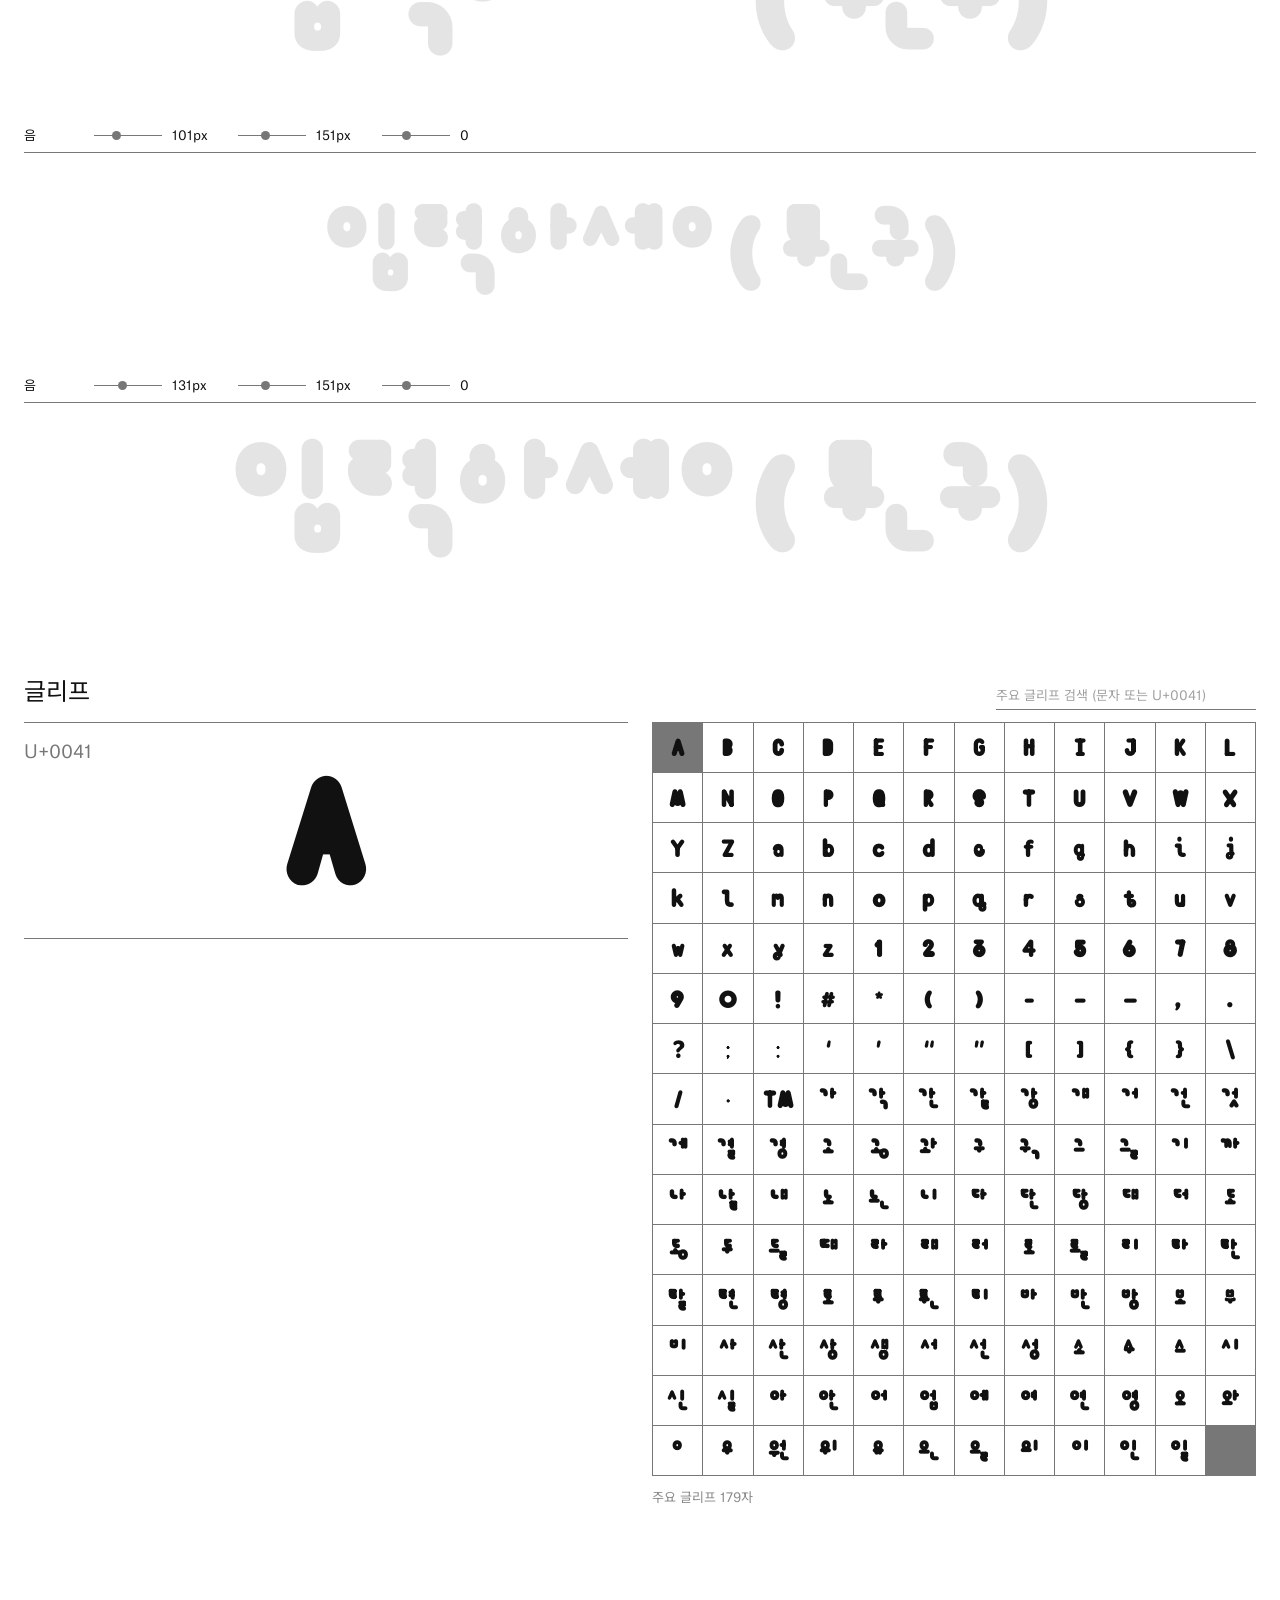
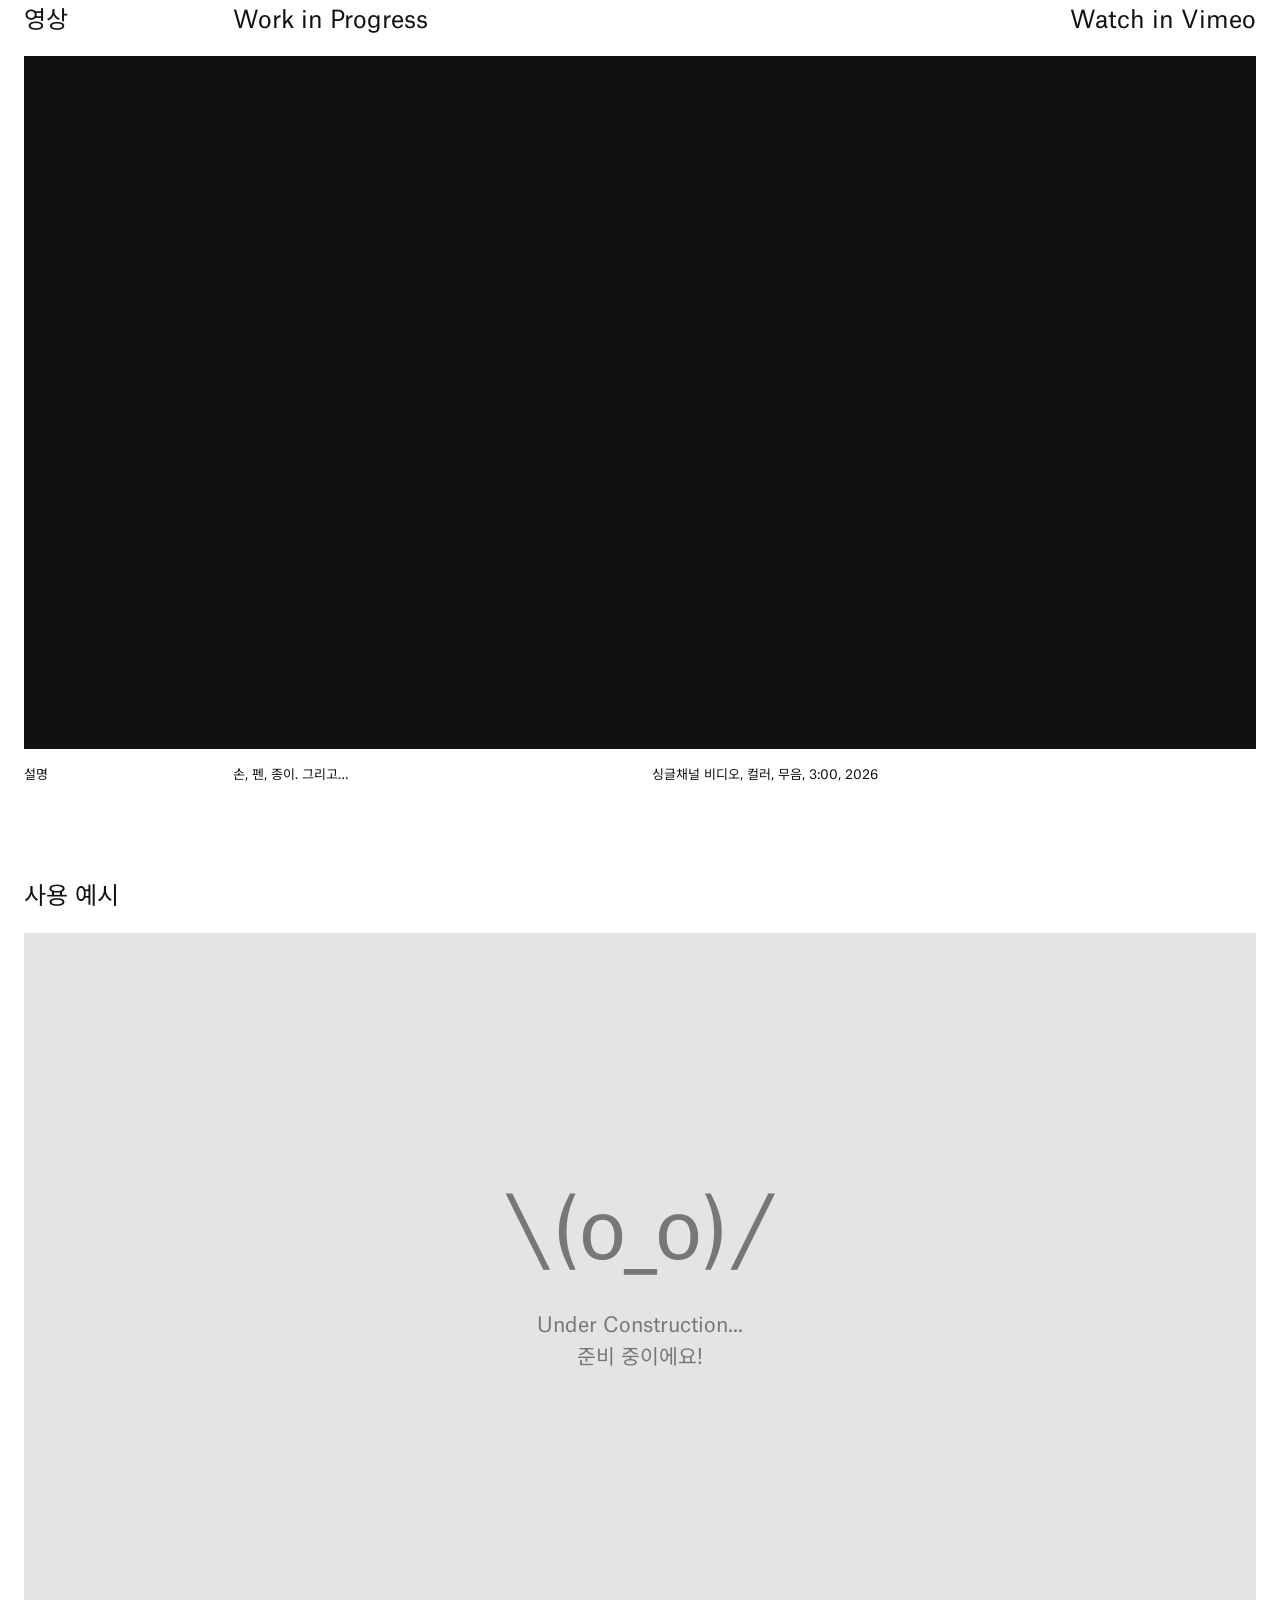
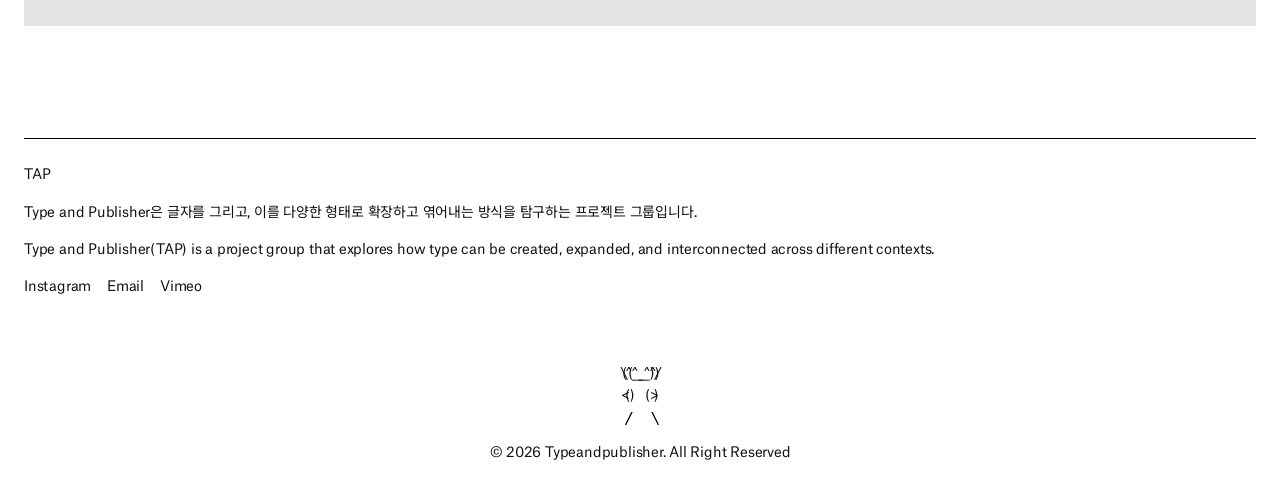
<file: type/umm/index.html>
<!DOCTYPE html>

<html lang="ko">
<head>
<meta charset="utf-8"/>
<meta content="width=device-width, initial-scale=1.0" name="viewport"/><link crossorigin="" href="https://docs.google.com" rel="preconnect"/>
<title>TYPE AND PUBLISHER | Umm 음</title>
<meta content="Type and Publisher(TAP)은 글자를 그리고, 이를 다양한 형태로 확장하고 엮어내는 방식을 탐구하는 프로젝트 그룹입니다." name="description"/>
<link as="font" crossorigin="" href="/type/assets/fonts/umm-Regular.woff2" rel="preload" type="font/woff2"/>
<link as="font" crossorigin="" href="/type/assets/fonts/AtlasGrotesk-Regular.woff2" rel="preload" type="font/woff2"/>
<link as="font" crossorigin="" href="/type/assets/fonts/NotoSansKR-Regular.woff2" rel="preload" type="font/woff2"/>
<link href="/type/assets/css/reset.css?v=45" rel="stylesheet"/>
<link href="/type/assets/css/main.css?v=45" rel="stylesheet"/>
<link href="/type/assets/css/preview.css?v=45" rel="stylesheet"/>
<link href="/type/assets/css/tap-menu.css?v=45" rel="stylesheet"/>
<link href="https://typeandpublisher.kr/type/umm/" rel="canonical"/><meta content="TYPE AND PUBLISHER" property="og:title"/><meta content="Type and Publisher(TAP)은 글자를 그리고, 이를 다양한 형태로 확장하고 엮어내는 방식을 탐구하는 프로젝트 그룹입니다." property="og:description"/><meta content="https://typeandpublisher.kr/type/umm/" property="og:url"/><meta content="website" property="og:type"/><meta content="https://typeandpublisher.kr/og-image-v2.png" property="og:image"/><meta content="1200" property="og:image:width"/><meta content="630" property="og:image:height"/><meta content="TYPE AND PUBLISHER" property="og:site_name"/><meta content="ko_KR" property="og:locale"/><meta content="summary_large_image" name="twitter:card"/><link href="/type/assets/css/cms.css?v=45" rel="stylesheet"/><link href="/favicon.ico" rel="icon" sizes="48x48"/><link href="/favicon-96.png" rel="icon" sizes="96x96" type="image/png"/><link href="/apple-touch-icon.png" rel="apple-touch-icon"/></head>
<body data-slug="umm" style="--main:#777777;--sub:#77777733;--font-display:'Type-umm',var(--font-ui);--font-glyph:'Glyph-umm',var(--font-ui)">
<div class="loading-screen" id="loading-screen">
<p class="loading-screen__face">┗<span class="paren">(</span> ˙o˙ <span class="paren">)</span>┓<span aria-hidden="true" class="loading-trail"><span>三</span><span>三</span><span>三</span><span>三</span><span>三</span></span></p>
<div class="loading-screen__text">
<span>Loading<span aria-hidden="true" class="placeholder__dots"><span>.</span><span>.</span><span>.</span></span></span>
<span>로딩 중이에요<span aria-hidden="true" class="placeholder__dots"><span>.</span><span>.</span><span>.</span></span></span>
</div>
</div>
<script src="/type/assets/js/loading-screen.js?v=45"></script>
<div class="topbar">
<a class="topbar__brand" href="/"><img alt="" class="topbar__mark" height="16" src="/type/assets/images/tap-symbol.svg" width="15"/>타입앤퍼블리셔</a>
<div class="topbar__nav"><a class="topbar__home" href="/">TAP</a><details class="type-menu"><summary aria-label="서체 페이지 메뉴">/Type</summary><nav aria-label="서체 페이지" class="type-menu__links"><a href="/type/cake/" style="--item-main:#ff5aff">TAP/Type/<span class="type-menu__name">Cake</span></a><a href="/type/giul/" style="--item-main:#008cf4">TAP/Type/<span class="type-menu__name">Giul</span></a><a href="/type/rooms/" style="--item-main:#523721">TAP/Type/<span class="type-menu__name">Rooms</span></a><a aria-current="page" href="/type/umm/" style="--item-main:#777777">TAP/Type/<span class="type-menu__name">Umm</span></a><a href="/type/witz/" style="--item-main:#41515C">TAP/Type/<span class="type-menu__name">Witz</span></a></nav></details></div>
</div>
<header class="hero">
<div class="container">
<h1 class="hero__title">Umm 음</h1>
<div class="hero__stage"><p class="hero__headline">나 양정원인데 졸업하기 싫다</p></div>
</div>
</header>
<section class="section info">
<div class="container info__grid">
<div class="info__col">
<p class="info__heading">서체 소개</p>
<div class="rule"></div>
<button aria-label="서체 소개: English로 전환" class="info__body language-toggle" lang="ko" type="button">모든 것은 망설이고, 반복하고, 고치면서 만들어진다. Umm도 오래 망설이며 만들어졌다. 머뭇거리고, 되짚고, 이리저리 꼬이는 동안 선은 자연스럽게 두꺼워졌다. 망설임도 모이면 꽤 또렷한 모양이 된다.</button>
</div>
<div class="info__col">
<p class="info__heading">서체 정보</p>
<div class="rule"></div>
<table class="info__table">
<tbody><tr><th scope="row">디자인</th><td>양정원</td></tr><tr><th scope="row">제작 연도</th><td>2025–2026</td></tr><tr><th scope="row">버전</th><td>0.95</td></tr><tr><th scope="row">포맷</th><td>OTF, WOFF, WOFF2</td></tr><tr><th scope="row">글리프</th><td>한글 11,172자, 라틴 및 약물 400자</td></tr><tr><th scope="row">문의</th><td>typeandpublisher@gmail.com</td></tr></tbody>
</table>
</div>
</div>
</section>
<section class="section typing">
<div class="container">
<p class="section-label">타이핑</p>
<div class="typing__rows">
<div class="typing__row typing__row--split">
<div class="typing__box">
<div class="typing__meta">
<span class="typing__id">음</span>
<span class="typing__control"><input aria-label="글자 크기" data-role="size" max="300" min="16" step="1" type="range" value="160"/><span class="typing__control-value"><span data-out="size">160</span>px</span></span>
<span class="typing__control"><input aria-label="행간" data-role="leading" max="360" min="16" step="1" type="range" value="180"/><span class="typing__control-value"><span data-out="leading">180</span>px</span></span>
<span class="typing__control"><input aria-label="자간" data-role="tracking" max="40" min="-20" step="1" type="range" value="0"/><span class="typing__control-value"><span data-out="tracking">0</span></span></span>
</div>
<div class="rule"></div>
<div aria-label="타이핑 예문 1" aria-multiline="true" class="typing__text" contenteditable="true" role="textbox" spellcheck="false">입력하세요(문구)</div>
</div>
<div class="typing__box">
<div class="typing__meta">
<span class="typing__id">음</span>
<span class="typing__control"><input aria-label="글자 크기" data-role="size" max="300" min="16" step="1" type="range" value="160"/><span class="typing__control-value"><span data-out="size">160</span>px</span></span>
<span class="typing__control"><input aria-label="행간" data-role="leading" max="360" min="16" step="1" type="range" value="180"/><span class="typing__control-value"><span data-out="leading">180</span>px</span></span>
<span class="typing__control"><input aria-label="자간" data-role="tracking" max="40" min="-20" step="1" type="range" value="0"/><span class="typing__control-value"><span data-out="tracking">0</span></span></span>
</div>
<div class="rule"></div>
<div aria-label="타이핑 예문 2" aria-multiline="true" class="typing__text" contenteditable="true" role="textbox" spellcheck="false">입력하세요(문구)</div>
</div>
</div>
<div class="typing__row">
<div class="typing__box">
<div class="typing__meta">
<span class="typing__id">음</span>
<span class="typing__control"><input aria-label="글자 크기" data-role="size" max="300" min="16" step="1" type="range" value="160"/><span class="typing__control-value"><span data-out="size">160</span>px</span></span>
<span class="typing__control"><input aria-label="행간" data-role="leading" max="360" min="16" step="1" type="range" value="180"/><span class="typing__control-value"><span data-out="leading">180</span>px</span></span>
<span class="typing__control"><input aria-label="자간" data-role="tracking" max="40" min="-20" step="1" type="range" value="0"/><span class="typing__control-value"><span data-out="tracking">0</span></span></span>
</div>
<div class="rule"></div>
<div aria-label="타이핑 예문 3" aria-multiline="true" class="typing__text" contenteditable="true" role="textbox" spellcheck="false">입력하세요(문구)</div>
</div>
</div>
<div class="typing__row">
<div class="typing__box">
<div class="typing__meta">
<span class="typing__id">음</span>
<span class="typing__control"><input aria-label="글자 크기" data-role="size" max="300" min="16" step="1" type="range" value="120"/><span class="typing__control-value"><span data-out="size">120</span>px</span></span>
<span class="typing__control"><input aria-label="행간" data-role="leading" max="360" min="16" step="1" type="range" value="180"/><span class="typing__control-value"><span data-out="leading">180</span>px</span></span>
<span class="typing__control"><input aria-label="자간" data-role="tracking" max="40" min="-20" step="1" type="range" value="0"/><span class="typing__control-value"><span data-out="tracking">0</span></span></span>
</div>
<div class="rule"></div>
<div aria-label="타이핑 예문 4" aria-multiline="true" class="typing__text" contenteditable="true" role="textbox" spellcheck="false">입력하세요(문구)</div>
</div>
</div>
<div class="typing__row">
<div class="typing__box">
<div class="typing__meta">
<span class="typing__id">음</span>
<span class="typing__control"><input aria-label="글자 크기" data-role="size" max="300" min="16" step="1" type="range" value="160"/><span class="typing__control-value"><span data-out="size">160</span>px</span></span>
<span class="typing__control"><input aria-label="행간" data-role="leading" max="360" min="16" step="1" type="range" value="180"/><span class="typing__control-value"><span data-out="leading">180</span>px</span></span>
<span class="typing__control"><input aria-label="자간" data-role="tracking" max="40" min="-20" step="1" type="range" value="0"/><span class="typing__control-value"><span data-out="tracking">0</span></span></span>
</div>
<div class="rule"></div>
<div aria-label="타이핑 예문 5" aria-multiline="true" class="typing__text" contenteditable="true" role="textbox" spellcheck="false">입력하세요(문구)</div>
</div>
</div>
</div>
</div>
</section>
<section class="section glyphs">
<div class="container">
<div class="glyphs__head">
<p class="section-label">글리프</p>
<div class="glyphs__search">
<input aria-label="글리프 검색" placeholder="주요 글리프 검색 (문자 또는 U+0041)" type="text"/>
</div>
</div>
<div class="glyphs__layout">
<div class="glyphs__preview">
<div class="rule"></div>
<div class="glyphs__preview-body">
<p class="glyphs__code">U+0041</p>
<p class="glyphs__big">A</p>
</div>
<div class="rule"></div>
</div>
<div class="glyphs__panel">
<div class="glyphs__grid" data-core="/type/assets/js/umm-core.json"></div>
<div class="glyphs__foot">
<span class="glyphs__count"></span>
</div>
</div>
</div>
</div>
</section>
<section class="section video">
<div class="container">
<div class="head-row">
<span class="col-label">영상</span>
<span class="col-a">Work in Progress</span>
<span class="col-b"></span>
<a class="col-end" href="https://vimeo.com/1230713991" rel="noopener" target="_blank">Watch in Vimeo</a>
</div>
<div class="video__frame" style="aspect-ratio:16 / 9">
<iframe allow="autoplay; fullscreen; picture-in-picture" allowfullscreen="" loading="lazy" referrerpolicy="strict-origin-when-cross-origin" src="https://player.vimeo.com/video/1230713991?title=0&amp;byline=0&amp;portrait=0&amp;dnt=1" style="width:75.000000%;height:100.000000%" title="Work in Progress"></iframe>
</div>
<div class="caption-row">
<span class="col-label">설명</span>
<span class="col-a">손, 펜, 종이. 그리고…</span>
<span class="col-b">싱글채널 비디오, 컬러, 무음, 3:00, 2026</span>
</div>
</div>
</section>
<section class="section usage">
<div class="container">
<div class="head-row">
<span class="col-label">사용 예시</span>
<span class="col-a"></span>
<span class="col-end"></span>
</div>
<div class="usage__frame usage__frame--empty">
<button aria-label="이전" class="usage__nav usage__nav--prev" hidden="" type="button">〈</button>
<!-- TODO: 실제 포스터 이미지를 받으면 이 placeholder를 <img>로 교체 -->
<div class="placeholder">
<p class="placeholder__face">\(o_o)/</p>
<p class="placeholder__text">Under Construction<span aria-hidden="true" class="placeholder__dots"><span>.</span><span>.</span><span>.</span></span><br/>준비 중이에요!</p>
</div>
<button aria-label="다음" class="usage__nav usage__nav--next" hidden="" type="button">〉</button>
</div>
<!-- 포스터 확정 전까지 비활성화
    <div class="caption-row">
      <span class="col-label">디자인</span>
      <span class="col-a">이가연</span>
    </div>
    -->
</div>
</section>
<footer class="site-footer container">
<div class="rule"></div>
<!-- TAP → 국문 소개 → 영문 소개 → 링크(왼끝 정렬). 그 아래 마크 + 저작권은 Info·Archive·Publish 푸터(.site-end)와 같은 마크업 -->
<div class="footer__about">
<p class="footer__brand">TAP</p>
<p class="footer__kr">Type and Publisher은 글자를 그리고, 이를 다양한 형태로 확장하고 엮어내는 방식을 탐구하는 프로젝트 그룹입니다.</p>
<p class="footer__en">Type and Publisher(TAP) is a project group that explores how type can be created, expanded, and interconnected across different contexts.</p>
<div class="footer__links">
<a href="https://www.instagram.com/typeandpublisher/" rel="noopener" target="_blank">Instagram</a>
<a href="mailto:typeandpublisher@gmail.com">Email</a>
<a href="https://vimeo.com/user263951849" rel="noopener" target="_blank">Vimeo</a>
</div>
</div>
<div class="site-end">
<span aria-hidden="true" class="footer__mark"><span>\(^__^)
 (    (&gt;
 /     \</span><span> (^__^)/
&lt;)     )
 /     \</span></span>
<span class="footer__copy">© 2026 Typeandpublisher. All Right Reserved</span>
</div>
</footer>
<script src="/type/assets/js/preview.js?v=45"></script>
<script src="/type/assets/js/tap-menu.mjs?v=45" type="module"></script>
<script id="type-seed" type="application/json">{"records": [{"주소": "cake", "서체명 국문": "케이크", "서체명 영문": "Cake", "디자이너 국문": "김민서", "디자이너 영문": "Minseo Kim", "대표색": "#ff5aff", "첫 화면 문구": "듬뿍 짠 생크림과 큼직한 딸기, 폭신한 시트, 초코칩 얹은 참 좋은 치즈 케이크.", "서체 소개 국문": "오로지 축하만을 위한 글자는 어떤 인상을 가져야 할까. 케이크(Cake)는 사랑하는 사람에게 건넬 진심을 위해 태어났다. 기쁜 날 빠질 수 없는 케이크 위 부드러운 생크림을 모티프로, 겹겹이 쌓이는 크림의 질감을 글자에 담았다. 한 자 한 자 공들여 적어 내려가는 마음처럼, 타이핑하는 것만으로도 행복과 정성이 풍성하게 묻어난다.", "서체 소개 영문": "What should letters made only for celebration feel like? Cake was born for the heartfelt words we give to the people we love. Inspired by the soft cream on the cake no joyful day is complete without, its letters hold the cream's layered texture. As if each letter were written slowly and with care, simply typing in Cake lets joy and devotion spill over.", "웹폰트 파일": "/type/assets/fonts/Cake-Regular.woff2", "서체 분류": "디스플레이?", "주요 용도": "디스플레이용", "글리프": "한글 11,172자, 라틴 및 약물 400자", "굵기 및 스타일": "Regular", "제작 상태": "beta", "버전": "0.95", "제작 연도": "2025–2026", "Vimeo URL": "https://vimeo.com/1230713085", "영상 제목": "축하해!!", "영상 소개 국문": "생크림으로 적어 내려가는 축하의 말. 한 글자씩 천천히 완성되는 문장에 누군가를 위한 정성과 마음을 담는다.", "영상 소개 영문": "Words of celebration, piped in cream. Letter by letter, a slowly finished sentence holds care and love for someone.\n", "영상 비율": "16:9", "영상 채널": "싱글채널 비디오", "영상 색상": "컬러", "영상 사운드": "무음", "영상 길이": "4:01", "영상 제작연도": "2026", "타이핑 예문 1": "축하해!!", "타이핑 예문 2": "Happy:)", "타이핑 예문 3": "예쁜 케이크 위에 촛불을 켜", "타이핑 예문 4": "Light candles on a pretty cake", "타이핑 예문 5": "듬뿍 짠 생크림과 큼직한 딸기, 폭신한 시트, 초코칩 얹은 참 좋은 치즈 케이크.", "문의 이메일": "msgome@gmail.com", "사용 예시 이미지": "", "사용 예시 설명": "", "포맷": "OTF, WOFF, WOFF2"}, {"주소": "giul", "서체명 국문": "기울", "서체명 영문": "Giul", "디자이너 국문": "박시은", "디자이너 영문": "Sieun Park", "대표색": "#008cf4", "첫 화면 문구": "Hi There,\nHow Are You?", "서체 소개 국문": "기울체(Giul)는 ‘기울이다’라는 동사에서 출발한 본문용 서체이다. 상체를 기울여 타인에게 반 정도 먼저 다가가는 가벼운 몸짓. 기울체는 이러한 작은 환영의 동작을 통해, 우리 사회에 필요한 새로운 관심과 관계의 태도를 제안한다.", "서체 소개 영문": "Giul is a typeface for body text, rooted in the verb “to lean.” Its form evokes the light gesture of tilting one’s body toward another—as if taking half a step forward. Through this small gesture of welcome, Giul proposes new ways of attending to and relating with one another in society.", "웹폰트 파일": "/type/assets/fonts/Giul-Regular.woff2", "서체 분류": "슬랩 세리프", "주요 용도": "본문용", "글리프": "한글 11,172자, 라틴 및 약물 400자", "굵기 및 스타일": "Regular", "제작 상태": "beta", "버전": "0.95", "제작 연도": "2025–2026", "Vimeo URL": "https://vimeo.com/1230713447", "영상 제목": "Body Text", "영상 소개 국문": "기울임을 타이핑해본다.", "영상 소개 영문": "Type a Lean.", "영상 비율": "16:9", "영상 채널": "싱글채널 비디오", "영상 색상": "흑백", "영상 사운드": "무음", "영상 길이": "4:07", "영상 제작연도": "2026", "타이핑 예문 1": "저기요...", "타이핑 예문 2": "안녕하세요?", "타이핑 예문 3": "I Am Fine Thank You And You?", "타이핑 예문 4": "We just need to {Giul} toward each other!", "타이핑 예문 5": "너의 세상을 들여다봐 낯설지만 다정한 그 리듬을 따라", "문의 이메일": "pse0187@gmail.com", "사용 예시 이미지": "", "사용 예시 설명": "", "포맷": "OTF, WOFF, WOFF2"}, {"주소": "rooms", "서체명 국문": "룸즈", "서체명 영문": "Rooms", "디자이너 국문": "신채원", "디자이너 영문": "Chaewon Shin", "대표색": "#523721", "첫 화면 문구": "지면 위 룸(Room)과, 화면 위의 마진(Margin).", "서체 소개 국문": "“Rooms 룸즈”는 영상/영화의 스크립트와 자막 사용 및 기타 본문의 용도로 제작된 슬랩 세리프 서체이다. 서체명 또한 영상/영화의 여백과 관련한 용어에서 따온 이름으로, 필름에서 프레임 내 여백을 ‘룸(Room)’이라 부르는 것으로부터 따와 서체 이름을 “Rooms 룸즈”라고 지었다.", "서체 소개 영문": "“Rooms” is a slab serif typeface designed for use in video and film scripts, subtitles, and other forms of body text. The name “Rooms” is also derived from a term associated with the use of space in film and video. In filmmaking, the empty space within a frame is referred to as “room,” which inspired the name “Rooms.”", "웹폰트 파일": "/type/assets/fonts/Rooms-Regular.woff2", "서체 분류": "슬랩 세리프", "주요 용도": "본문용", "글리프": "한글 11,172자, 라틴 및 약물 400자", "굵기 및 스타일": "Regular", "제작 상태": "beta", "버전": "0.95", "제작 연도": "2025–2026", "Vimeo URL": "https://vimeo.com/1230714480", "영상 제목": "Camera roll!", "영상 소개 국문": "글자에게 룸(Room)을, 피사체에게 마진(Margin)을.", "영상 소개 영문": "\"Room\" for letters, \"Margin\" for subjects. ", "영상 비율": "32:9", "영상 채널": "2채널 비디오", "영상 색상": "컬러", "영상 사운드": "무음", "영상 길이": "0:52", "영상 제작연도": "2026", "타이핑 예문 1": "카메라 롤...", "타이핑 예문 2": "Camera roll...", "타이핑 예문 3": "여백과 공간과 교차", "타이핑 예문 4": "Margins&Rooms&Intersection", "타이핑 예문 5": "지면 위 룸(Room)과, 화면 위의 마진(Margin).", "문의 이메일": "wtotw2003@g.hongik.ac.kr", "사용 예시 이미지": "", "사용 예시 설명": "", "포맷": "OTF, WOFF, WOFF2"}, {"주소": "umm", "서체명 국문": "음", "서체명 영문": "Umm", "디자이너 국문": "양정원", "디자이너 영문": "Jungwon Yang", "대표색": "#777777", "첫 화면 문구": "나 양정원인데 졸업하기 싫다", "서체 소개 국문": "모든 것은 망설이고, 반복하고, 고치면서 만들어진다. Umm도 오래 망설이며 만들어졌다. 머뭇거리고, 되짚고, 이리저리 꼬이는 동안 선은 자연스럽게 두꺼워졌다. 망설임도 모이면 꽤 또렷한 모양이 된다.", "서체 소개 영문": "Everything is made through hesitation, repetition, and revision. Umm was made with plenty of hesitation, too. As the lines paused, retraced, and tangled, they naturally grew thicker. Gather enough hesitation, and it begins to take a rather clear shape.", "웹폰트 파일": "/type/assets/fonts/umm-Regular.woff2", "서체 분류": "산세리프", "주요 용도": "디스플레이용", "글리프": "한글 11,172자, 라틴 및 약물 400자", "굵기 및 스타일": "Extra Bold", "제작 상태": "beta", "버전": "0.95", "제작 연도": "2025–2026", "Vimeo URL": "https://vimeo.com/1230713991", "영상 제목": "Work in Progress", "영상 소개 국문": "손, 펜, 종이. 그리고…", "영상 소개 영문": "Hands, pen, paper. And…", "영상 비율": "4:3", "영상 채널": "싱글채널 비디오", "영상 색상": "컬러", "영상 사운드": "무음", "영상 길이": "3:00", "영상 제작연도": "2026", "타이핑 예문 1": "입력하세요(문구)", "타이핑 예문 2": "입력하세요(문구)", "타이핑 예문 3": "입력하세요(문구)", "타이핑 예문 4": "입력하세요(문구)", "타이핑 예문 5": "입력하세요(문구)", "문의 이메일": "typeandpublisher@gmail.com", "사용 예시 이미지": "", "사용 예시 설명": "", "포맷": "OTF, WOFF, WOFF2"}, {"주소": "witz", "서체명 국문": "비츠", "서체명 영문": "Witz", "디자이너 국문": "이재원", "디자이너 영문": "Jaewon Lee", "대표색": "#41515C", "첫 화면 문구": "자세를 살짝 낮춰 텅 빈 공간을 내주면, 뒤편의 모두가 쾌적하고 맑은 풍경을 함께 즐겨요.", "서체 소개 국문": "Witz는 글자로 ‘배려’를 이야기할 수 없을까?라는 질문으로 시작한 서체다. 앞의 사람이 살짝 숙여주는 일만으로 뒤의 누군가를 배려할 수 있다는 점에서 착안해 알파벳 순서 상 앞순서의 글자들은 하단부를 강조하고, 뒷순서의 글자들은 상단부를 강조한 것이 특징이다.", "서체 소개 영문": "Witz explores how care can be expressed through type. The concept began with a simple gesture: leaning slightly forward to make space for someone behind you. Reflecting this idea, letters that come earlier in the alphabet carry more weight toward the bottom, while later letters shift their emphasis upward. Fittingly, “Witz” means “wit” or “wisdom” in German.", "웹폰트 파일": "/type/assets/fonts/Witz.woff2", "서체 분류": "", "주요 용도": "", "글리프": "한글 11,172자, 라틴 및 약물 400자", "굵기 및 스타일": "Regular", "제작 상태": "beta", "버전": "0.95", "제작 연도": "2025–2026", "Vimeo URL": "https://vimeo.com/1230525322", "영상 제목": "위트", "영상 소개 국문": "위트있는 배려는 티가 나지 않는 법.", "영상 소개 영문": "Wit is care that leaves no trace.", "영상 비율": "16:9", "영상 채널": "3채널 비디오", "영상 색상": "컬러", "영상 사운드": "무음", "영상 길이": "1:07", "영상 제작연도": "2026", "타이핑 예문 1": "기동전사건담", "타이핑 예문 2": "Rhythm\u003c3", "타이핑 예문 3": "100년 동안의 진심", "타이핑 예문 4": "Ja think I’m a cowboy?", "타이핑 예문 5": "“사실 낮을 위한 책이 따로 있고, 밤에만 읽을 수 있는 책이 따로 있어.” (...)\n마리클로드는 그 사람을 돌아보았다. \n“당신이라면 스탕달을 어느 범주에 넣겠어?”", "문의 이메일": "jaewwonlee@gmail.com", "사용 예시 이미지": "", "사용 예시 설명": "", "포맷": "OTF, WOFF, WOFF2"}], "glyphs": {"cake": {"font": "/type/assets/fonts/Cake-Regular.woff2", "core": "/type/assets/js/cake-core.json", "count": 204}, "giul": {"font": "/type/assets/fonts/Giul-Regular.woff2", "core": "/type/assets/js/giul-core.json", "count": 201}, "rooms": {"font": "/type/assets/fonts/Rooms-Regular.woff2", "core": "/type/assets/js/rooms-core.json", "count": 216}, "umm": {"font": "/type/assets/fonts/umm-Regular.woff2", "core": "/type/assets/js/umm-core.json", "count": 179}, "witz": {"font": "/type/assets/fonts/Witz.woff2", "core": "/type/assets/js/witz-core.json", "count": 216}}}</script><script src="/type/assets/js/cms.js?v=45" type="module"></script><script defer="" src="/type/assets/js/hero-fit.js?v=45"></script></body>
</html>
</file>
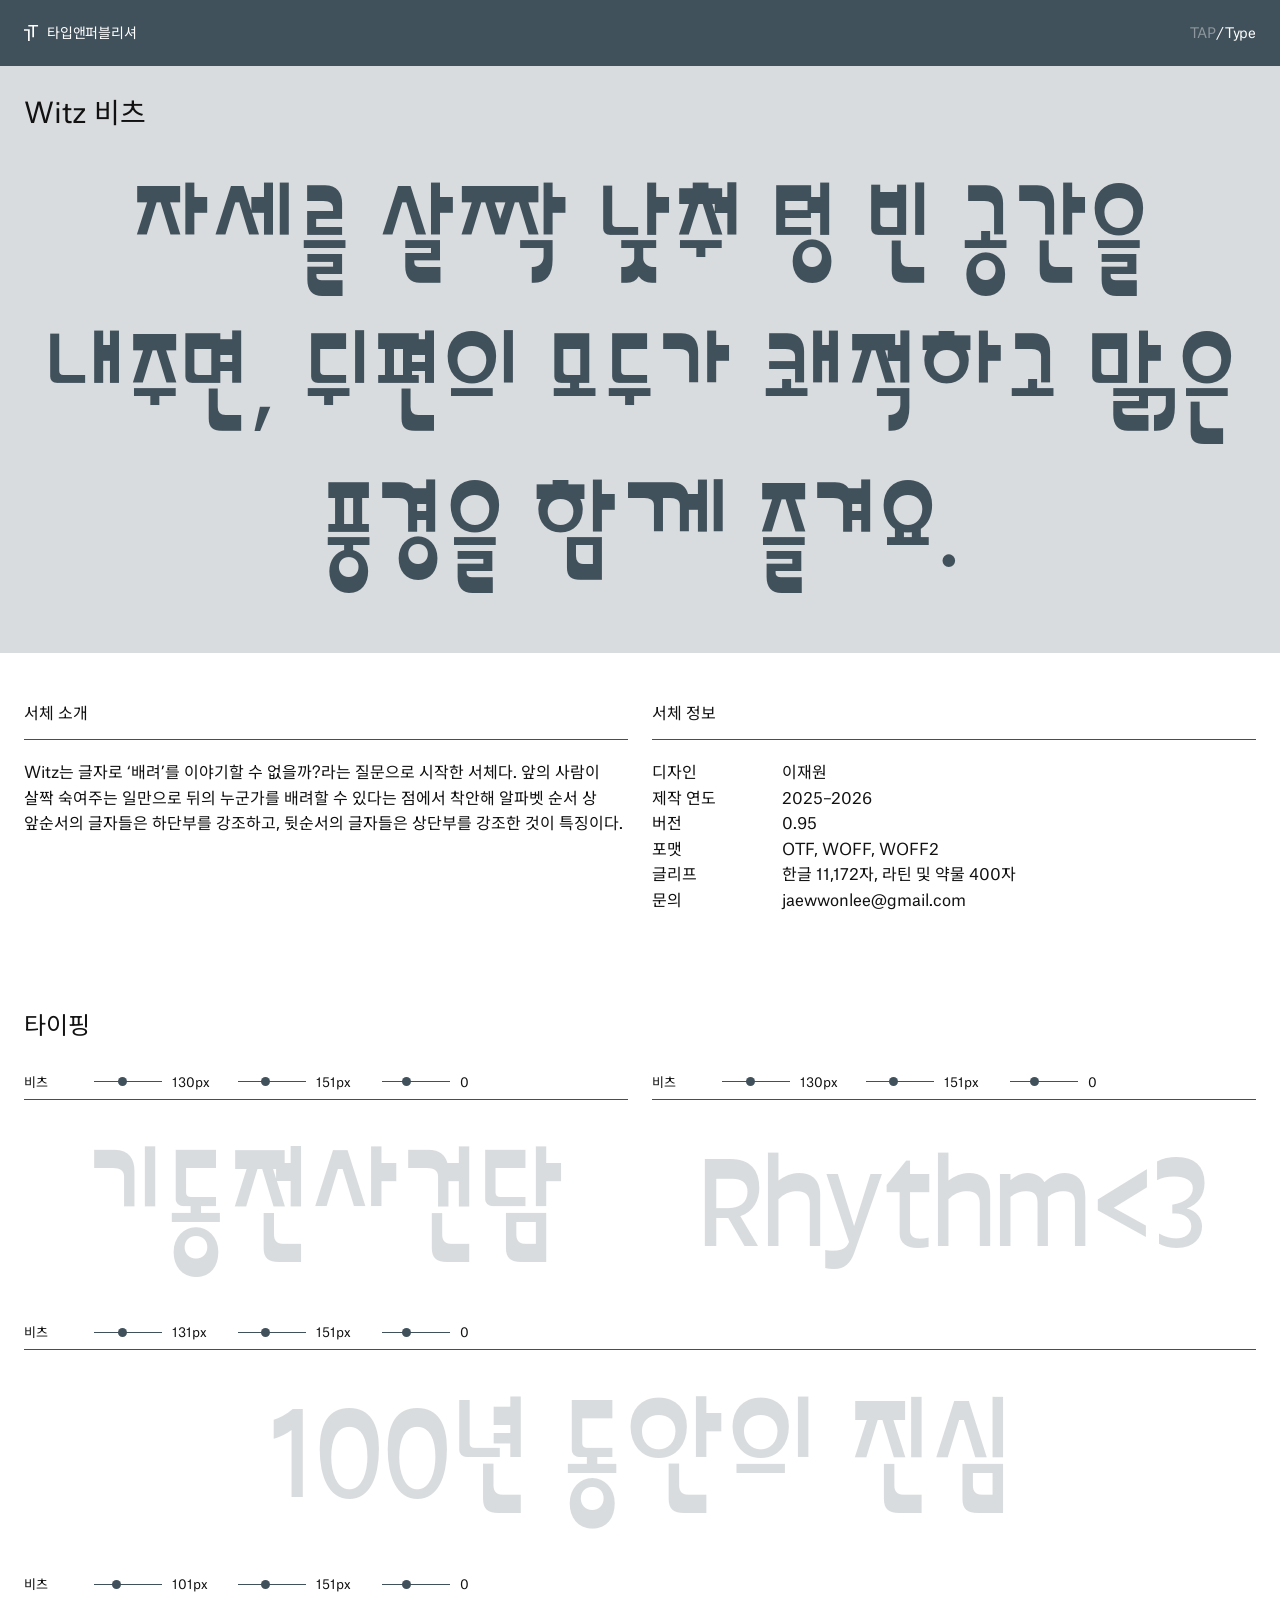
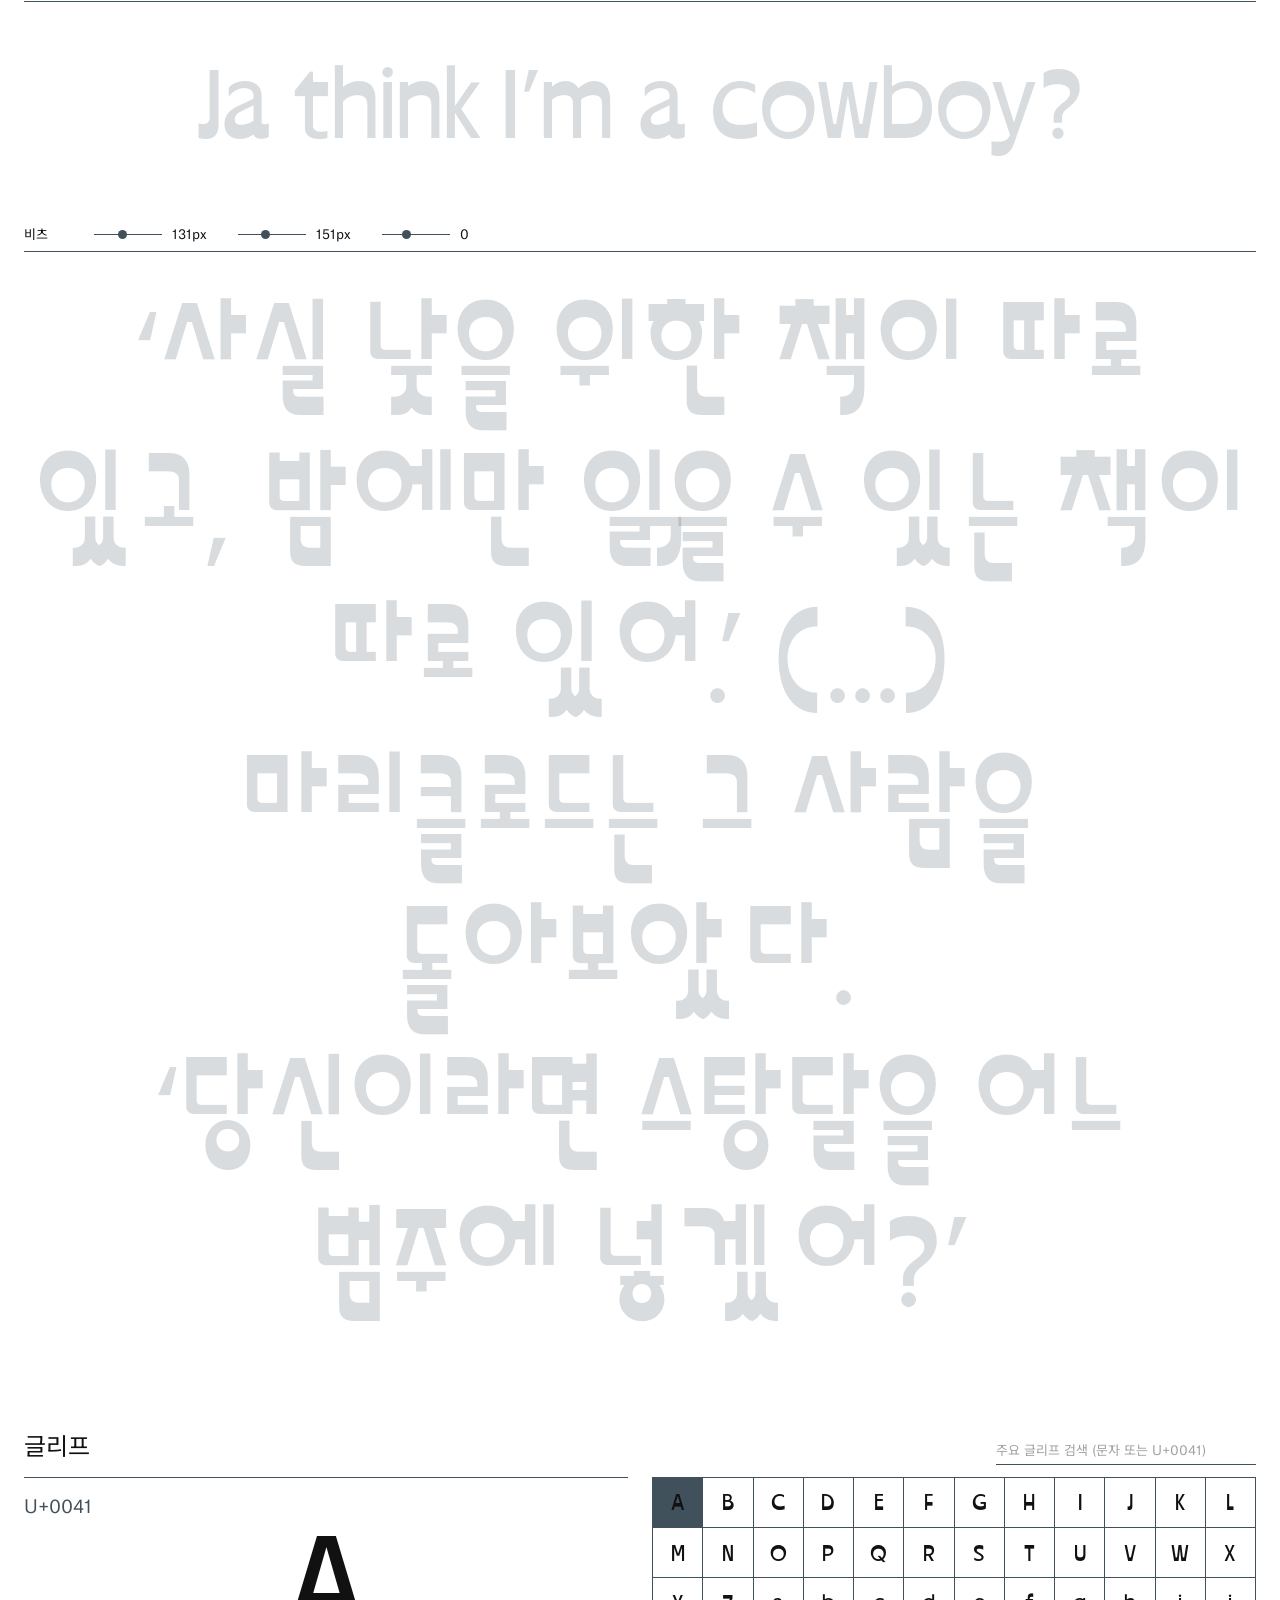
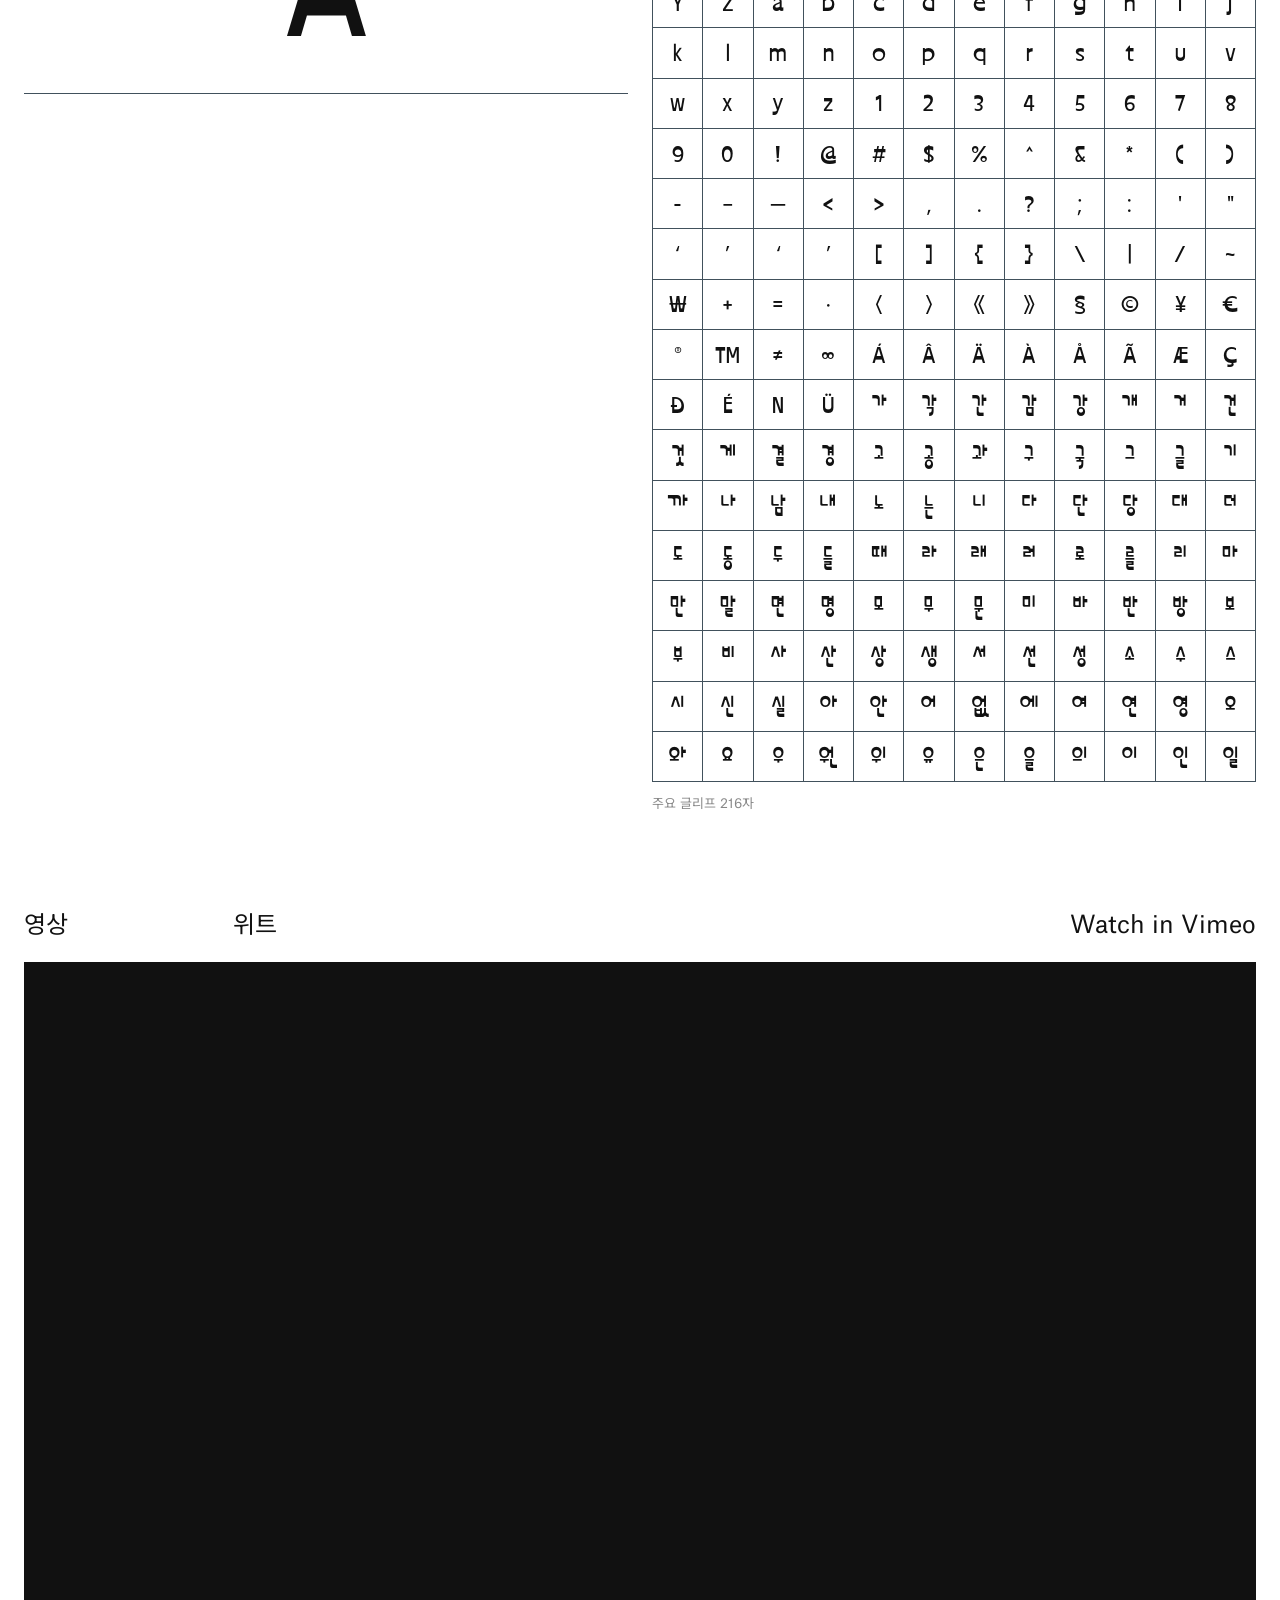
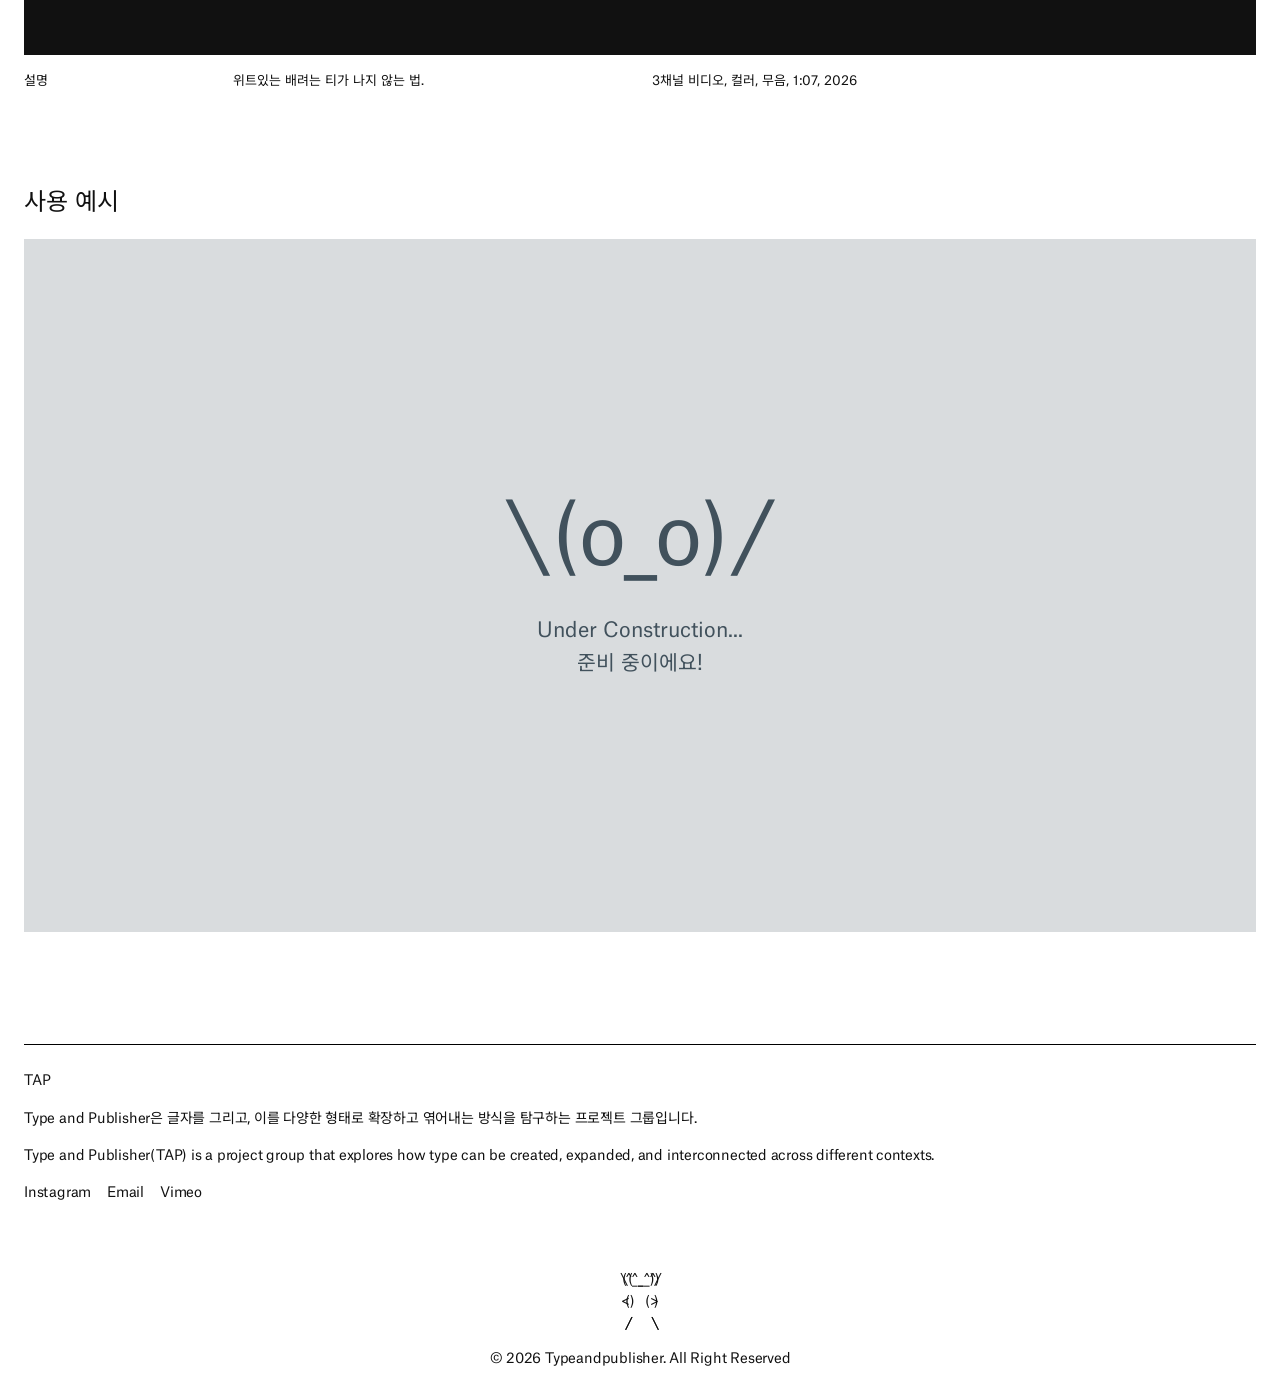
<file: type/witz/index.html>
<!DOCTYPE html>

<html lang="ko">
<head>
<meta charset="utf-8"/>
<meta content="width=device-width, initial-scale=1.0" name="viewport"/><link crossorigin="" href="https://docs.google.com" rel="preconnect"/>
<title>TYPE AND PUBLISHER | Witz 비츠</title>
<meta content="Type and Publisher(TAP)은 글자를 그리고, 이를 다양한 형태로 확장하고 엮어내는 방식을 탐구하는 프로젝트 그룹입니다." name="description"/>
<link as="font" crossorigin="" href="/type/assets/fonts/Witz.woff2" rel="preload" type="font/woff2"/>
<link as="font" crossorigin="" href="/type/assets/fonts/AtlasGrotesk-Regular.woff2" rel="preload" type="font/woff2"/>
<link as="font" crossorigin="" href="/type/assets/fonts/NotoSansKR-Regular.woff2" rel="preload" type="font/woff2"/>
<link href="/type/assets/css/reset.css?v=45" rel="stylesheet"/>
<link href="/type/assets/css/main.css?v=45" rel="stylesheet"/>
<link href="/type/assets/css/preview.css?v=45" rel="stylesheet"/>
<link href="/type/assets/css/tap-menu.css?v=45" rel="stylesheet"/>
<link href="https://typeandpublisher.kr/type/witz/" rel="canonical"/><meta content="TYPE AND PUBLISHER" property="og:title"/><meta content="Type and Publisher(TAP)은 글자를 그리고, 이를 다양한 형태로 확장하고 엮어내는 방식을 탐구하는 프로젝트 그룹입니다." property="og:description"/><meta content="https://typeandpublisher.kr/type/witz/" property="og:url"/><meta content="website" property="og:type"/><meta content="https://typeandpublisher.kr/og-image-v2.png" property="og:image"/><meta content="1200" property="og:image:width"/><meta content="630" property="og:image:height"/><meta content="TYPE AND PUBLISHER" property="og:site_name"/><meta content="ko_KR" property="og:locale"/><meta content="summary_large_image" name="twitter:card"/><link href="/type/assets/css/cms.css?v=45" rel="stylesheet"/><link href="/favicon.ico" rel="icon" sizes="48x48"/><link href="/favicon-96.png" rel="icon" sizes="96x96" type="image/png"/><link href="/apple-touch-icon.png" rel="apple-touch-icon"/></head>
<body data-slug="witz" style="--main:#41515C;--sub:#41515C33;--font-display:'Type-witz',var(--font-ui);--font-glyph:'Glyph-witz',var(--font-ui)">
<div class="loading-screen" id="loading-screen">
<p class="loading-screen__face">┗<span class="paren">(</span> ˙o˙ <span class="paren">)</span>┓<span aria-hidden="true" class="loading-trail"><span>三</span><span>三</span><span>三</span><span>三</span><span>三</span></span></p>
<div class="loading-screen__text">
<span>Loading<span aria-hidden="true" class="placeholder__dots"><span>.</span><span>.</span><span>.</span></span></span>
<span>로딩 중이에요<span aria-hidden="true" class="placeholder__dots"><span>.</span><span>.</span><span>.</span></span></span>
</div>
</div>
<script src="/type/assets/js/loading-screen.js?v=45"></script>
<div class="topbar">
<a class="topbar__brand" href="/"><img alt="" class="topbar__mark" height="16" src="/type/assets/images/tap-symbol.svg" width="15"/>타입앤퍼블리셔</a>
<div class="topbar__nav"><a class="topbar__home" href="/">TAP</a><details class="type-menu"><summary aria-label="서체 페이지 메뉴">/Type</summary><nav aria-label="서체 페이지" class="type-menu__links"><a href="/type/cake/" style="--item-main:#ff5aff">TAP/Type/<span class="type-menu__name">Cake</span></a><a href="/type/giul/" style="--item-main:#008cf4">TAP/Type/<span class="type-menu__name">Giul</span></a><a href="/type/rooms/" style="--item-main:#523721">TAP/Type/<span class="type-menu__name">Rooms</span></a><a href="/type/umm/" style="--item-main:#777777">TAP/Type/<span class="type-menu__name">Umm</span></a><a aria-current="page" href="/type/witz/" style="--item-main:#41515C">TAP/Type/<span class="type-menu__name">Witz</span></a></nav></details></div>
</div>
<header class="hero">
<div class="container">
<h1 class="hero__title">Witz 비츠</h1>
<div class="hero__stage"><p class="hero__headline">자세를 살짝 낮춰 텅 빈 공간을 내주면, 뒤편의 모두가 쾌적하고 맑은 풍경을 함께 즐겨요.</p></div>
</div>
</header>
<section class="section info">
<div class="container info__grid">
<div class="info__col">
<p class="info__heading">서체 소개</p>
<div class="rule"></div>
<button aria-label="서체 소개: English로 전환" class="info__body language-toggle" lang="ko" type="button">Witz는 글자로 ‘배려’를 이야기할 수 없을까?라는 질문으로 시작한 서체다. 앞의 사람이 살짝 숙여주는 일만으로 뒤의 누군가를 배려할 수 있다는 점에서 착안해 알파벳 순서 상 앞순서의 글자들은 하단부를 강조하고, 뒷순서의 글자들은 상단부를 강조한 것이 특징이다.</button>
</div>
<div class="info__col">
<p class="info__heading">서체 정보</p>
<div class="rule"></div>
<table class="info__table">
<tbody><tr><th scope="row">디자인</th><td>이재원</td></tr><tr><th scope="row">제작 연도</th><td>2025–2026</td></tr><tr><th scope="row">버전</th><td>0.95</td></tr><tr><th scope="row">포맷</th><td>OTF, WOFF, WOFF2</td></tr><tr><th scope="row">글리프</th><td>한글 11,172자, 라틴 및 약물 400자</td></tr><tr><th scope="row">문의</th><td>jaewwonlee@gmail.com</td></tr></tbody>
</table>
</div>
</div>
</section>
<section class="section typing">
<div class="container">
<p class="section-label">타이핑</p>
<div class="typing__rows">
<div class="typing__row typing__row--split">
<div class="typing__box">
<div class="typing__meta">
<span class="typing__id">비츠</span>
<span class="typing__control"><input aria-label="글자 크기" data-role="size" max="300" min="16" step="1" type="range" value="160"/><span class="typing__control-value"><span data-out="size">160</span>px</span></span>
<span class="typing__control"><input aria-label="행간" data-role="leading" max="360" min="16" step="1" type="range" value="180"/><span class="typing__control-value"><span data-out="leading">180</span>px</span></span>
<span class="typing__control"><input aria-label="자간" data-role="tracking" max="40" min="-20" step="1" type="range" value="0"/><span class="typing__control-value"><span data-out="tracking">0</span></span></span>
</div>
<div class="rule"></div>
<div aria-label="타이핑 예문 1" aria-multiline="true" class="typing__text" contenteditable="true" role="textbox" spellcheck="false">기동전사건담</div>
</div>
<div class="typing__box">
<div class="typing__meta">
<span class="typing__id">비츠</span>
<span class="typing__control"><input aria-label="글자 크기" data-role="size" max="300" min="16" step="1" type="range" value="160"/><span class="typing__control-value"><span data-out="size">160</span>px</span></span>
<span class="typing__control"><input aria-label="행간" data-role="leading" max="360" min="16" step="1" type="range" value="180"/><span class="typing__control-value"><span data-out="leading">180</span>px</span></span>
<span class="typing__control"><input aria-label="자간" data-role="tracking" max="40" min="-20" step="1" type="range" value="0"/><span class="typing__control-value"><span data-out="tracking">0</span></span></span>
</div>
<div class="rule"></div>
<div aria-label="타이핑 예문 2" aria-multiline="true" class="typing__text" contenteditable="true" role="textbox" spellcheck="false">Rhythm&lt;3</div>
</div>
</div>
<div class="typing__row">
<div class="typing__box">
<div class="typing__meta">
<span class="typing__id">비츠</span>
<span class="typing__control"><input aria-label="글자 크기" data-role="size" max="300" min="16" step="1" type="range" value="160"/><span class="typing__control-value"><span data-out="size">160</span>px</span></span>
<span class="typing__control"><input aria-label="행간" data-role="leading" max="360" min="16" step="1" type="range" value="180"/><span class="typing__control-value"><span data-out="leading">180</span>px</span></span>
<span class="typing__control"><input aria-label="자간" data-role="tracking" max="40" min="-20" step="1" type="range" value="0"/><span class="typing__control-value"><span data-out="tracking">0</span></span></span>
</div>
<div class="rule"></div>
<div aria-label="타이핑 예문 3" aria-multiline="true" class="typing__text" contenteditable="true" role="textbox" spellcheck="false">100년 동안의 진심</div>
</div>
</div>
<div class="typing__row">
<div class="typing__box">
<div class="typing__meta">
<span class="typing__id">비츠</span>
<span class="typing__control"><input aria-label="글자 크기" data-role="size" max="300" min="16" step="1" type="range" value="120"/><span class="typing__control-value"><span data-out="size">120</span>px</span></span>
<span class="typing__control"><input aria-label="행간" data-role="leading" max="360" min="16" step="1" type="range" value="180"/><span class="typing__control-value"><span data-out="leading">180</span>px</span></span>
<span class="typing__control"><input aria-label="자간" data-role="tracking" max="40" min="-20" step="1" type="range" value="0"/><span class="typing__control-value"><span data-out="tracking">0</span></span></span>
</div>
<div class="rule"></div>
<div aria-label="타이핑 예문 4" aria-multiline="true" class="typing__text" contenteditable="true" role="textbox" spellcheck="false">Ja think I’m a cowboy?</div>
</div>
</div>
<div class="typing__row">
<div class="typing__box">
<div class="typing__meta">
<span class="typing__id">비츠</span>
<span class="typing__control"><input aria-label="글자 크기" data-role="size" max="300" min="16" step="1" type="range" value="160"/><span class="typing__control-value"><span data-out="size">160</span>px</span></span>
<span class="typing__control"><input aria-label="행간" data-role="leading" max="360" min="16" step="1" type="range" value="180"/><span class="typing__control-value"><span data-out="leading">180</span>px</span></span>
<span class="typing__control"><input aria-label="자간" data-role="tracking" max="40" min="-20" step="1" type="range" value="0"/><span class="typing__control-value"><span data-out="tracking">0</span></span></span>
</div>
<div class="rule"></div>
<div aria-label="타이핑 예문 5" aria-multiline="true" class="typing__text" contenteditable="true" role="textbox" spellcheck="false">“사실 낮을 위한 책이 따로 있고, 밤에만 읽을 수 있는 책이 따로 있어.” (...)
마리클로드는 그 사람을 돌아보았다. 
“당신이라면 스탕달을 어느 범주에 넣겠어?”</div>
</div>
</div>
</div>
</div>
</section>
<section class="section glyphs">
<div class="container">
<div class="glyphs__head">
<p class="section-label">글리프</p>
<div class="glyphs__search">
<input aria-label="글리프 검색" placeholder="주요 글리프 검색 (문자 또는 U+0041)" type="text"/>
</div>
</div>
<div class="glyphs__layout">
<div class="glyphs__preview">
<div class="rule"></div>
<div class="glyphs__preview-body">
<p class="glyphs__code">U+0041</p>
<p class="glyphs__big">A</p>
</div>
<div class="rule"></div>
</div>
<div class="glyphs__panel">
<div class="glyphs__grid" data-core="/type/assets/js/witz-core.json"></div>
<div class="glyphs__foot">
<span class="glyphs__count"></span>
</div>
</div>
</div>
</div>
</section>
<section class="section video">
<div class="container">
<div class="head-row">
<span class="col-label">영상</span>
<span class="col-a">위트</span>
<span class="col-b"></span>
<a class="col-end" href="https://vimeo.com/1230525322" rel="noopener" target="_blank">Watch in Vimeo</a>
</div>
<div class="video__frame" style="aspect-ratio:16 / 9">
<iframe allow="autoplay; fullscreen; picture-in-picture" allowfullscreen="" loading="lazy" referrerpolicy="strict-origin-when-cross-origin" src="https://player.vimeo.com/video/1230525322?title=0&amp;byline=0&amp;portrait=0&amp;dnt=1" style="width:100.000000%;height:100.000000%" title="위트"></iframe>
</div>
<div class="caption-row">
<span class="col-label">설명</span>
<span class="col-a">위트있는 배려는 티가 나지 않는 법.</span>
<span class="col-b">3채널 비디오, 컬러, 무음, 1:07, 2026</span>
</div>
</div>
</section>
<section class="section usage">
<div class="container">
<div class="head-row">
<span class="col-label">사용 예시</span>
<span class="col-a"></span>
<span class="col-end"></span>
</div>
<div class="usage__frame usage__frame--empty">
<button aria-label="이전" class="usage__nav usage__nav--prev" hidden="" type="button">〈</button>
<!-- TODO: 실제 포스터 이미지를 받으면 이 placeholder를 <img>로 교체 -->
<div class="placeholder">
<p class="placeholder__face">\(o_o)/</p>
<p class="placeholder__text">Under Construction<span aria-hidden="true" class="placeholder__dots"><span>.</span><span>.</span><span>.</span></span><br/>준비 중이에요!</p>
</div>
<button aria-label="다음" class="usage__nav usage__nav--next" hidden="" type="button">〉</button>
</div>
<!-- 포스터 확정 전까지 비활성화
    <div class="caption-row">
      <span class="col-label">디자인</span>
      <span class="col-a">이가연</span>
    </div>
    -->
</div>
</section>
<footer class="site-footer container">
<div class="rule"></div>
<!-- TAP → 국문 소개 → 영문 소개 → 링크(왼끝 정렬). 그 아래 마크 + 저작권은 Info·Archive·Publish 푸터(.site-end)와 같은 마크업 -->
<div class="footer__about">
<p class="footer__brand">TAP</p>
<p class="footer__kr">Type and Publisher은 글자를 그리고, 이를 다양한 형태로 확장하고 엮어내는 방식을 탐구하는 프로젝트 그룹입니다.</p>
<p class="footer__en">Type and Publisher(TAP) is a project group that explores how type can be created, expanded, and interconnected across different contexts.</p>
<div class="footer__links">
<a href="https://www.instagram.com/typeandpublisher/" rel="noopener" target="_blank">Instagram</a>
<a href="mailto:typeandpublisher@gmail.com">Email</a>
<a href="https://vimeo.com/user263951849" rel="noopener" target="_blank">Vimeo</a>
</div>
</div>
<div class="site-end">
<span aria-hidden="true" class="footer__mark"><span>\(^__^)
 (    (&gt;
 /     \</span><span> (^__^)/
&lt;)     )
 /     \</span></span>
<span class="footer__copy">© 2026 Typeandpublisher. All Right Reserved</span>
</div>
</footer>
<script src="/type/assets/js/preview.js?v=45"></script>
<script src="/type/assets/js/tap-menu.mjs?v=45" type="module"></script>
<script id="type-seed" type="application/json">{"records": [{"주소": "cake", "서체명 국문": "케이크", "서체명 영문": "Cake", "디자이너 국문": "김민서", "디자이너 영문": "Minseo Kim", "대표색": "#ff5aff", "첫 화면 문구": "듬뿍 짠 생크림과 큼직한 딸기, 폭신한 시트, 초코칩 얹은 참 좋은 치즈 케이크.", "서체 소개 국문": "오로지 축하만을 위한 글자는 어떤 인상을 가져야 할까. 케이크(Cake)는 사랑하는 사람에게 건넬 진심을 위해 태어났다. 기쁜 날 빠질 수 없는 케이크 위 부드러운 생크림을 모티프로, 겹겹이 쌓이는 크림의 질감을 글자에 담았다. 한 자 한 자 공들여 적어 내려가는 마음처럼, 타이핑하는 것만으로도 행복과 정성이 풍성하게 묻어난다.", "서체 소개 영문": "What should letters made only for celebration feel like? Cake was born for the heartfelt words we give to the people we love. Inspired by the soft cream on the cake no joyful day is complete without, its letters hold the cream's layered texture. As if each letter were written slowly and with care, simply typing in Cake lets joy and devotion spill over.", "웹폰트 파일": "/type/assets/fonts/Cake-Regular.woff2", "서체 분류": "디스플레이?", "주요 용도": "디스플레이용", "글리프": "한글 11,172자, 라틴 및 약물 400자", "굵기 및 스타일": "Regular", "제작 상태": "beta", "버전": "0.95", "제작 연도": "2025–2026", "Vimeo URL": "https://vimeo.com/1230713085", "영상 제목": "축하해!!", "영상 소개 국문": "생크림으로 적어 내려가는 축하의 말. 한 글자씩 천천히 완성되는 문장에 누군가를 위한 정성과 마음을 담는다.", "영상 소개 영문": "Words of celebration, piped in cream. Letter by letter, a slowly finished sentence holds care and love for someone.\n", "영상 비율": "16:9", "영상 채널": "싱글채널 비디오", "영상 색상": "컬러", "영상 사운드": "무음", "영상 길이": "4:01", "영상 제작연도": "2026", "타이핑 예문 1": "축하해!!", "타이핑 예문 2": "Happy:)", "타이핑 예문 3": "예쁜 케이크 위에 촛불을 켜", "타이핑 예문 4": "Light candles on a pretty cake", "타이핑 예문 5": "듬뿍 짠 생크림과 큼직한 딸기, 폭신한 시트, 초코칩 얹은 참 좋은 치즈 케이크.", "문의 이메일": "msgome@gmail.com", "사용 예시 이미지": "", "사용 예시 설명": "", "포맷": "OTF, WOFF, WOFF2"}, {"주소": "giul", "서체명 국문": "기울", "서체명 영문": "Giul", "디자이너 국문": "박시은", "디자이너 영문": "Sieun Park", "대표색": "#008cf4", "첫 화면 문구": "Hi There,\nHow Are You?", "서체 소개 국문": "기울체(Giul)는 ‘기울이다’라는 동사에서 출발한 본문용 서체이다. 상체를 기울여 타인에게 반 정도 먼저 다가가는 가벼운 몸짓. 기울체는 이러한 작은 환영의 동작을 통해, 우리 사회에 필요한 새로운 관심과 관계의 태도를 제안한다.", "서체 소개 영문": "Giul is a typeface for body text, rooted in the verb “to lean.” Its form evokes the light gesture of tilting one’s body toward another—as if taking half a step forward. Through this small gesture of welcome, Giul proposes new ways of attending to and relating with one another in society.", "웹폰트 파일": "/type/assets/fonts/Giul-Regular.woff2", "서체 분류": "슬랩 세리프", "주요 용도": "본문용", "글리프": "한글 11,172자, 라틴 및 약물 400자", "굵기 및 스타일": "Regular", "제작 상태": "beta", "버전": "0.95", "제작 연도": "2025–2026", "Vimeo URL": "https://vimeo.com/1230713447", "영상 제목": "Body Text", "영상 소개 국문": "기울임을 타이핑해본다.", "영상 소개 영문": "Type a Lean.", "영상 비율": "16:9", "영상 채널": "싱글채널 비디오", "영상 색상": "흑백", "영상 사운드": "무음", "영상 길이": "4:07", "영상 제작연도": "2026", "타이핑 예문 1": "저기요...", "타이핑 예문 2": "안녕하세요?", "타이핑 예문 3": "I Am Fine Thank You And You?", "타이핑 예문 4": "We just need to {Giul} toward each other!", "타이핑 예문 5": "너의 세상을 들여다봐 낯설지만 다정한 그 리듬을 따라", "문의 이메일": "pse0187@gmail.com", "사용 예시 이미지": "", "사용 예시 설명": "", "포맷": "OTF, WOFF, WOFF2"}, {"주소": "rooms", "서체명 국문": "룸즈", "서체명 영문": "Rooms", "디자이너 국문": "신채원", "디자이너 영문": "Chaewon Shin", "대표색": "#523721", "첫 화면 문구": "지면 위 룸(Room)과, 화면 위의 마진(Margin).", "서체 소개 국문": "“Rooms 룸즈”는 영상/영화의 스크립트와 자막 사용 및 기타 본문의 용도로 제작된 슬랩 세리프 서체이다. 서체명 또한 영상/영화의 여백과 관련한 용어에서 따온 이름으로, 필름에서 프레임 내 여백을 ‘룸(Room)’이라 부르는 것으로부터 따와 서체 이름을 “Rooms 룸즈”라고 지었다.", "서체 소개 영문": "“Rooms” is a slab serif typeface designed for use in video and film scripts, subtitles, and other forms of body text. The name “Rooms” is also derived from a term associated with the use of space in film and video. In filmmaking, the empty space within a frame is referred to as “room,” which inspired the name “Rooms.”", "웹폰트 파일": "/type/assets/fonts/Rooms-Regular.woff2", "서체 분류": "슬랩 세리프", "주요 용도": "본문용", "글리프": "한글 11,172자, 라틴 및 약물 400자", "굵기 및 스타일": "Regular", "제작 상태": "beta", "버전": "0.95", "제작 연도": "2025–2026", "Vimeo URL": "https://vimeo.com/1230714480", "영상 제목": "Camera roll!", "영상 소개 국문": "글자에게 룸(Room)을, 피사체에게 마진(Margin)을.", "영상 소개 영문": "\"Room\" for letters, \"Margin\" for subjects. ", "영상 비율": "32:9", "영상 채널": "2채널 비디오", "영상 색상": "컬러", "영상 사운드": "무음", "영상 길이": "0:52", "영상 제작연도": "2026", "타이핑 예문 1": "카메라 롤...", "타이핑 예문 2": "Camera roll...", "타이핑 예문 3": "여백과 공간과 교차", "타이핑 예문 4": "Margins&Rooms&Intersection", "타이핑 예문 5": "지면 위 룸(Room)과, 화면 위의 마진(Margin).", "문의 이메일": "wtotw2003@g.hongik.ac.kr", "사용 예시 이미지": "", "사용 예시 설명": "", "포맷": "OTF, WOFF, WOFF2"}, {"주소": "umm", "서체명 국문": "음", "서체명 영문": "Umm", "디자이너 국문": "양정원", "디자이너 영문": "Jungwon Yang", "대표색": "#777777", "첫 화면 문구": "나 양정원인데 졸업하기 싫다", "서체 소개 국문": "모든 것은 망설이고, 반복하고, 고치면서 만들어진다. Umm도 오래 망설이며 만들어졌다. 머뭇거리고, 되짚고, 이리저리 꼬이는 동안 선은 자연스럽게 두꺼워졌다. 망설임도 모이면 꽤 또렷한 모양이 된다.", "서체 소개 영문": "Everything is made through hesitation, repetition, and revision. Umm was made with plenty of hesitation, too. As the lines paused, retraced, and tangled, they naturally grew thicker. Gather enough hesitation, and it begins to take a rather clear shape.", "웹폰트 파일": "/type/assets/fonts/umm-Regular.woff2", "서체 분류": "산세리프", "주요 용도": "디스플레이용", "글리프": "한글 11,172자, 라틴 및 약물 400자", "굵기 및 스타일": "Extra Bold", "제작 상태": "beta", "버전": "0.95", "제작 연도": "2025–2026", "Vimeo URL": "https://vimeo.com/1230713991", "영상 제목": "Work in Progress", "영상 소개 국문": "손, 펜, 종이. 그리고…", "영상 소개 영문": "Hands, pen, paper. And…", "영상 비율": "4:3", "영상 채널": "싱글채널 비디오", "영상 색상": "컬러", "영상 사운드": "무음", "영상 길이": "3:00", "영상 제작연도": "2026", "타이핑 예문 1": "입력하세요(문구)", "타이핑 예문 2": "입력하세요(문구)", "타이핑 예문 3": "입력하세요(문구)", "타이핑 예문 4": "입력하세요(문구)", "타이핑 예문 5": "입력하세요(문구)", "문의 이메일": "typeandpublisher@gmail.com", "사용 예시 이미지": "", "사용 예시 설명": "", "포맷": "OTF, WOFF, WOFF2"}, {"주소": "witz", "서체명 국문": "비츠", "서체명 영문": "Witz", "디자이너 국문": "이재원", "디자이너 영문": "Jaewon Lee", "대표색": "#41515C", "첫 화면 문구": "자세를 살짝 낮춰 텅 빈 공간을 내주면, 뒤편의 모두가 쾌적하고 맑은 풍경을 함께 즐겨요.", "서체 소개 국문": "Witz는 글자로 ‘배려’를 이야기할 수 없을까?라는 질문으로 시작한 서체다. 앞의 사람이 살짝 숙여주는 일만으로 뒤의 누군가를 배려할 수 있다는 점에서 착안해 알파벳 순서 상 앞순서의 글자들은 하단부를 강조하고, 뒷순서의 글자들은 상단부를 강조한 것이 특징이다.", "서체 소개 영문": "Witz explores how care can be expressed through type. The concept began with a simple gesture: leaning slightly forward to make space for someone behind you. Reflecting this idea, letters that come earlier in the alphabet carry more weight toward the bottom, while later letters shift their emphasis upward. Fittingly, “Witz” means “wit” or “wisdom” in German.", "웹폰트 파일": "/type/assets/fonts/Witz.woff2", "서체 분류": "", "주요 용도": "", "글리프": "한글 11,172자, 라틴 및 약물 400자", "굵기 및 스타일": "Regular", "제작 상태": "beta", "버전": "0.95", "제작 연도": "2025–2026", "Vimeo URL": "https://vimeo.com/1230525322", "영상 제목": "위트", "영상 소개 국문": "위트있는 배려는 티가 나지 않는 법.", "영상 소개 영문": "Wit is care that leaves no trace.", "영상 비율": "16:9", "영상 채널": "3채널 비디오", "영상 색상": "컬러", "영상 사운드": "무음", "영상 길이": "1:07", "영상 제작연도": "2026", "타이핑 예문 1": "기동전사건담", "타이핑 예문 2": "Rhythm\u003c3", "타이핑 예문 3": "100년 동안의 진심", "타이핑 예문 4": "Ja think I’m a cowboy?", "타이핑 예문 5": "“사실 낮을 위한 책이 따로 있고, 밤에만 읽을 수 있는 책이 따로 있어.” (...)\n마리클로드는 그 사람을 돌아보았다. \n“당신이라면 스탕달을 어느 범주에 넣겠어?”", "문의 이메일": "jaewwonlee@gmail.com", "사용 예시 이미지": "", "사용 예시 설명": "", "포맷": "OTF, WOFF, WOFF2"}], "glyphs": {"cake": {"font": "/type/assets/fonts/Cake-Regular.woff2", "core": "/type/assets/js/cake-core.json", "count": 204}, "giul": {"font": "/type/assets/fonts/Giul-Regular.woff2", "core": "/type/assets/js/giul-core.json", "count": 201}, "rooms": {"font": "/type/assets/fonts/Rooms-Regular.woff2", "core": "/type/assets/js/rooms-core.json", "count": 216}, "umm": {"font": "/type/assets/fonts/umm-Regular.woff2", "core": "/type/assets/js/umm-core.json", "count": 179}, "witz": {"font": "/type/assets/fonts/Witz.woff2", "core": "/type/assets/js/witz-core.json", "count": 216}}}</script><script src="/type/assets/js/cms.js?v=45" type="module"></script><script defer="" src="/type/assets/js/hero-fit.js?v=45"></script></body>
</html>
</file>
<file: type/assets/css/main.css>
/* ==========================================================
   Fonts
   ========================================================== */
@font-face {
  font-family: 'Noto Sans KR';
  /* 기기에 깔린 글꼴(local)은 쓰지 않고 항상 사이트 파일을 쓴다. 파일 안 이름은 'Tap-' 로 시작하게 바꿔 두었다:
     맥에서 설치된 글꼴과 내부 이름이 같으면 두 글꼴의 글자가 뒤섞여 한글이 엉뚱한 음절로 보인다(2026-11 제보). */
  src: url('../fonts/NotoSansKR-Regular.woff2') format('woff2');
  font-weight: 400;
  font-style: normal;
  font-display: swap;
}

/* 라틴/숫자/기호만 Atlas Grotesk가 맡도록 unicode-range를 제한한다.
   한글은 이 범위에 없으므로 자동으로 Noto Sans KR로 떨어진다(섞어짜기). */
@font-face {
  font-family: 'Atlas Grotesk';
  src: url('../fonts/AtlasGrotesk-Regular.woff2') format('woff2');
  font-weight: 400;
  font-style: normal;
  font-display: swap;
  unicode-range: U+0000-00FF, U+0131, U+0152-0153, U+02BB-02BC, U+02C6,
    U+02DA, U+02DC, U+2000-206F, U+2074, U+20AC, U+2122, U+2191, U+2193,
    U+2212, U+2215, U+FEFF, U+FFFD;
}

/* 〈 〉 《 》만 반각으로: Noto Sans KR은 전각이라 Pretendard의 해당 글자만 잘라 쓴다.
   Pretendard(SIL OFL 1.1, 예약 이름 때문에 이름을 바꿈) → TAPBrackets-OFL.txt */
@font-face {
  font-family: 'TAP Brackets';
  src: url('../fonts/TAPBrackets-Regular.woff2') format('woff2');
  font-weight: 400;
  font-style: normal;
  font-display: swap;
  unicode-range: U+3008-300B;
}

/* The typeface being showcased on this site */
@font-face {
  font-family: 'Witz';
  src: url('../fonts/Witz.woff2') format('woff2');
  font-weight: 400;
  font-style: normal;
  font-display: swap;
}

/* --main/--sub를 애니메이션 가능한 값으로 등록한다.
   CMS 실시간 갱신으로 값이 바뀔 때 body의 transition을 타고 부드럽게 전환된다. */
@property --main {
  syntax: '<color>';
  inherits: true;
  initial-value: #ff5aff;
}

@property --sub {
  syntax: '<color>';
  inherits: true;
  initial-value: #ffdeff;
}

/* ==========================================================
   Design tokens
   ========================================================== */
:root {
  /* palette */
  --main: #ff5aff;          /* 포인트 마젠타: 상단바, 구분선, 영상 프레임 */
  --sub: #ffdeff;           /* 연분홍: 히어로 배경, 타이핑 글자, 프레임 배경 */
  --white: #ffffff;
  --ink: #111111;
  --line-soft: rgba(17, 17, 17, 0.18);

  /* type — 섞어짜기: 라틴/숫자/기호 Atlas Grotesk + 한글 Noto Sans KR */
  --font-ui: 'TAP Brackets', 'Atlas Grotesk', 'Noto Sans KR', sans-serif;
  --font-display: 'Witz', var(--font-ui);

  /* type scale (1512px 원본 기준) */
  --fs-head: 28px;   /* 히어로 타이틀 */
  --fs-label: 24px;  /* 섹션 라벨 / 헤더 행 */
  --fs-body: 18px;   /* 본문, 표 */
  --fs-meta: 13px;   /* 상단바, 컨트롤, 캡션, 푸터 */

  /* layout */
  --gutter: 24px;
  --col-gap: 24px;
}

html {
  -webkit-text-size-adjust: 100%;
  /* 맥 터치패드로 끌어당겼을 때 드러나는 영역(캔버스) 색.
     Safari는 러버밴드 배경색을 background 축약형보다 background-color 단독
     속성에서 훨씬 안정적으로 인식한다. */
  background-color: var(--white);
}

body {
  font-family: var(--font-ui);
  font-size: var(--fs-body);
  color: var(--ink);
  background-color: var(--white);
  -webkit-font-smoothing: antialiased;
  transition: --main 0.3s ease, --sub 0.3s ease;
}

@media (prefers-reduced-motion: reduce) {
  body {
    transition: none;
  }
}

a {
  color: inherit;
  text-decoration: none;
}

/* 텍스트 드래그 선택 영역도 키컬러로 */
::selection {
  background: var(--main);
  color: var(--white);
}

/* utility */
.container {
  padding-inline: var(--gutter);
}

@media (max-width: 768px) {
  :root {
    --fs-head: 20px;
    --fs-label: 18px;
    --fs-body: 15px;
    --fs-meta: 11px;
    --gutter: 16px;
    --col-gap: 16px;
  }
}
</file>
<file: type/assets/css/preview.css>
/* ==========================================================
   폰트 미리보기 페이지 (index.html)
   레이아웃은 피그마 원본(1512px) 기준, 데스크탑 우선
   ========================================================== */

/* ---------- 공통 요소 ---------- */
.rule {
  height: 1px;
  background: var(--main);
}

.section-label {
  font-size: var(--fs-label);
  line-height: 1.3;
  font-weight: 400;
}

.section {
  padding-block: 48px;
}

.section.info {
  padding-block: 48px;
}

/* ---------- 상단 고정 바 ---------- */
.topbar {
  display: flex;
  align-items: center;
  justify-content: space-between;
  height: 44px;
  padding-inline: var(--gutter);
  background: var(--main);
  color: var(--white);
  font-size: var(--fs-meta);
}

.topbar__brand {
  display: flex;
  align-items: center;
  gap: 8px;
}

.topbar__mark {
  width: 15px;
  height: 16px;
  display: block;
}

.topbar__nav {
  display: flex;
  gap: 4px;
  color: var(--sub);
}

.topbar__nav a:hover {
  color: var(--white);
}

/* ---------- Hero ---------- */
.hero {
  background: var(--sub);
  padding-top: 28px;
  padding-bottom: 96px;
}

.hero__title {
  font-size: var(--fs-head);
  font-weight: 400;
  line-height: 1.3;
}

.hero__headline {
  font-family: var(--font-display);
  color: var(--main);
  font-size: clamp(30px, 8.2vw, 126px);
  line-height: 1.32;
  text-align: center;
  word-break: keep-all;
  overflow-wrap: break-word;
  padding-top: 0.9em;
}

/* CMS 실시간 갱신으로 텍스트가 바뀔 때 팝업 대신 크로스페이드로 전환한다. */
.hero__title,
.hero__headline {
  transition: opacity 0.15s ease;
}

.hero__title.is-fading,
.hero__headline.is-fading {
  opacity: 0;
}

@media (prefers-reduced-motion: reduce) {
  .hero__title,
  .hero__headline {
    transition: none;
  }
}

/* ---------- 서체 소개 / 서체 정보 ---------- */
.info__grid {
  display: grid;
  grid-template-columns: repeat(2, minmax(0, 1fr));
  gap: var(--col-gap);
}

.info__heading {
  font-size: var(--fs-body);
  padding-bottom: 12px;
}

.info__col .rule {
  margin-bottom: 20px;
}

.info__body {
  line-height: 1.8;
  word-break: keep-all;
}

.info__table {
  width: 100%;
  border-collapse: collapse;
}

.info__table th,
.info__table td {
  text-align: left;
  font-weight: 400;
  vertical-align: top;
  padding-bottom: 10px;
}

.info__table th {
  width: 130px;
}

/* ---------- 타이핑 ---------- */
.typing__rows {
  padding-top: 32px;
  display: flex;
  flex-direction: column;
  gap: 48px;
}

.typing__row {
  display: grid;
  grid-template-columns: minmax(0, 1fr);
  gap: var(--col-gap);
}

/* 그리드 칸이 내용 너비만큼 벌어져 가로 스크롤이 생기지 않도록 */
.typing__box {
  min-width: 0;
}

.typing__row--split {
  grid-template-columns: repeat(2, minmax(0, 1fr));
}

.typing__meta {
  display: flex;
  align-items: center;
  gap: 28px;
  font-size: var(--fs-meta);
  padding-bottom: 8px;
}

.typing__id {
  min-width: 48px;
}

.typing__control {
  display: inline-flex;
  align-items: center;
  gap: 8px;
}

.typing__control-value {
  min-width: 44px;
  white-space: nowrap;
}

/* 얇은 핑크 슬라이더 */
.typing__control input[type='range'] {
  -webkit-appearance: none;
  appearance: none;
  width: 68px;
  height: 1px;
  background: var(--main);
  cursor: pointer;
}

.typing__control input[type='range']::-webkit-slider-thumb {
  -webkit-appearance: none;
  appearance: none;
  width: 9px;
  height: 9px;
  border-radius: 50%;
  background: var(--main);
  cursor: pointer;
}

.typing__control input[type='range']::-moz-range-thumb {
  width: 9px;
  height: 9px;
  border: none;
  border-radius: 50%;
  background: var(--main);
  cursor: pointer;
}

.typing__control input[type='range']::-moz-range-track {
  background: var(--main);
  height: 1px;
}

/* 글자가 들어가는 영역: 높이를 내용에 맡기고, JS가 위아래 여백을 계산해
   폰트 크기를 키워도 획이 잘리지 않게 한다. */
.typing__text {
  font-family: var(--font-display);
  color: var(--sub);
  text-align: center;
  outline: none;
  cursor: text;
  word-break: keep-all;
  overflow-wrap: break-word;
  margin-top: 24px;
  transition: color 0.15s ease;
}

.typing__text:focus {
  color: var(--main);
}

/* ---------- 글리프 ---------- */
.glyphs__head {
  display: flex;
  align-items: baseline;
  justify-content: space-between;
  gap: 24px;
  padding-bottom: 12px;
}

.glyphs__search {
  position: relative;
  font-size: var(--fs-meta);
}

.glyphs__search input {
  width: 260px;
  padding: 4px 0;
  border: 0;
  border-bottom: 1px solid var(--main);
  background: transparent;
  font-family: inherit;
  font-size: inherit;
  color: var(--ink);
  outline: none;
}

.glyphs__search input::placeholder {
  color: rgba(17, 17, 17, 0.4);
}

.glyphs__search input.is-miss {
  border-bottom-color: #e00;
}

.glyphs__layout {
  display: grid;
  grid-template-columns: 1fr 1fr;
  gap: var(--col-gap);
  align-items: start;
}

.glyphs__preview {
  position: sticky;
  top: 64px;
}

.glyphs__preview-body {
  position: relative;
  display: flex;
  align-items: center;
  justify-content: center;
  min-height: 215px;
  padding: 16px 0;
}

.glyphs__code {
  position: absolute;
  left: 0;
  top: 16px;
  color: var(--main);
  font-size: var(--fs-body);
}

.glyphs__big {
  font-family: var(--font-display);
  font-size: 150px;
  line-height: 1.1;
}

.glyphs__grid {
  display: grid;
  grid-template-columns: repeat(12, minmax(0, 1fr));
  gap: 1px;
  background: var(--main);
  border: 1px solid var(--main);
}

.glyphs__cell {
  background: var(--white);
  aspect-ratio: 1 / 1;
  display: flex;
  align-items: center;
  justify-content: center;
  font-family: var(--font-display);
  font-size: 24px;
  line-height: 1;
  color: var(--ink);
  cursor: pointer;
}

.glyphs__cell:hover,
.glyphs__cell.is-active {
  background: var(--sub);
}

.glyphs__foot {
  display: flex;
  align-items: center;
  justify-content: space-between;
  gap: 16px;
  padding-top: 12px;
  font-size: var(--fs-meta);
}

.glyphs__reset {
  border: 0;
  background: transparent;
  font-family: inherit;
  font-size: inherit;
  color: var(--main);
  cursor: pointer;
  padding: 0;
  text-decoration: underline;
  text-underline-offset: 3px;
}

.glyphs__count {
  color: rgba(17, 17, 17, 0.5);
}

/* ---------- 영상 ---------- */
/* 페이지 전체가 공유하는 12칼럼 시스템.
   헤더 줄과 캡션 줄이 같은 칼럼을 쓰므로 세로선이 그대로 맞는다. */
.head-row,
.caption-row {
  display: grid;
  grid-template-columns: repeat(12, minmax(0, 1fr));
  column-gap: var(--col-gap);
  align-items: baseline;
}

.col-label { grid-column: 1 / 3; }
.col-a { grid-column: 3 / 7; }
.col-b { grid-column: 7 / 10; }

.col-end {
  grid-column: 10 / -1;
  text-align: right;
  white-space: nowrap;
}

.head-row {
  font-size: var(--fs-label);
  padding-bottom: 20px;
}

.caption-row {
  padding-top: 16px;
  font-size: var(--fs-meta);
}



.video__frame {
  position: relative;
  width: 100%;
  aspect-ratio: 16 / 9;
  background: var(--white);
  display: flex;
  align-items: center;
  justify-content: center;
  color: rgba(17, 17, 17, 0.5);
  font-size: var(--fs-meta);
  overflow: hidden;
}

.video__frame iframe {
  position: absolute;
  inset: 0;
  width: 100%;
  height: 100%;
  border: 0;
}

/* ---------- 사용 예시 ---------- */
/* 포스터/이미지가 아직 없을 때 쓰는 공용 플레이스홀더.
   페이지마다 --key / --key-bg 만 바꾸면 그대로 재사용된다. */
.placeholder {
  --key: var(--main);
  --key-bg: var(--sub);
  flex: 1 1 auto;
  align-self: stretch;
  display: flex;
  flex-direction: column;
  align-items: center;
  justify-content: center;
  gap: 40px;
  min-height: 420px;
  padding: 64px 24px;
  background: var(--key-bg);
  color: var(--key);
  text-align: center;
}

.placeholder__face {
  font-size: clamp(48px, 6.5vw, 96px);
  line-height: 1;
}

.placeholder__text {
  font-size: clamp(16px, 1.6vw, 24px);
  line-height: 1.6;
}

/* . > .. > ... 순환. 세 점을 각각 두고 opacity만 바꿔 자리 이동이 없다 */
.placeholder__dots span:nth-child(2),
.placeholder__dots span:nth-child(3) {
  animation-duration: 1.5s;
  animation-timing-function: steps(1, end);
  animation-iteration-count: infinite;
}

.placeholder__dots span:nth-child(2) {
  animation-name: placeholder-dot-2;
}

.placeholder__dots span:nth-child(3) {
  animation-name: placeholder-dot-3;
}

@keyframes placeholder-dot-2 {
  0% { opacity: 0; }
  33.34% { opacity: 1; }
}

@keyframes placeholder-dot-3 {
  0% { opacity: 0; }
  66.67% { opacity: 1; }
}

/* ---------- 로딩 화면 ---------- */
.loading-screen {
  position: fixed;
  inset: 0;
  z-index: 9999;
  display: flex;
  flex-direction: column;
  align-items: center;
  justify-content: center;
  gap: 24px;
  background: var(--white);
  color: var(--main);
  text-align: center;
  opacity: 1;
  transition: opacity 0.3s ease;
}

.loading-screen.is-hidden {
  opacity: 0;
  pointer-events: none;
}

.loading-screen__face {
  font-size: clamp(28px, 4vw, 48px);
  line-height: 1;
  white-space: nowrap;
}

/* 괄호도 나머지 특수기호처럼 Noto Sans KR로 그린다 (Atlas Grotesk는 이 기호들을 아예 지원하지 않는다). */
.loading-screen__face .paren {
  font-family: 'Noto Sans KR', sans-serif;
}

.loading-screen__text {
  display: flex;
  flex-direction: column;
  gap: 2px;
  font-size: var(--fs-body);
  line-height: 1.4;
}

/* 三을 하나씩 늘려가며 달려가는 잔상처럼 보이게 한다. 점 애니메이션과 같은 원리. */
.loading-trail span:nth-child(2) { animation-name: trail-2; }
.loading-trail span:nth-child(3) { animation-name: trail-3; }
.loading-trail span:nth-child(4) { animation-name: trail-4; }
.loading-trail span:nth-child(5) { animation-name: trail-5; }

.loading-trail span:nth-child(2),
.loading-trail span:nth-child(3),
.loading-trail span:nth-child(4),
.loading-trail span:nth-child(5) {
  animation-duration: 2s;
  animation-timing-function: steps(1, end);
  animation-iteration-count: infinite;
}

@keyframes trail-2 { 0% { opacity: 0; } 20% { opacity: 1; } }
@keyframes trail-3 { 0% { opacity: 0; } 40% { opacity: 1; } }
@keyframes trail-4 { 0% { opacity: 0; } 60% { opacity: 1; } }
@keyframes trail-5 { 0% { opacity: 0; } 80% { opacity: 1; } }

@media (prefers-reduced-motion: reduce) {
  .placeholder__dots span,
  .loading-trail span,
  .footer__mark span {
    animation: none;
  }

  .footer__mark span:nth-child(2) {
    display: none;
  }
}

.usage__frame {
  position: relative;
  display: flex;
  align-items: center;
  justify-content: center;
  padding: 96px 96px;
  background: var(--sub);
}

.usage__frame--empty {
  padding: 0;
  background: transparent;
}

.usage__frame img {
  max-height: 640px;
  width: auto;
}

.usage__nav {
  position: absolute;
  top: 50%;
  transform: translateY(-50%);
  border: 0;
  background: transparent;
  color: var(--main);
  font-size: 40px;
  line-height: 1;
  cursor: pointer;
  padding: 8px 16px;
}

.usage__nav--prev { left: 24px; }
.usage__nav--next { right: 24px; }

.usage__nav:hover { color: var(--ink); }

/* ---------- Footer ---------- */
.site-footer {
  padding-top: 24px;
  padding-bottom: 40px;
  margin-top: 40px;
  font-size: var(--fs-meta);
}

.site-footer .rule {
  background: #000;
  margin-bottom: 24px;
}

.footer__grid {
  display: grid;
  grid-template-columns: repeat(12, minmax(0, 1fr));
  gap: 16px var(--col-gap);
  align-items: start;
}

/* 1행: TAP / 국문 소개, 2행: 링크 / 영문 소개 — 링크와 영문이 같은 줄에서 시작한다 */
.footer__brand { grid-column: 1 / 2; grid-row: 1; }
.footer__kr { grid-column: 2 / 7; grid-row: 1; }
.footer__links { grid-column: 1 / 2; grid-row: 2; }
.footer__en { grid-column: 2 / 7; grid-row: 2; }

.footer__kr {
  line-height: 1.5;
}
.footer__en {
  line-height: 1.48;
}

.footer__links {
  display: flex;
  flex-direction: column;
  gap: 1px;
}

.footer__links a:hover {
  color: var(--main);
}

/* 마크는 카피라이트 위에 가운데 정렬, 블록 전체는 오른쪽 끝에 붙는다 */
.footer__end {
  grid-column: 8 / -1;
  grid-row: 1 / 3;
  width: fit-content;
  margin-left: auto;
  display: flex;
  flex-direction: column;
  align-items: center;
  justify-content: space-between;
  gap: 0px;
  height: 100%;
  text-align: center;
}

/* 두 포즈를 같은 칸에 겹쳐 두고 번갈아 보여준다 */
.footer__mark {
  display: grid;
  justify-items: center;
  margin-top: 1.3em; /* 한 줄 정도 아래로 */
}

.footer__mark span {
  grid-area: 1 / 1;
  white-space: pre;
  line-height: 1.3;
  animation: footer-mark-b 1.1s steps(1, end) infinite;
}

.footer__mark span:nth-child(1) {
  animation-name: footer-mark-a;
}

@keyframes footer-mark-a {
  0% { opacity: 1; }
  50% { opacity: 0; }
}

@keyframes footer-mark-b {
  0% { opacity: 0; }
  50% { opacity: 1; }
}

/* ---------- Mobile ---------- */
@media (max-width: 768px) {
  .section {
    padding-block: 40px;
  }

  .hero {
    padding-bottom: 40px;
  }

  .hero__headline {
    padding-top: 0.6em;
  }

  .info__grid {
    grid-template-columns: 1fr;
    gap: 32px;
  }

  .info__table th {
    width: 96px;
  }

  .typing__row--split {
    grid-template-columns: 1fr;
    gap: 40px;
  }

  .typing__meta {
    gap: 14px;
    flex-wrap: wrap;
  }

  /* 좁은 화면에서는 큰 글자가 넘치지 않도록 음절 단위로도 끊는다 */
  .typing__text {
    word-break: break-word;
  }

  .typing__control input[type='range'] {
    width: 52px;
  }

  .glyphs__head {
    flex-direction: column;
    align-items: stretch;
    gap: 12px;
  }

  .glyphs__search input {
    width: 100%;
  }

  .glyphs__layout {
    grid-template-columns: 1fr;
    gap: 24px;
  }

  .glyphs__preview {
    position: static;
  }

  .glyphs__preview-body {
    min-height: 140px;
  }

  .glyphs__big {
    font-size: 96px;
  }

  .glyphs__grid {
    grid-template-columns: repeat(8, minmax(0, 1fr));
  }

  .glyphs__cell {
    font-size: 18px;
  }

  /* 좁은 화면에서는 한 줄에 하나씩 쌓는다 */
  .head-row,
  .caption-row {
    grid-template-columns: minmax(0, 1fr);
    row-gap: 8px;
  }

  .col-label,
  .col-a,
  .col-b,
  .col-end {
    grid-column: 1 / -1;
  }

  .col-end {
    text-align: left;
  }

  .usage__frame {
    padding: 40px 32px;
  }

  .usage__frame img {
    max-height: 420px;
  }

  .usage__nav {
    font-size: 24px;
    padding: 4px 8px;
  }

  .usage__nav--prev { left: 4px; }
  .usage__nav--next { right: 4px; }

  .footer__grid {
    grid-template-columns: 1fr;
    gap: 20px;
  }

  .footer__brand,
  .footer__kr,
  .footer__links,
  .footer__en,
  .footer__end {
    grid-column: 1 / -1;
    grid-row: auto;
  }

  .footer__links {
    flex-direction: row;
    gap: 16px;
  }

  .footer__end {
    width: 100%;
    margin-left: 0;
    height: auto;
    align-items: center;
    padding-top: 8px;
  }

  .placeholder {
    min-height: 280px;
    gap: 24px;
    padding: 48px 16px;
  }
}
</file>
<file: type/assets/css/cms.css>
@font-face { font-family: 'Type-cake'; src: url('../fonts/Cake-Regular.woff2') format('woff2'); font-display: swap; ascent-override:92%; descent-override:78%; line-gap-override:0%; }
@font-face { font-family: 'Type-giul'; src: url('../fonts/Giul-Regular.woff2') format('woff2'); font-display: swap; ascent-override:94%; descent-override:22%; line-gap-override:0%; }
/* Normalize browser line metrics across supplied fonts; preserve their outlines. */
@font-face { font-family: 'Type-rooms'; src: url('../fonts/Rooms-Regular.woff2') format('woff2'); font-display: swap; ascent-override:94%; descent-override:22%; line-gap-override:0%; }
@font-face { font-family: 'Type-umm'; src: url('../fonts/umm-Regular.woff2') format('woff2'); font-display: swap; ascent-override:94%; descent-override:22%; line-gap-override:0%; }
@font-face { font-family: 'Type-witz'; src: url('../fonts/Witz.woff2') format('woff2'); font-display: swap; ascent-override:94%; descent-override:22%; line-gap-override:0%; }
/* 각 폰트 실제 잉크 범위(fontTools로 실측)에 맞춰 ascent/descent-override를 개별 지정한다.
   기본 94%/22%로는 cake/rooms/witz의 받침이 깊은 한글 글자가 위아래로 넘친다. */
@font-face { font-family:'Glyph-cake';src:url('../fonts/Cake-Regular.woff2') format('woff2');font-display:swap;ascent-override:92%;descent-override:78%;line-gap-override:0%; }
@font-face { font-family:'Glyph-giul';src:url('../fonts/Giul-Regular.woff2') format('woff2');font-display:swap;ascent-override:94%;descent-override:22%;line-gap-override:0%; }
@font-face { font-family:'Glyph-rooms';src:url('../fonts/Rooms-Regular.woff2') format('woff2');font-display:swap;ascent-override:96%;descent-override:50%;line-gap-override:0%; }
@font-face { font-family:'Glyph-umm';src:url('../fonts/umm-Regular.woff2') format('woff2');font-display:swap;ascent-override:94%;descent-override:22%;line-gap-override:0%; }
@font-face { font-family:'Glyph-witz';src:url('../fonts/Witz.woff2') format('woff2');font-display:swap;ascent-override:94%;descent-override:26%;line-gap-override:0%; }
.glyphs__big,.glyphs__cell { font-family:var(--font-glyph,var(--font-display)); }
html, body { background-color:#fff; }
.hero { background:var(--sub); padding-bottom:28px; }
[hidden] { display: none !important; }

.hero__headline, .info__body, .typing__text, .caption-row { white-space: pre-wrap; }
/* Match the supplied TAP/Type dropdown, anchored to the right gutter. */
/* 상단바는 스크롤해도 화면 위에 붙어 있다(모든 페이지). */
.topbar { position:sticky; top:0; z-index:50; gap:16px; color:var(--on-accent,#fff); }
.topbar__mark { filter:invert(var(--mark-invert,0)); }
.topbar__brand { flex-shrink:0; font-size:14px; }
.topbar__nav { display:flex; align-items:center; gap:0; color:inherit; font-size:14px; line-height:1.3; }
.topbar__home { opacity:.4; }
.type-menu { position:relative; }
.type-menu summary { display:flex; list-style:none; cursor:pointer; }
.type-menu summary::-webkit-details-marker { display:none; }
.type-menu__links { position:absolute; top:calc(100% + 8px); right:0; z-index:20; max-width:calc(100vw - 32px); display:flex; flex-direction:column; align-items:flex-end; gap:8px; }
.type-menu__links a { display:block; background:#fff; padding:3px 6px; color:#111; font-size:14px; line-height:1.3; text-decoration:none; white-space:nowrap; }
/* 모든 페이지 공통: 칸마다 검은 테두리, 열릴 때 위에서부터 한 칸씩 도로록 내려온다. 밑줄 색(--item-main)은 타입 페이지만 서체 대표색. */
.type-menu__links a { outline:1px solid #111; outline-offset:-1px; }
/* 열 때 내려오는 움직임은 menu-drop.mjs */
.topbar__nav .type-menu__links a:hover,
.topbar__nav .type-menu__links a:focus-visible { color:#111; }
.topbar__nav .type-menu__links a:hover .type-menu__name,
.topbar__nav .type-menu__links a:focus-visible .type-menu__name { text-decoration-line:underline; text-decoration-color:var(--item-main, #111); text-underline-offset:2px; }
.hero__headline,.typing__text { min-width:0; max-width:100%; overflow-wrap:anywhere; }
.info__heading,.info__body,.info__table th,.info__table td { font-size:16px; line-height:1.6; }
.info__body { text-align:left; width:100%; padding:0; color:inherit; overflow-wrap:anywhere; }
.info__col,.head-row > * { min-width:0; overflow-wrap:anywhere; }
.caption-row > * { min-width:0; word-break:keep-all; overflow-wrap:break-word; }
.info__table { table-layout:fixed; overflow-wrap:anywhere; }
.typing__meta { flex-wrap:wrap; gap:12px 20px; }
.language-toggle { cursor: pointer; transition: opacity 160ms ease; }
.language-toggle.is-changing { opacity: 0; }
.language-toggle:disabled { cursor: default; }
:focus-visible { outline: 2px solid var(--main); outline-offset: 5px; }
.topbar a:focus-visible { outline-color: var(--on-accent,#fff); }
.typing__text:focus,.typing__text:focus-visible { outline:none; }
.keyboard-mode .typing__text:focus { outline:1px solid var(--main); outline-offset:8px; }
.video__frame { aspect-ratio:16 / 9; background:#111; }
.video__frame iframe { inset:auto; top:50%; left:50%; transform:translate(-50%,-50%); }
.usage__frame img { max-width: 100%; object-fit: contain; }
.font-notice { font-size: var(--fs-meta); margin-top: 16px; }
@media(max-width:1024px) and (min-width:769px) {
 .typing__row--split,.info__grid { grid-template-columns:1fr; }
 .info__grid { gap:32px; }
 .head-row,.caption-row { column-gap:16px; }
 .col-end { white-space:normal; }
}
@media(prefers-reduced-motion:reduce) { .language-toggle { transition: none; } }

/* Cake has deep descending Korean outlines (up to .78em below baseline). */
body[data-slug="cake"] .hero__headline { line-height:1.75; }

.info__table th,.info__table td { padding:0; line-height:1.6; }
.hero__stage { height:clamp(220px,55svh,680px); display:flex; align-items:center; padding:24px 0; }
.hero__headline { width:100%; padding:0; flex:none; }
.usage__frame,.usage__frame--empty { aspect-ratio:16 / 9; padding:0; background:var(--sub); overflow:hidden; }
.usage__frame img { position:absolute; inset:0; width:100%; height:100%; max-height:none; object-fit:contain; }
.usage__frame .placeholder { background:transparent; position:absolute; inset:0; width:100%; height:100%; min-height:0; padding:16px; gap:clamp(8px,3vw,40px); justify-content:center; }
.usage__frame .placeholder__face { font-size:clamp(28px,6.5vw,96px); }
.usage__frame .placeholder__text { font-size:clamp(13px,1.6vw,24px); }
.usage__nav { z-index:2; background:rgba(255,255,255,.85); }
.usage__status { position:absolute; bottom:8px; left:50%; transform:translateX(-50%); font-size:13px; background:#ffffffdd; padding:2px 8px; }
@media(max-width:380px) { .topbar { gap:8px; } .topbar__brand { gap:4px; } }

/* 상단바 높이·글자 위치는 Info·Archive·Publish(site.css .site .topbar)와 같게: 모바일 50(위 16), 데스크톱 66(위 24) */
.topbar { height:50px; align-items:flex-start; padding-top:16px; line-height:1.32; letter-spacing:-0.015em; }
.topbar__nav { line-height:1.32; }
.glyphs__preview { top:70px; }
@media(min-width:1024px) { .topbar { height:66px; padding-top:24px; } .glyphs__preview { top:86px; } }

/* iOS Safari 기본 모양 지우기: 슬라이더 손잡이 그림자, 검색창 둥근 테두리·그림자 → 데스크톱처럼 밑줄만 */
.typing__control input[type='range'] { -webkit-tap-highlight-color:transparent; }
.typing__control input[type='range']::-webkit-slider-thumb { border:0; box-shadow:none; }
.glyphs__search input { -webkit-appearance:none; appearance:none; border-radius:0; box-shadow:none; }

/* 모바일 글리프: 큰 미리보기를 상단바 바로 아래에 붙여서, 아래 칸을 눌러도 위로 올라가지 않고 바로 확인한다.
   글리프 묶음(.glyphs__layout)을 벗어나면 같이 올라간다(데스크톱과 같은 방식). */
@media(max-width:768px) {
  .glyphs__layout { gap:12px; }
  /* 위 선(1px)은 붙어 있는 동안 상단바 뒤로 들어가 보이지 않게 1px 더 올린다. */
  .glyphs__preview { position:sticky; top:49px; z-index:2; background:var(--white,#fff); }
  .glyphs__preview-body { min-height:132px; padding:12px 0; }
  .glyphs__code { top:12px; }

  /* 모바일 영상·사용 예시: 1줄 [제목칸 이름 … 오른쪽 끝 링크/정보], 2줄 제목·설명 */
  .head-row,.caption-row { grid-template-columns:minmax(0,1fr) auto; column-gap:16px; }
  .col-label { grid-column:1; grid-row:1; }
  .col-a { grid-column:1 / -1; grid-row:2; }
  .head-row .col-b:empty { display:none; }
  .head-row .col-end,.caption-row .col-b { grid-column:2; grid-row:1; text-align:right; white-space:nowrap; }
}

/* 푸터 이스터에그: 춤추는 이모티콘을 누르면 위에 말풍선으로 웹 크레딧(credits.mjs). 피그마 tap-dev '말풍선' 페이지 기준:
   흰 바탕 · 1px 검정 테두리 · 폭 302 · 아래 가운데 꼬리(밑변 40, 높이 20) · 꼬리 끝과 이모티콘 머리 사이 28 */
.credit-anchor { position:relative; display:flex; flex-direction:column; align-items:center; }
.credit-anchor .footer__mark { margin-top:0; cursor:pointer; -webkit-tap-highlight-color:transparent; }
.credit-anchor .footer__mark:focus:not(:focus-visible) { outline:none; }
.credit-bubble {
  --shift:0px;
  position:absolute; left:50%; bottom:calc(100% + 28px); z-index:30;
  width:302px; max-width:calc(100vw - 32px);
  padding:14px 16px 16px;
  background:#fff; color:#111; border:1px solid #111;
  font-size:14px; line-height:1.6; letter-spacing:-0.015em; text-align:left; white-space:normal;
  word-break:keep-all; overflow-wrap:break-word;
  transform:translateX(calc(-50% + var(--shift)));
  translate:0 6px; opacity:0;
  transition:opacity 180ms ease, translate 220ms cubic-bezier(.2,.8,.3,1);
}
.credit-bubble.is-shown { opacity:1; translate:0 0; }
.credit-bubble::before,
.credit-bubble::after {
  content:''; position:absolute; top:100%; left:calc(50% - var(--shift) - 20px);
  border:20px solid transparent; border-bottom:0; border-top-color:#111;
}
.credit-bubble::after { top:calc(100% - 1.5px); border-top-color:#fff; }
.credit-bubble__list { display:grid; grid-template-columns:auto minmax(0,1fr); column-gap:16px; }
.credit-bubble__note { margin-top:12px; }
.credit-bubble__mail { display:inline-block; margin-top:4px; }
.credit-bubble__source { margin-top:12px; font-size:11px; line-height:1.4; letter-spacing:0; }
.credit-bubble a { text-decoration:underline; text-decoration-thickness:1px; text-decoration-color:rgba(0,0,0,.3); text-underline-offset:4px; transition:text-decoration-color 160ms ease; -webkit-tap-highlight-color:transparent; }
.credit-bubble a:hover,.credit-bubble a:focus-visible { text-decoration-color:currentColor; }
@media(prefers-reduced-motion:reduce) { .credit-bubble { transition:none; } }

/* 타입 페이지 푸터: TAP → 국문 소개 → 영문 소개 → 링크(왼끝 정렬, 14px), 그 아래 마크 + 저작권은
   Info·Archive·Publish의 .site-end(site.css)와 같은 크기·간격. 타입 페이지는 site.css를 읽지 않아 여기 둔다. */
.site-footer { margin-top:40px; padding-top:24px; padding-bottom:20px; font-size:14px; line-height:1.6; letter-spacing:-0.015em; text-align:center; }
.footer__about { display:flex; flex-direction:column; align-items:flex-start; gap:16px; text-align:left; word-break:keep-all; overflow-wrap:break-word; }
.footer__about .footer__en { line-height:1.5; }
.footer__about .footer__links { flex-direction:row; justify-content:flex-start; flex-wrap:wrap; gap:4px 16px; }
.site-footer .site-end { display:flex; flex-direction:column; align-items:center; gap:12px; padding-top:96px; }
.site-footer .footer__mark { margin-top:0; }
.site-footer .footer__mark span { line-height:1.6; }
@media(min-width:1024px) {
  .site-footer { padding-bottom:24px; }
  .site-footer .site-end { padding-top:64px; }
}
</file>
<file: type/assets/css/site.css>
/* ==========================================================
   Info(/) · Archive · Publish 공통
   타입 페이지의 상단바·메뉴(preview.css, cms.css)를 그대로 쓰고 흰 배경으로만 바꾼다.
   수치는 피그마 tap-dev 기준: 모바일 402px 프레임, 데스크톱 1512px 프레임. 1024px부터 데스크톱 배치.
   ========================================================== */
body.site {
  --main: #000000;
  --on-accent: #000000;
  --mark-invert: 1;
  --line: #000000;
  --frame-line: 1px;   /* 데스크톱 구조선(상단·세로선)은 1.5px, 표 행 구분선은 항상 1px */
  --fs-text: 14px;
  --lh-text: 1.6;
  --ls-text: -0.015em;
  min-height: 100svh;
  display: flex;
  flex-direction: column;
  color: #000;
  font-size: var(--fs-text);
  line-height: var(--lh-text);
  letter-spacing: var(--ls-text);
}

/* 첫 화면: 글꼴·내용이 준비되면 한 번에 나타난다(index.html 등의 인라인 스크립트 + site.mjs) */
body.site > * { transition: opacity 200ms ease; }
html.is-loading body.site > :not(.site-loading) { opacity: 0; }
/* 로딩 화면(Type 페이지 .loading-screen 모양 그대로)은 0.35초 넘게 기다릴 때만 나타나
   빠르게 뜨는 대부분의 경우에는 깜빡이지 않는다. */
.site-loading { color: var(--ink); opacity: 0; visibility: hidden; pointer-events: none; transition: opacity 200ms ease, visibility 0s 200ms; }
html.is-loading .site-loading { animation: site-loading-in 200ms ease 350ms both; }
@keyframes site-loading-in { from { opacity: 0; visibility: visible; } to { opacity: 1; visibility: visible; } }
.site-loading__face { display: grid; justify-items: center; font-family: 'Noto Sans KR', sans-serif; }
.site-loading__face span { grid-area: 1 / 1; white-space: pre; animation: footer-mark-b 1.1s steps(1, end) infinite; }
.site-loading__face span:nth-child(1) { animation-name: footer-mark-a; }

/* 상단바: 모바일 높이 50 · 여백 16, 글자 14/132%. 스크롤해도 위에 붙어 있다(cms.css). */
.site .topbar {
  flex-shrink: 0;
  height: 50px;
  align-items: flex-start;
  padding: 16px var(--gutter) 0;
  background: #fff;
  line-height: 1.32;
  letter-spacing: -0.015em;
}
.site .topbar__nav { line-height: 1.32; }

.site-page {
  flex: 1;
  display: flex;
  flex-direction: column;
  padding: 0 var(--gutter);
  word-break: keep-all;   /* 피그마처럼 한글도 띄어쓰기 단위로 줄바꿈 */
  overflow-wrap: break-word;
}
/* 시트 셀 안 줄바꿈을 살린다. :where로 낮춰서 푸터 마크의 white-space: pre를 덮지 않게 한다. */
.site-page :where(p, span, li, dt, dd, h1, h2) { white-space: pre-wrap; }
:where(.site-page) h2 { font-size: inherit; font-weight: 400; }

.page-title {
  font-size: 36px;
  font-weight: 400;
  line-height: 1.4;   /* 두 줄이 될 때(영문 제목, 데스크톱 국/영 제목) 모든 페이지 같은 행간 */
  letter-spacing: 0;
}

/* 밑줄 규칙: 링크가 걸린 글자는 회색 밑줄(올리면 진해짐), 링크 없는 강조는 검정 밑줄. 간격은 모두 4px. */
.site-page a {
  text-decoration: underline;
  text-decoration-thickness: 1px;
  text-decoration-color: rgba(0, 0, 0, .3);
  text-underline-offset: 4px;
  transition: text-decoration-color 160ms ease;
}
.site-page a:hover,
.site-page a:focus-visible { text-decoration-color: currentColor; }
/* 모바일에서 누를 때 버튼 영역에 회색 박스가 깜빡이지 않게(글자만 바뀌도록) */
.site-page :is(a, button) { -webkit-tap-highlight-color: transparent; }

.site [lang]:empty { display: none; }

/* 모바일: 국문/영문 중 하나만 보이고 제목·소개를 탭하면 바뀐다(타입 페이지 소개와 같은 방식). */
.site[data-lang="ko"] .bi > [lang="en"],
.site[data-lang="en"] .bi > [lang="ko"] { display: none; }

.lang-toggle {
  display: block;
  width: 100%;
  padding: 0;
  text-align: left;
  font-size: inherit;
  line-height: inherit;
  letter-spacing: inherit;
}
.lang-toggle:focus:not(:focus-visible) { outline: none; }
.lang-toggle:disabled { cursor: default; }

.desk-only { display: none !important; }

/* 하단: 마크 + 저작권, 14/160%, 사이 12 */
.site-end {
  display: flex;
  flex-direction: column;
  align-items: center;
  gap: 12px;
  margin-top: auto;
  padding: 96px 0 20px;
  font-size: 14px;
  line-height: 1.6;
  letter-spacing: -0.015em;
  text-align: center;
}
.site-end .footer__mark { margin-top: 0; }
.site-end .footer__mark span { line-height: 1.6; }

/* ---------- Info (모바일) ---------- */
.about-m__image { margin-top: 30px; }
.about-m__image img,
.about-d__image img { width: 100%; aspect-ratio: 4 / 3; object-fit: cover; }
/* 사진 여러 장: 옆으로 밀어서 넘긴다(info.mjs). 세로 스크롤은 브라우저에 맡긴다. */
.photo-slider { overflow: hidden; touch-action: pan-y; cursor: grab; user-select: none; -webkit-user-select: none; -webkit-tap-highlight-color: transparent; }
.photo-slider.is-dragging { cursor: grabbing; }
.photo-slider:focus:not(:focus-visible) { outline: none; }
.photo-slider__track { display: flex; transition: transform 380ms cubic-bezier(.2, .8, .3, 1); }
.photo-slider__track img { flex: 0 0 100%; min-width: 0; -webkit-user-drag: none; }
.about-m__intro { margin-top: 20px; }
.about-m__intro p + p,
.about-d__intro p + p { margin-top: 1.6em; }
.about-m__intro [lang="en"] { line-height: 1.4; }
.about-m__block { margin-top: 30px; }
.about-m__head { display: grid; grid-template-columns: 55px 1fr; margin-bottom: 14px; }
.about-m .members { columns: 2; column-gap: 16px; }
.about-m .members li { break-inside: avoid; display: grid; grid-template-columns: 54px 1fr; }
.about-m .works li { display: grid; grid-template-columns: 54px 1fr; }
.about-m .works li + li { margin-top: 4px; }
.contacts,
.credits { display: grid; grid-template-columns: 97px 1fr; }
.contacts a { overflow-wrap: anywhere; }

.about-d { display: none; }

/* ---------- 목록 페이지(Archive · Publish) 공통 (모바일) ---------- */
.list-side { display: none; }
.list-main > .page-title { margin: 24px 0 38px; }
/* Publish: 출간 전 아스키 아트(publish.mjs가 pre를 칸 그리드로 바꾼다). 글꼴·크기는 본문과 같다(14 / 데스크톱 16).
   한 칸 = 0.6em, 좁은 화면에서는 가운데 칸이 먼저 줄고 그다음 칸 폭이 줄어든다. */
.soon { container-type: inline-size; }
.soon__art { margin: 0; font-family: ui-monospace, Menlo, monospace; font-size: 12px; white-space: pre; overflow: hidden; }   /* 스크립트가 못 돌 때만 보임 */
.soon__grid {
  --cell: min(0.6em, (100cqi - 7.5em) / (var(--left) + var(--right)));
  display: grid;
  grid-template-columns: repeat(var(--left), var(--cell)) minmax(7.5em, 17.4em) repeat(var(--right), var(--cell));
  grid-auto-rows: 1.4em;
  width: fit-content;
  max-width: 100%;
  line-height: 1.4;
  letter-spacing: 0;
}
.soon__grid > span { text-align: center; white-space: pre; }
/* 밑줄 칸: 칸 폭을 꽉 채우는 1px 선. 위치는 글꼴의 _ 자리(글자 아래쪽)에 맞춘다. */
.soon__bar { position: relative; }
.soon__bar::after { content: ''; position: absolute; left: 0; right: 0; bottom: .22em; height: 1px; background: currentColor; }
.soon__text { align-self: center; justify-self: center; padding: 0 .5em; text-align: center; word-break: keep-all; }

/* ---------- Archive 표 (모바일): 번호 48 · 행 5/22/6 · 1px 구분선 ---------- */
/* 한 행 = 줄(.archive-row__line: [제목 버튼(번호·국문·영문) | 카테고리 버튼들]) + 그 아래 펼침 칸.
   제목 버튼은 subgrid로 줄의 칸을 그대로 쓴다. 펼침 칸은 그리드 밖에 둔다(iOS Safari가 접힌 칸의
   내용 높이로 그리드 행을 키워 빈 공간이 생기던 문제). */
.archive-table { --no: 48px; --cols: var(--no) minmax(0, 1fr) minmax(0, max-content); border-bottom: 1px solid var(--line); }
.archive-head,
.archive-row__line { display: grid; grid-template-columns: var(--cols); align-items: baseline; }
.archive-head { padding-bottom: 6px; border-bottom: 1px solid var(--line); }
.archive-row + .archive-row { border-top: 1px solid var(--line); }
.archive-row__button {
  grid-column: 1 / -2;
  display: grid;
  grid-template-columns: subgrid;
  align-items: baseline;
  padding: 5px 0 6px;   /* 1px 선 포함 행 간격 34(데스크톱 37.6) */
  text-align: left;
  font-size: inherit;
  line-height: inherit;
  letter-spacing: inherit;
}
.archive-row__line > .archive-row__category { padding: 5px 0 6px 12px; }
.archive-head__en,
.archive-row__en { display: none; }
.archive-row__category { text-align: right; padding-left: 12px; }
/* 항목은 항상 한 줄, 넘치면 … . 펼친 항목은 전체 제목이 보이도록 줄바꿈한다. */
.archive-head > span,
.archive-row__button > span,
.archive-row__category { min-width: 0; overflow: hidden; white-space: nowrap; text-overflow: ellipsis; }
.archive-row.is-open .archive-row__button > span,
.archive-row.is-open .archive-row__line > .archive-row__category { overflow: visible; white-space: normal; text-overflow: clip; }
.archive-row__button:hover :is(.archive-row__ko, .archive-row__en),
.archive-row.is-open :is(.archive-row__ko, .archive-row__en) { text-decoration: underline; text-underline-offset: 4px; }

/* 카테고리 낱말: 누르면 그 카테고리만 보기 */
.archive-cat { padding: 0; font: inherit; letter-spacing: inherit; text-underline-offset: 4px; }
.archive-cat:hover,
.archive-cat.is-active { text-decoration: underline; }
.archive-table.is-filtered .archive-cat:not(.is-active) { opacity: .4; }

/* 펼치기: 누른 자리에서 높이 0 → 내용 높이(px)로, 내용은 살짝 위에서 내려온다.
   높이 값은 archive.mjs가 넣고 다 열리면 auto로 푼다. */
.archive-row__panel {
  height: 0;
  overflow: hidden;
  opacity: 0;
  transition: height 360ms cubic-bezier(.2, .7, .2, 1), opacity 300ms ease;
}
.archive-row__panel.is-shown { opacity: 1; }
.archive-row__inner { transform: translateY(-12px); transition: transform 420ms cubic-bezier(.2, .7, .2, 1); }
.archive-row__panel.is-shown .archive-row__inner { transform: none; }
.archive-row__inner::before { content: ''; display: block; height: 10px; }
.archive-row__inner::after { content: ''; display: block; height: 16px; }
.archive-row__images { display: grid; gap: 16px; }
/* 사진이 뜨기 전에는 옅은 회색 칸(이미지 자리), 다 받으면 사진이 살며시 나타난다. */
.archive-row__images img { width: 100%; aspect-ratio: 3 / 2; object-fit: cover; background: #f2f2f2; }
.archive-row__images img:not(.is-loaded) { color: transparent; }
.archive-row__images img.is-loaded { animation: archive-img-in 320ms ease both; }
@keyframes archive-img-in { from { opacity: 0; } to { opacity: 1; } }

/* 사진을 받는 동안 커서(터치는 누른 자리) 오른쪽 아래에서 늘어나는 점 ... (archive.mjs) */
.img-loader {
  position: fixed; left: 0; top: 0; z-index: 100;
  font: 14px/1 'Noto Sans KR', sans-serif;
  white-space: pre;
  pointer-events: none;
  opacity: 0;
  transition: opacity 160ms ease;
}
.img-loader.is-on { opacity: 1; transition-delay: 120ms; }
.archive-row__text { display: grid; gap: 8px; margin-top: 16px; padding-left: var(--no); letter-spacing: 0; }
.archive-row__text [lang="en"] { line-height: 1.4; }
.archive-empty { padding: 6px 0; }

/* 필터·페이지 바뀔 때: 옅어졌다가 한 줄씩 나타남 */
.archive-table.is-leaving > .archive-row { opacity: 0; transition: opacity 180ms ease; }
.archive-row.is-entering { animation: archive-in 300ms ease both; }
@keyframes archive-in { from { opacity: 0; transform: translateY(4px); } to { opacity: 1; transform: none; } }

/* 페이지 번호 ← 1 2 3 →: 지금 페이지는 밑줄, 나머지는 상단바 TAP처럼 옅게 */
.archive-pager { display: flex; justify-content: flex-end; gap: 14px; padding-top: 14px; }
.archive-pager[hidden] { display: none; }
.archive-pager__item { padding: 0; font: inherit; letter-spacing: inherit; opacity: .4; transition: opacity 160ms ease; }
.archive-pager__item:hover:not(:disabled),
.archive-pager__item.is-current { opacity: 1; }
.archive-pager__item.is-current { text-decoration: underline; text-underline-offset: 4px; }
.archive-pager__item:disabled { opacity: .15; cursor: default; }

/* ---------- 404 (404.html): 제목·표정·안내를 화면 가운데쯤에, 푸터는 다른 페이지와 같다 ---------- */
.not-found__body { flex: 1; display: flex; flex-direction: column; justify-content: center; gap: 16px; padding: 48px 0; }
.not-found__face { font-size: 36px; line-height: 1.4; letter-spacing: 0; white-space: pre; }
.not-found__body [lang="en"] { line-height: 1.4; }
.not-found__home { margin-top: 8px; }

/* ---------- Desktop ---------- */
@media (min-width: 1024px) {
  body.site {
    --frame-line: 1.5px;
    --fs-text: 16px;
    --ls-text: 0;
  }
  .desk-only { display: revert !important; }
  .mobile-only { display: none !important; }
  /* 데스크톱은 국문·영문을 나란히 보여주므로 언어 전환이 없다. */
  .site[data-lang] .bi > [lang] { display: revert; }

  /* 상단바 높이 66(위 여백 24), 아래 가로선도 상단바와 함께 고정 */
  .site .topbar { height: 66px; padding-top: 24px; font-size: 14px; }
  .site .topbar::after {
    content: '';
    position: absolute;
    left: var(--gutter);
    right: var(--gutter);
    bottom: 0;
    height: var(--frame-line);
    background: var(--line);
  }
  .site-page { margin-inline: var(--gutter); padding: 0 0 24px; }
  .site-end { width: 348px; align-self: flex-end; padding: 64px 0 0; }

  /* Info: 사진·제목·연락처 | 국문 | 영문, 세 칸 472 · 칸 사이 24 + 세로선 */
  .about-m { display: none; }
  .about-d {
    flex: 1;
    display: grid;
    grid-template-columns: repeat(3, minmax(0, 1fr));
    column-gap: 24px;
  }
  .about-d__side { display: flex; flex-direction: column; padding-top: 24px; }
  .about-d__image figcaption { margin-top: 8px; font-size: 12px; line-height: 1.6; }
  /* 세로선 양쪽 모두 24px 띄운다(선은 왼쪽 칸 오른쪽 끝, 글은 선에서 24px 안쪽). 선은 페이지 맨 아래까지. */
  .about-d__card {
    flex: 1;
    margin-top: 25px;
    margin-bottom: -24px;
    padding: 27px 24px 24px 0;
    border-top: var(--frame-line) solid var(--line);
    border-right: var(--frame-line) solid var(--line);
  }
  .about-d__side > .about-d__card:first-child { margin-top: 0; border-top: 0; }
  .about-d__notice { margin-top: 46px; }
  .about-d .contacts { margin-top: 32px; grid-template-columns: 124px 1fr; }

  .about-d__main {
    grid-column: 2 / 4;
    position: relative;
    display: flex;
    flex-direction: column;
  }
  .about-d__main::before {
    content: '';
    position: absolute;
    top: 0;
    bottom: -24px;
    left: calc(50% - 12px - var(--frame-line) / 2);
    width: var(--frame-line);
    background: var(--line);
  }
  .about-d__grid {
    display: grid;
    grid-template-columns: repeat(2, minmax(0, 1fr));
    column-gap: 24px;
    padding-top: 24px;
  }
  .about-d__grid > :nth-child(odd) { padding-right: calc(24px + var(--frame-line)); }
  .about-d__intro--en { font-size: 16px; line-height: 1.5; }
  .about-d__head { margin-top: 59px; }
  .about-d__head--works { margin-top: 30px; }
  .about-d__list { margin-top: 14px; }
  .about-d .works-row--first { margin-top: 4px; }
  .about-d .works-row + .works-row:not(.works-row--first) { margin-top: 0; }
  .about-d .members { columns: 2; column-gap: 24px; }
  .about-d .members--ko { width: 224px; }
  .about-d .works-row { padding-bottom: 4px; }
  .about-d .works li { display: grid; grid-template-columns: 124px 1fr; }

  /* Archive · Publish: 왼쪽 224(썸네일·제목) | 24 | 표. 표 안 세로선은 번호 156 + 국문 제목 440 : 영문 620 비율 */
  .list-page {
    flex: 1;
    display: grid;
    grid-template-columns: 224px minmax(0, 1fr);
    column-gap: 24px;
  }
  /* 왼쪽 칸(썸네일 + 제목 카드)은 스크롤을 따라온다. 화면이 낮으면 둘 사이 간격을 줄인다. */
  .list-side {
    position: sticky;
    top: 66px;
    align-self: start;
    height: calc(100svh - 66px);
    display: flex;
    flex-direction: column;
    padding-top: calc(56px + var(--fs-text) * 1.6 + 7px);   /* 표 [1]번 행 윗선 높이 */
  }
  /* 썸네일 칸은 [1]번 행 윗선부터 [4]번 행 아랫선까지(행 높이 = 글자 × 1.6 + 여백 11 + 선 1).
     사진 비율과 상관없이 칸 크기는 고정(호버해도 아래 카드가 밀리지 않게) */
  .list-thumb { position: relative; flex-shrink: 0; overflow: hidden; height: calc((var(--fs-text) * 1.6 + 12px) * 4); }
  .list-thumb img { position: absolute; inset: 0; width: 100%; height: 100%; object-fit: cover; }
  .list-side__card {
    flex: 1;
    margin-top: min(205px, max(24px, 100svh - 762px));
    margin-bottom: -24px;   /* 왼쪽 세로선도 페이지 맨 아래까지 */
    padding: 27px 24px 24px 0;
    border-top: var(--frame-line) solid var(--line);
    border-right: var(--frame-line) solid var(--line);
  }
  /* 소개 글이 길어 화면보다 길어지면 카드 안에서만 스크롤된다(스크롤 막대는 숨김). */
  .list-side__card { min-height: 0; overflow-y: auto; scrollbar-width: none; }
  .list-side__card::-webkit-scrollbar { display: none; }
  .list-side__notice { margin-top: 46px; }   /* 제목↔국문 46, 국문↔영문 26 (예전 66:38과 같은 비율) */
  .list-side__notice + p { margin-top: 26px; line-height: 1.4; }
  .list-side__notice[lang="en"] { line-height: 1.4; }
  .list-side__card a { overflow-wrap: anywhere; }

  .list-main {
    --no: 156px;
    --split: 50%;   /* 가운데 세로선은 펼친 사진 두 장 사이 정가운데 */
    position: relative;
    display: flex;
    flex-direction: column;
    padding-top: 56px;
  }
  .list-main::before {
    content: '';
    position: absolute;
    top: 0;
    bottom: -24px;
    left: calc(var(--split) - var(--frame-line) / 2);
    z-index: 1;   /* 펼친 사진보다 위에 */
    width: var(--frame-line);
    background: var(--line);
    pointer-events: none;
  }

  /* 번호 | 국문 제목 ‖ 영문 제목 | 카테고리, 행 5/25.6/6 */
  .archive-table { --no: 156px; --cols: var(--no) calc(50% - var(--no)) minmax(0, 1fr) minmax(0, max-content); }
  .archive-head__en,
  .archive-row__en { display: block; padding-left: 24px; padding-right: 12px; }
  /* 국문 제목 칸도 세로선 앞에서 24px 띄운다 */
  .archive-head > :nth-child(2),
  .archive-row__ko { padding-right: 24px; }
  .archive-row__inner::before { height: 18px; }   /* 펼친 상태에서는 제목 아래 선 없음 */
  .archive-row__inner::after { height: 68px; }
  /* 사진은 반반 두 칸, 홀수면 마지막 장은 왼쪽 칸 */
  .archive-row__images { grid-template-columns: repeat(2, minmax(0, 1fr)); gap: 16px; }
  .archive-row__text {
    grid-template-columns: 50% minmax(0, 1fr);
    gap: 0;
    margin-top: 37px;
    padding-left: 0;
  }
  /* 펼친 설명은 국문은 국문 제목, 영문은 영문 제목 시작선에 맞춘다 */
  .archive-row__text [lang="ko"] { grid-column: 1; padding: 0 24px 0 var(--no); }
  .archive-row__text [lang="en"] { grid-column: 2; padding-left: 24px; }
}

@media (prefers-reduced-motion: reduce) {
  .photo-slider__track,
  .archive-row__panel,
  .archive-row__inner,
  .archive-pager__item { transition: none; }
  .archive-row.is-entering,
  .archive-row__images img.is-loaded { animation: none; }
  .site-loading__face span { animation: none; }
  .site-loading__face span:nth-child(2) { display: none; }
}
</file>
<file: type/assets/css/tap-menu.css>
/* 모바일 두 번 탭 메뉴 (팀원 style.css의 tap menu 부분) */
/* Mobile tap menu --------------------------------------------------------- */
/*
 * Change the colors here later. The JavaScript only controls placement and
 * state, so the visual theme stays editable in CSS.
 */
:root {
    /* 기본값. 실제 색은 운영 시트 Info 탭 '탭 메뉴 색'에서 tap-menu.mjs가 덮어쓴다. */
    --tap-circle-color: #15b9ff;
    --tap-circle-text-color: #111;
}

@media (pointer: coarse) {
    html {
        /* Keep pinch/scroll gestures, but stop Safari's double-tap zoom. */
        touch-action: manipulation;
    }
}

.tap-menu-layer {
    position: fixed;
    inset: 0;
    z-index: 1000;
    pointer-events: none;
    overflow: hidden;
    -webkit-tap-highlight-color: transparent;
}

.tap-circle {
    position: absolute;
    left: 0;
    top: 0;
    display: grid;
    place-items: center;
    width: var(--tap-size, 64px);
    height: var(--tap-size, 64px);
    border: 0;
    border-radius: 50%;
    background: var(--tap-circle-color);
    color: var(--tap-circle-text-color);
    font: inherit;
    line-height: 1;
    text-align: center;
    text-decoration: none;
    transform: translate(-50%, -50%) scale(0);
    transform-origin: 50% 50%;
    opacity: 0;
    pointer-events: auto;
    cursor: pointer;
    user-select: none;
    -webkit-user-select: none;
    -webkit-touch-callout: none;
    will-change: transform, opacity;
}

.tap-circle.is-visible {
    animation: tap-circle-in 220ms cubic-bezier(.2, .9, .3, 1.25) forwards;
}

.tap-circle.is-leaving {
    animation: tap-circle-out 340ms cubic-bezier(.4, 0, .8, .2) forwards;
    pointer-events: none;
}

.tap-circle--first {
    --tap-size: 64px;
}

.tap-circle--main {
    --tap-size: 128px;
    font-size: 20px;
}

.tap-circle--item {
    --tap-size: 68px;
    font-size: 14px;
}

.tap-circle--close {
    --tap-size: 48px;
    font-size: 22px;
}

@keyframes tap-circle-in {
    from {
        transform: translate(-50%, -50%) scale(.05);
        opacity: 0;
    }
    to {
        transform: translate(-50%, -50%) scale(1);
        opacity: 1;
    }
}

@keyframes tap-circle-out {
    from {
        transform: translate(-50%, -50%) scale(1);
        opacity: 1;
    }
    to {
        transform: translate(-50%, -50%) scale(.05);
        opacity: 0;
    }
}

@media (prefers-reduced-motion: reduce) {
    .tap-circle.is-visible,
    .tap-circle.is-leaving {
        animation-duration: 1ms;
    }
}
</file>
